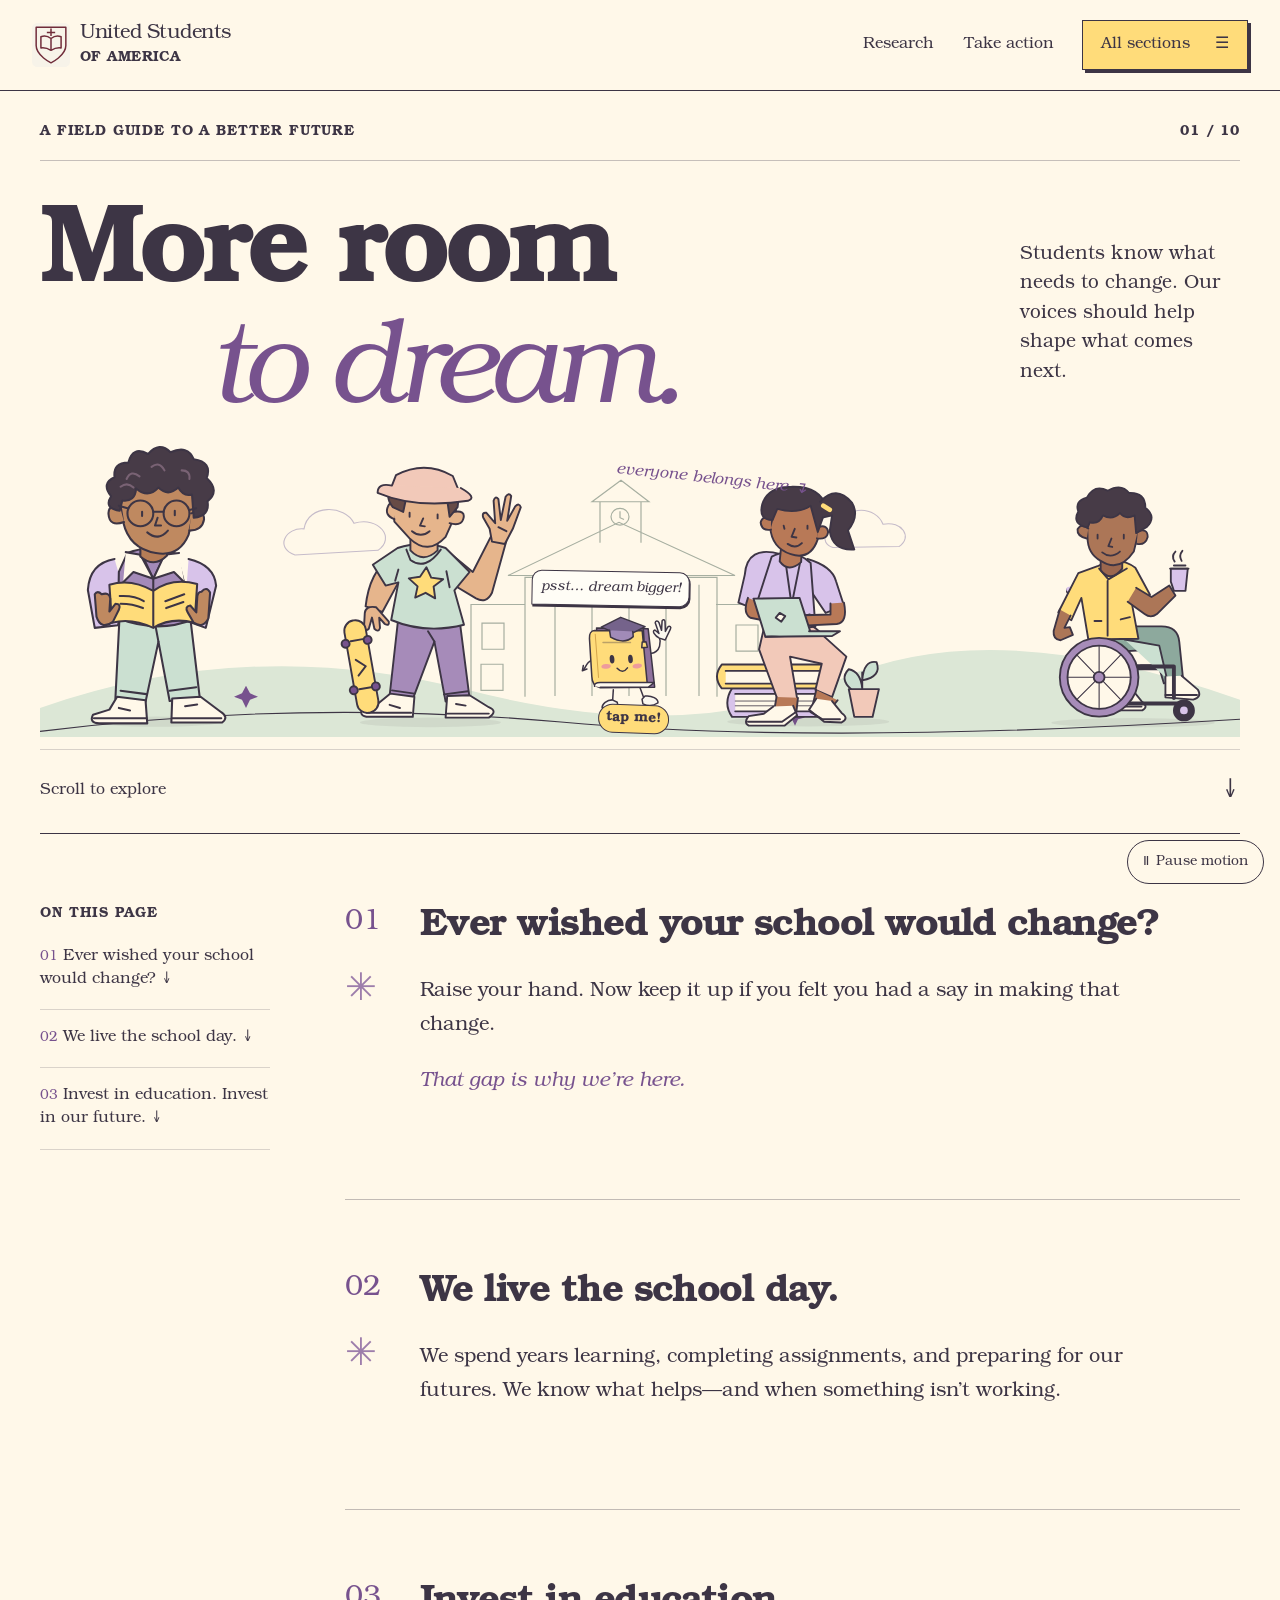
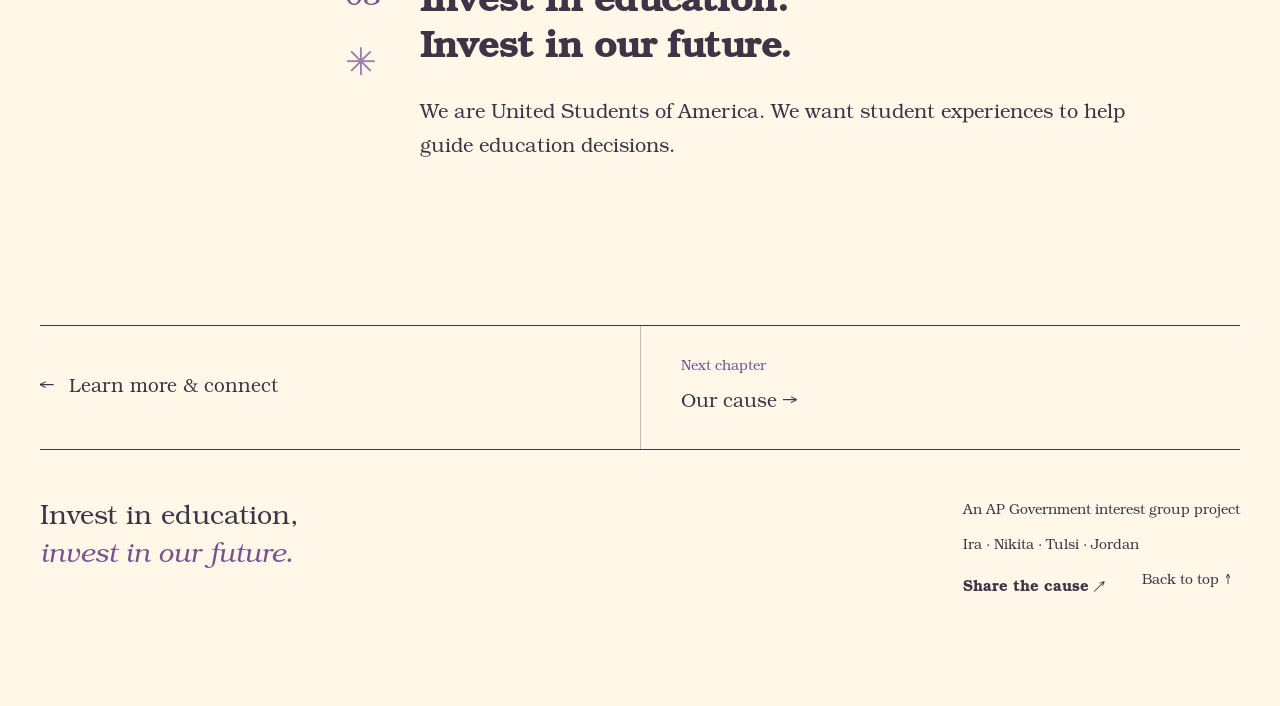
<file: index.html>
<!doctype html><html lang="en"><head><meta charset="utf-8"><meta name="viewport" content="width=device-width,initial-scale=1"><meta name="theme-color" content="#fff8e9"><title>Introduction · United Students of America</title><meta name="description" content="Students know what needs to change. Our voices should help shape what comes next."><link rel="icon" href="assets/crest.svg"><link rel="preload" href="assets/campus-bookman.woff" as="font" type="font/woff" crossorigin><link rel="stylesheet" href="styles.css"><link rel="stylesheet" href="playful.css"><link rel="stylesheet" href="fieldguide.css"><link rel="stylesheet" href="chapters.css"><script src="app.js" defer></script><script src="playful.js" defer></script></head><body><a class="skip-link" href="#main">Skip to content</a><div id="top"></div><svg class="svg-library" xmlns="http://www.w3.org/2000/svg" aria-hidden="true">
    <symbol id="arrow" viewbox="0 0 24 24"><path d="M5 12h14m-6-6 6 6-6 6"></path></symbol>
    <symbol id="arrow-up" viewbox="0 0 24 24"><path d="M6 18 18 6M6 6h12v12"></path></symbol>
    <symbol id="star" viewbox="0 0 48 48"><path d="M24 1c0 16-7 23-23 23 16 0 23 7 23 23 0-16 7-23 23-23C31 24 24 17 24 1Z"></path></symbol>
    <symbol id="book" viewbox="0 0 64 64"><path d="M32 17c-7-6-17-7-25-5v36c9-2 18 0 25 5 7-5 16-7 25-5V12c-8-2-18-1-25 5Zm0 0v36M14 22c4 0 7 1 10 3m-10 5c4 0 7 1 10 3m-10 5c4 0 7 1 10 3m16-16c3-2 6-3 10-3m-10 11c3-2 6-3 10-3m-10 11c3-2 6-3 10-3"></path></symbol>
    <symbol id="heart" viewbox="0 0 64 64"><path d="M32 49 12 30C-3 14 20 0 32 18 44 0 67 14 52 30L32 49Zm-18 5h36M21 60h22"></path></symbol>
    <symbol id="voice" viewbox="0 0 64 64"><path d="m10 23 34-12v36L10 35V23Zm0 3H5v7h5m7 5 4 15h9l-5-12m25-24 7-5m-7 19h9m-9 13 7 5"></path></symbol>
    <symbol id="crest" viewbox="0 0 64 74"><path d="M7 7h50v31c0 17-25 29-25 29S7 55 7 38V7Z"></path><path d="M32 26c-5-4-12-5-17-3v19c6-1 12 1 17 4 5-3 11-5 17-4V23c-5-2-12-1-17 3Zm0 0v20m-7-30h14m-7-7v13"></path></symbol>
    <symbol id="check" viewbox="0 0 24 24"><path d="m5 12 4 4L19 6"></path></symbol>
  </svg>

  <header class="site-header"><div class="nav-wrap"><a class="brand" href="index.html"><img src="assets/crest.svg" width="38" height="44" alt=""><span>United Students<span>of America</span></span></a><nav class="quick-nav" aria-label="Main navigation"><a href="research.html">Research</a><a href="action-2.html">Take action</a></nav><button class="chapters-button" id="open-chapters" aria-haspopup="dialog">All sections <span aria-hidden="true">☰</span></button></div><div class="scroll-progress" aria-hidden="true"></div></header><main id="main" class="section-width"><section class="chapter-cover home-cover"><div class="edition-line"><span>A field guide to a better future</span><span>01 / 10</span></div><div class="chapter-heading"><div><h1>More room<br><em>to dream.</em></h1><p class="lead">Students know what needs to change. Our voices should help shape what comes next.</p></div></div><div class="cover-quad" role="group" aria-label="Our illustrated campus community">
        <svg class="quad-landscape" viewbox="0 0 1200 300" preserveaspectratio="none" aria-hidden="true">
          <path d="M0 269Q210 190 429 250T800 238t400 22v40H0Z" fill="#dce7d6"></path>
          <path d="M0 294q261-35 521-10t679-3" fill="none" stroke="#3d3545" stroke-width="1.2"></path>
          <g fill="none" stroke="#a7afa1" stroke-width="1.2"><path d="M485 257V129h192v128m-209-130 111-57 116 57Zm47 8v121m37-119v119m37-119v119m37-119v119m33-119v119M560 92V48h41v44m-49-44 29-23 28 23Z"></path><path d="M431 255v-97h54m191 0h62v96m-296-76h22v28h-22Zm-1 44h22v28h-22Zm255-42h22v28h-22Zm0 44h22v28h-22Z"></path><circle cx="580" cy="64" r="9"></circle><path d="M580 58v7l4 2"></path></g>
          <g fill="#fff8e9" stroke="#c6bcca" stroke-width="1.1"><path d="M255 105c-21-8-9-30 9-28 4-27 41-26 50-6 25-8 42 16 24 29Z"></path><path d="M793 97c-15-5-7-23 8-22 5-25 35-22 42-3 19-4 30 14 16 24Z"></path></g>
          <g fill="#77528e" stroke="none"><path d="m202 253 4-8 4 8 8 4-8 3-4 9-4-9-8-3Zm550 23 3-7 3 7 7 3-7 2-3 7-3-7-7-2Z"></path></g>
        </svg>
        <svg class="cover-student student-reader character character-reader" viewBox="0 0 220 330" aria-hidden="true"><g xmlns="http://www.w3.org/2000/svg" stroke="#3d3545" stroke-width="2.4" stroke-linecap="round" stroke-linejoin="round">
      <ellipse cx="112" cy="318" rx="74" ry="6" fill="#3d354514" stroke="none"/>
      <path d="M69 192 64 291l35 4 15-70 13 69 35-4-12-101" fill="#cbe0d1"/>
      <path d="m111 209 3 16m-44 57 30 4m27-4 31-4" fill="none"/>
      <path d="m66 289-9 15-19 6q-5 9 7 10h56l-2-27Zm64 2-1 28h59q8-6-1-12l-24-18Z" fill="#fff8e9"/>
      <path d="M39 314h61m30 0h57m-119-12 13 3m64-5 14-2" fill="none"/>
      <path d="M63 129q-29 5-31 36l8 44 27-3 8-35m74-42q30 7 32 31l-12 49-25-9" fill="#d8c3ea"/>
      <path d="M78 122q28-11 57 1l20 76q-42 17-88-1l1-54Z" fill="#a48ab9"/>
      <path d="m95 124 13 28 14-28m-14 27v54m-37-16q17 8 35 8m6 0 34-8" fill="none"/>
      <path d="m76 121 17 3 15 28-23-8-12 12m65-34-17 2-13 28 24-8 12 12" fill="#fff8e9"/>
      <g class="reader-head"><path d="M93 105v21q16 14 31-1v-22" fill="#b67d56"/>
      <path d="M69 61q6-35 44-33 43 1 43 40l-7 33q-11 26-38 21-31-5-38-36Z" fill="#bf8960"/>
      <path d="M74 86q-17 6-18-9-1-11 13-10m83 9q15-6 15 7-2 13-17 13" fill="#bf8960"/>
      <path d="M69 73q-19-3-10-17-12-15 4-22-2-17 16-17 5-20 23-10 13-15 26-2 20-9 27 8 22 3 15 22 16 15 1 27 3 17-16 19l-2-27q-10 3-16-8-12 11-23 0-12 13-26 1-1 16-16 14Z" fill="#473b47"/>
      <path d="M77 36q5-11 15-3m14-11q9-7 15 4m20 0q10 0 9 10m-80 9q8-6 15 1" fill="none" stroke="#796274"/>
      <circle cx="93" cy="76" r="15" fill="none"/><circle cx="135" cy="76" r="15" fill="none"/><path d="M108 74h12m-42-4-10-3m82 5 8-2" fill="none"/>
      <path d="M95 74v5m38-6v5m-20 3-3 9h7m-16 8q13 11 24-2" fill="none"/>
      </g><g class="reading-book"><path d="M57 159q25-8 51 7 22-16 51-8l-3 45q-27-7-48 6-25-12-48-6Z" fill="#ffdc7a"/>
      <path d="m108 167 0 40m-39-35q17-1 28 6m-27 3q14 0 26 5m26-8 22-8m-21 16 20-7" fill="none"/>
      <path d="M48 170q-5-5-8 0l2 26q5 16 19 6l7-14q3-7-4-7l-7 9 1-15q-1-8-10-5Zm116-3q6-7 10 1l-2 30q-6 12-17 5l-7-12q-4-7 3-8l7 8 1-16q0-8 5-8Z" fill="#bf8960"/>
    </g></g>
  </svg>
        <svg class="cover-student student-skater character character-skater" viewBox="0 0 230 350" aria-hidden="true"><g xmlns="http://www.w3.org/2000/svg" stroke="#3d3545" stroke-width="2.4" stroke-linecap="round" stroke-linejoin="round">
      <ellipse cx="113" cy="338" rx="88" ry="6" fill="#3d354514" stroke="none"/>
      <path d="m73 206-11 99 29 4 27-72 14 75 30-4-13-102" fill="#a68bb9"/>
      <path d="m110 224 8 13m-53 61 28 4m37 1 30-4" fill="none"/>
      <path d="m63 302-16 13-16 2q-10 11 2 14h58l2-25Zm71 3-2 27h54q12-8 0-13l-24-15Z" fill="#fff8e9"/><path d="M33 326h56m44 1h53m-124-11 13 4m70-5 12 2" fill="none"/>
      <path d="M63 132q-26 17-31 61l21 7 20-37" fill="#e6b58c"/>
      <g class="wave-arm"><path d="M138 127l28 23 24-47 18 8-18 65q-7 14-20 7l-30-18" fill="#e6b58c"/><g class="student-wave"><path d="m190 112-3-16-8-14q-2-7 4-6l11 13-2-28q2-7 6-2l3 26 6-29q4-6 7-1l-5 31 10-18q5-5 7 1l-10 27-10 19Z" fill="#e6b58c"/><path d="m198 94 10 5" fill="none"/></g>
      </g><path d="M72 120q31-10 60 0l30 30-19 23 12 43q-48 12-91-6l9-47-16 4-16-26Z" fill="#cbe0d1"/>
      <path d="m83 122 5 13q19 14 38-13m-57 39 4-14m64 22-4-20" fill="none"/>
      <path d="m100 156 8-12 6 13 15 2-12 9 2 15-12-7-13 6 3-14-11-10Z" fill="#ffdc7a"/>
      <path d="M88 104v19q16 17 34 0v-20" fill="#e6b58c"/>
      <path d="M65 64q9-36 47-27 33 7 33 40l-13 29q-22 24-45 2L68 87Z" fill="#e6b58c"/>
      <path d="M68 84q-13-5-8-16 2-6 11-5m70 12q17-3 13 9-3 9-17 5" fill="#e6b58c"/>
      <path d="M66 69q-13-16 4-27 25-27 59-4 22 5 18 31l-10 12-4-28q-25 4-48-6l-6 28Z" fill="#674b46"/>
      <path d="m70 29-7 18q43 14 87 5l-9-22q-35-20-71-1Z" fill="#f2c9b9"/><path d="M65 42q-18-4-18 9 47 20 113 10 12-4-9-16" fill="#f2c9b9"/>
      <path d="m87 76 0 5m35-3v5m-18 0-4 9 6 1m-16 6q11 9 22 0" fill="none"/>
      <path d="M45 194q-13-2-14 7l-1 18q2 6 6 2l4-14 3 14q5 5 7-1l-1-13 7 8q6 3 5-3Z" fill="#e6b58c"/>
      <g transform="rotate(-10 25 267)"><rect x="13" y="210" width="27" height="117" rx="13" fill="#ffdc7a"/><path d="M19 235h15m-15 61h15" fill="none"/><circle cx="12" cy="237" r="5" fill="#77528e"/><circle cx="40" cy="237" r="5" fill="#77528e"/><circle cx="12" cy="296" r="5" fill="#77528e"/><circle cx="40" cy="296" r="5" fill="#77528e"/><path d="m21 259 11 10-11 10" fill="none"/></g>
    </g>
  </svg>
        <svg class="cover-student student-coder character character-coder" viewBox="0 0 260 320" aria-hidden="true"><g xmlns="http://www.w3.org/2000/svg" stroke="#3d3545" stroke-width="2.4" stroke-linecap="round" stroke-linejoin="round">
      <ellipse cx="136" cy="307" rx="102" ry="6" fill="#3d354514" stroke="none"/>
      <path d="M40 265h121v36H40q-12-17 0-36Z" fill="#d8c3ea"/><path d="M44 272h116v22H44" fill="#fff8e9"/><path d="M44 281h110m-110 6h109" fill="none" stroke-width="1"/>
      <path d="M27 235h134v30H27q-12-15 0-30Z" fill="#ffdc7a"/><path d="M32 243h128v16H32" fill="#fff8e9"/>
      <path d="M82 181q50-11 72 17l30 27-18 51-21-9 8-33-40-9 9 53-24 3-24-65Z" fill="#f2c9b9"/>
      <path d="m96 276-4 23q5 8 16 5l13-9 2-18m23-10-5 22 20 6 12-15" fill="#b87957"/>
      <path d="m92 288-12 9-19 3q-7 8 0 12h45l16-13-5-12m29-9-9 14 19 15 22 1q10-5 0-12l-12-15" fill="#fff8e9"/><path d="M60 307h43l17-12m19 0 15 9h22" fill="none"/>
      <path d="M101 96q-42-12-45 26l-8 35 25 10 16-26m46-39q31 9 36 28l10 31-23 9-17-25" fill="#d8c3ea"/>
      <path d="M90 99q25-13 49 8l6 80-64 8-9-40Z" fill="#d8c3ea"/>
      <path d="m107 103 8 57 11-55m-11 55-3 30m-27-14 14 3m26-4 13-3" fill="none"/>
      <g class="coder-head"><path d="m102 85-2 20q11 15 27 1l1-22" fill="#b87957"/>
      <path d="M97 30q30-21 54 8l-3 39q-9 27-34 19-24-8-26-34Z" fill="#b87957"/>
      <path d="M89 65q-12 2-13-9 2-9 13-5m59 11q12-4 13 6-1 10-14 8" fill="#b87957"/>
      <path d="M91 53q-18 0-13-20 7-22 37-22 36-1 44 26l-11 31-9-33q-17 11-42 4Z" fill="#473b47"/>
      <path d="M151 30q20-22 40 1 10 17-5 35l8 24q-27 2-31-23l3-20-12 3" fill="#473b47"/><path d="m155 35 8 5" stroke="#ffdc7a" stroke-width="6"/>
      <path d="m105 60 1 4m29-4 0 4m-16 0-4 10 6 1m-11 8q10 7 18-1" fill="none"/>
      </g><path d="M60 151q-7 19 3 25l39 8 5-13-28-12m85-1 0 14-34 1 0 13 42-2q14-2 9-27" fill="#b87957" class="typing-hands"/>
      <path d="m67 152 58-1 15 47-58 2Z" fill="#cbe0d1"/><path d="m82 200 84-1 10-6h-39" fill="#cbe0d1"/><path d="m100 170 7 4-5 7-7-5Z" fill="#fff8e9"/>
      <path d="M204 267v-22m-14 21q-15-13-3-25 15 3 17 24m0-10q2-26 18-23 7 18-18 23" fill="#cbe0d1"/><path d="m187 266 7 35h23l8-35Z" fill="#f2c9b9"/>
    </g>
  </svg>
        <svg class="cover-student student-wheelchair character character-wheelchair" viewBox="0 0 250 310" aria-hidden="true"><g xmlns="http://www.w3.org/2000/svg" stroke="#3d3545" stroke-width="2.4" stroke-linecap="round" stroke-linejoin="round">
      <ellipse cx="127" cy="298" rx="106" ry="6" fill="#3d354514" stroke="none"/>
      <path d="M44 127h25l15 99h85" fill="none" stroke-width="8"/><path d="M44 125h22" fill="none" stroke="#d8c3ea" stroke-width="7"/>
      <path d="M92 173h72q21 0 23 20l5 49-25 5-13-44-50 3Z" fill="#8da99d"/><path d="m116 190 45 8 10 43m-69-44 24 53-28 10-30-58" fill="#cbe0d1"/>
      <path d="M169 238v27l36 3q12-3 6-13l-21-18m-91 16 1 29h39q9-5-1-12l-16-20" fill="#fff8e9"/><path d="M169 262h41m-109 15h37" fill="none"/>
      <path d="M81 95q27-15 49 2l19 35-23 14 8 43-65 1-9-54-13 29-17-10 26-51Z" fill="#ffdc7a"/>
      <path d="m83 98 12 14 24-14m-25 16v71m-17-19h9m25-2 12-3" fill="none"/>
      <path d="M85 80v20q13 17 28-2V81" fill="#9c674e"/>
      <path d="M67 36q11-25 36-21 32 7 31 36l-6 25q-19 28-43 12-18-10-17-33Z" fill="#ac7657"/>
      <path d="M67 59q-13-3-12-12 5-9 14-1m64 4q13-5 13 7-3 11-14 9" fill="#ac7657"/>
      <path d="M68 45q-21-5-12-21-5-14 11-18 10-18 27-9 18-10 28 3 21-1 21 19 15 12 2 25l-14 8-2-23q-12 6-19-3-10 10-22 3-5 12-17 9Z" fill="#473b47"/>
      <path d="m81 54 0 5m34-5v5m-16 0-4 10 5 1m-13 7q11 9 23-1" fill="none"/>
      <path d="m131 123 20 12 23-15 8 13-24 24q-8 6-16 0l-22-16m-88 10-8 28q-1 11 9 12l16-7-4-10-7 1 8-16" fill="#ac7657"/>
      <path d="M176 115v-17h22l-3 29h-15Z" fill="#d8c3ea"/><path d="M175 98h24m-19-4h15m-14-5q-5-7 1-13m8 12q-4-7 1-13" fill="none"/>
      <path d="m69 204 19 69h110m-18-7 0-41h-43" fill="none" stroke-width="5"/>
      <g class="rolling-wheel"><circle cx="83" cy="239" r="51" fill="#a78cb9"/><circle cx="83" cy="239" r="41" fill="#fff8e9"/><circle cx="83" cy="239" r="7" fill="#a78cb9"/>
      <path d="M83 198v34m0 14v34m-41-41h34m14 0h34m-70-29 23 24m11 10 23 24m-57 0 24-24m10-10 23-24" fill="none" stroke-width="1.4"/>
      </g><circle cx="193" cy="282" r="13" fill="#3d3545"/><circle cx="193" cy="282" r="5" fill="#d8c3ea" stroke="none"/>
    </g>
  </svg>
        <span class="quad-scribble" aria-hidden="true">everyone belongs here ↴</span>
        <button class="book-mascot" id="book-mascot" aria-label="Say hello to our book mascot">
          <span class="mascot-bubble" id="mascot-bubble">psst… dream bigger!</span>
          <svg class="mascot-art" viewbox="0 0 240 230" aria-hidden="true">
            <ellipse class="mascot-shadow" cx="120" cy="219" rx="65" ry="7" fill="#3d35451a" stroke="none"></ellipse>
            <g class="mascot-character" stroke="#3d3545" stroke-width="3.2" stroke-linecap="round" stroke-linejoin="round">
              <path d="m91 174-4 26m60-29 8 29" fill="none"></path>
              <path d="M87 195c-11-1-23 7-23 15 9 7 24 6 34 0l-1-9Zm70-2c14-1 28 9 26 17-11 6-24 4-32-1l-1-10Z" fill="#faf7ef"></path>
              <path d="M60 105c-17 1-22 12-27 20m-1-8-3 11 10-3" fill="none"></path>
              <g class="mascot-arm"><path d="M177 104c22-1 24-24 21-34" fill="none"></path><path d="M198 73c-10-6-15-17-8-18l8 8-6-23c1-5 6-5 8 0l4 17 3-20c2-4 6-2 6 2l-1 21 6-9c4-3 8 1 5 5l-13 22Z" fill="#faf7ef"></path></g>
              <path d="m67 40 109 11 3 125-116-9Z" fill="#8f719d"></path>
              <path d="m62 45 101 9 1 121-100-9c-12-1-17-12-16-24l2-81c0-10 5-16 12-16Z" fill="#ffdc7a"></path>
              <path d="m64 166 101 9 14-9-114-10c-10-1-14 3-13 7" fill="#fffaf0"></path>
              <path d="m63 53-1 92" fill="none" stroke="#d3a34a" stroke-width="2"></path>
              <path d="m78 72 58 5" fill="none" opacity=".35"></path>
              <g class="mascot-eyes" fill="#3d3545" stroke="none"><ellipse cx="94" cy="109" rx="5" ry="9"></ellipse><ellipse cx="133" cy="112" rx="5" ry="9"></ellipse></g>
              <ellipse cx="80" cy="123" rx="10" ry="5" fill="#ee9b9c" stroke="none"></ellipse><ellipse cx="146" cy="128" rx="10" ry="5" fill="#ee9b9c" stroke="none"></ellipse>
              <path d="M103 129q11 14 22 1" fill="none"></path>
              <path d="m77 39 43-17 50 24-44 18Z" fill="#75638b"></path><path d="m94 47 1 15q28 19 48 3V54" fill="#a18bb8"></path><path d="m166 48-1 28m-4 2h8l2 12h-12Z" fill="#ffdc7a"></path>
            </g>
          </svg>
          <span class="mascot-hint">tap me!</span>
        </button>
      </div>
      <a class="scroll-invite" href="#raise-your-hand">Scroll to explore <span aria-hidden="true">↓</span></a></section><div class="chapter-body"><nav class="point-nav" aria-label="On this page"><span class="eyebrow">On this page</span><a href="#raise-your-hand"><span>01</span> Ever wished your school would change? ↓</a><a href="#student-voices"><span>02</span> We live the school day. ↓</a><a href="#our-message"><span>03</span> Invest in education. Invest in our future. ↓</a></nav><div><section class="chapter-point" id="raise-your-hand"><div class="point-index">01<span aria-hidden="true">✳</span></div><div class="point-content"><h2>Ever wished your school would change?</h2><p>Raise your hand. Now keep it up if you felt you had a say in making that change.</p><p class="pencil-note">That gap is why we’re here.</p></div></section><section class="chapter-point" id="student-voices"><div class="point-index">02<span aria-hidden="true">✳</span></div><div class="point-content"><h2>We live the school day.</h2><p>We spend years learning, completing assignments, and preparing for our futures. We know what helps—and when something isn’t working.</p></div></section><section class="chapter-point" id="our-message"><div class="point-index">03<span aria-hidden="true">✳</span></div><div class="point-content"><h2>Invest in education.<br>Invest in our future.</h2><p>We are United Students of America. We want student experiences to help guide education decisions.</p></div></section></div></div><nav class="page-turn" aria-label="Chapter navigation"><a href="connect.html">← <span>Learn more & connect</span></a><a href="our-cause.html"><small>Next chapter</small><span>Our cause →</span></a></nav></main><footer class="site-footer section-width"><p>Invest in education,<br><strong>invest in our future.</strong></p><div><span>An AP Government interest group project</span><span>Ira · Nikita · Tulsi · Jordan</span><button class="text-link" id="share-site">Share the cause ↗</button><a href="#top">Back to top ↑</a></div></footer><dialog class="chapters-dialog" id="chapters-dialog" aria-labelledby="chapters-title"><div class="dialog-inner"><button class="dialog-close" aria-label="Close sections">×</button><p class="eyebrow">The field guide</p><h2 id="chapters-title">One cause.<br>Ten chapters.</h2><nav aria-label="All sections"><a href="index.html" aria-current="page"><span>01</span>Introduction<span aria-hidden="true">↗</span></a><a href="our-cause.html"><span>02</span>Our cause<span aria-hidden="true">↗</span></a><a href="research.html"><span>03</span>Examples & research<span aria-hidden="true">↗</span></a><a href="why-it-matters.html"><span>04</span>Why it matters<span aria-hidden="true">↗</span></a><a href="fundraising.html"><span>05</span>Fundraising plan<span aria-hidden="true">↗</span></a><a href="stand-out.html"><span>06</span>How we stand out<span aria-hidden="true">↗</span></a><a href="action-1.html"><span>07</span>Taking action · Part 1<span aria-hidden="true">↗</span></a><a href="action-2.html"><span>08</span>Taking action · Part 2<span aria-hidden="true">↗</span></a><a href="action-3.html"><span>09</span>Taking action · Part 3<span aria-hidden="true">↗</span></a><a href="connect.html"><span>10</span>Learn more & connect<span aria-hidden="true">↗</span></a><a href="dream-campus.html"><span>✦</span>Play: Dream campus<span>↗</span></a></nav></div></dialog><dialog id="message-dialog" aria-labelledby="message-title" class="message-dialog"><div class="dialog-inner"><button class="dialog-close" aria-label="Close message builder">×</button><p class="eyebrow">Start a conversation</p><h2 id="message-title">Your words.<br><em>Your impact.</em></h2><p class="dialog-description">Make this draft your own before sharing it with an education decision-maker.</p><label for="message-topic">Your priority</label><select id="message-topic"><option value="access">More affordable education</option><option value="resources">Better learning resources</option><option value="support">Stronger student support</option></select><label for="personal-story">Why it matters to you <span>(optional)</span></label><textarea id="personal-story" rows="2" maxlength="600" placeholder="A sentence about your experience…"></textarea><label for="message-draft">Your editable message</label><textarea id="message-draft" rows="8" spellcheck="true"></textarea><div class="dialog-actions"><button class="button primary" id="copy-message">Copy message <svg aria-hidden="true"><use href="#arrow"></use></svg></button><button class="button outline" id="download-message">Download draft ↓</button></div><p class="privacy-note">Nothing is submitted or stored. You choose where to send your message.</p><p class="dialog-feedback" id="message-feedback" role="status" aria-live="polite"></p></div></dialog>
  <dialog id="event-dialog" aria-labelledby="event-title"><div class="dialog-inner"><button class="dialog-close" aria-label="Close event details">×</button><p class="eyebrow">An idea for our campus</p><h2 id="event-title"></h2><p id="event-description" class="dialog-description"></p><div class="event-detail"><span>The idea</span><p id="event-format"></p></div><div class="event-detail"><span>How to help</span><p id="event-help"></p></div><p class="proposal-note">This is a proposed activity for our AP Government project. Registration and donations are not open.</p><button class="button primary" id="event-to-action">Speak up for education <svg aria-hidden="true"><use href="#arrow"></use></svg></button></div></dialog>
  <dialog id="share-dialog" aria-labelledby="share-title"><div class="dialog-inner"><button class="dialog-close" aria-label="Close share link">×</button><p class="eyebrow">Pass it along</p><h2 id="share-title">Share <em>the cause.</em></h2><p class="dialog-description">Copy this link to share the project.</p><label for="share-url">Project link</label><input type="text" id="share-url" readonly><button class="button primary" id="copy-site-url">Copy link <svg aria-hidden="true"><use href="#arrow"></use></svg></button><p class="dialog-feedback" id="share-feedback" role="status" aria-live="polite"></p></div></dialog>
  <div class="toast" role="status" aria-live="polite"></div><button class="motion-toggle" id="motion-toggle" aria-pressed="false">Ⅱ Pause motion</button><div class="confetti-layer" aria-hidden="true"></div></body></html>
</file>
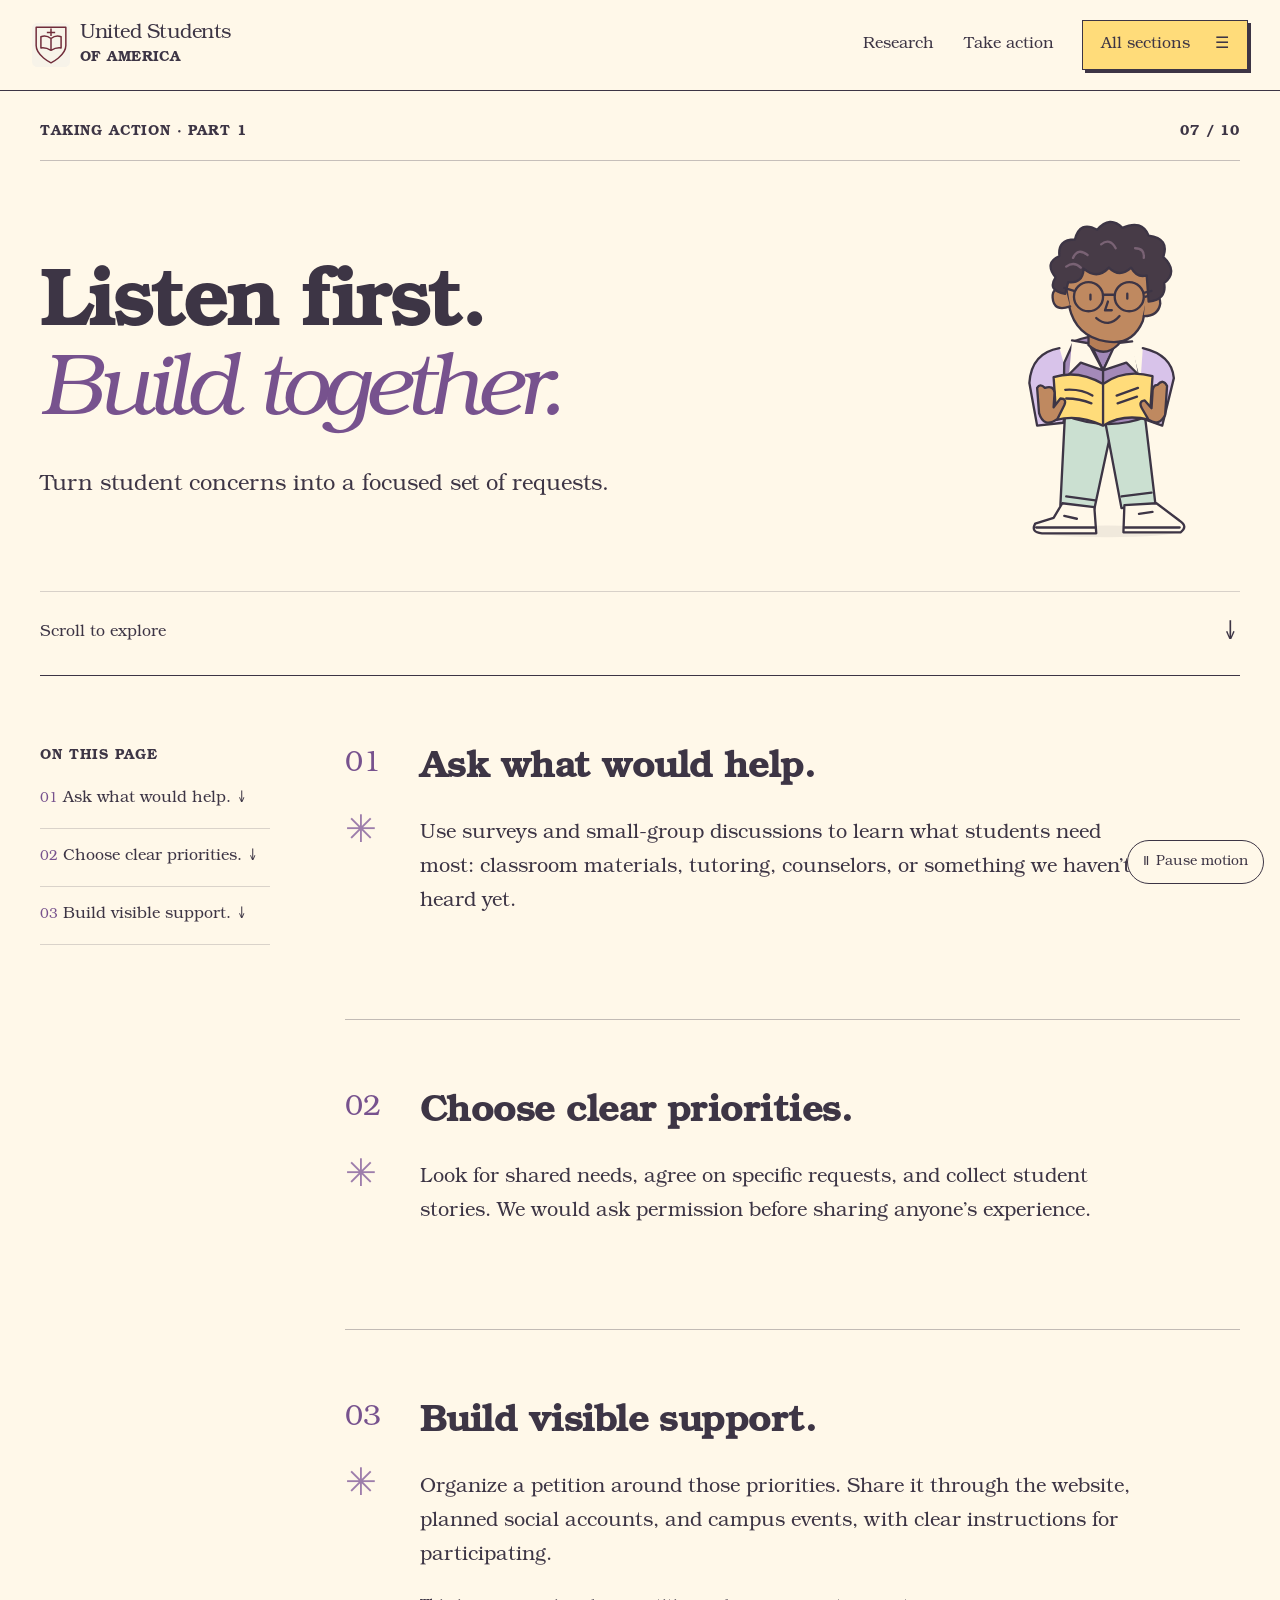
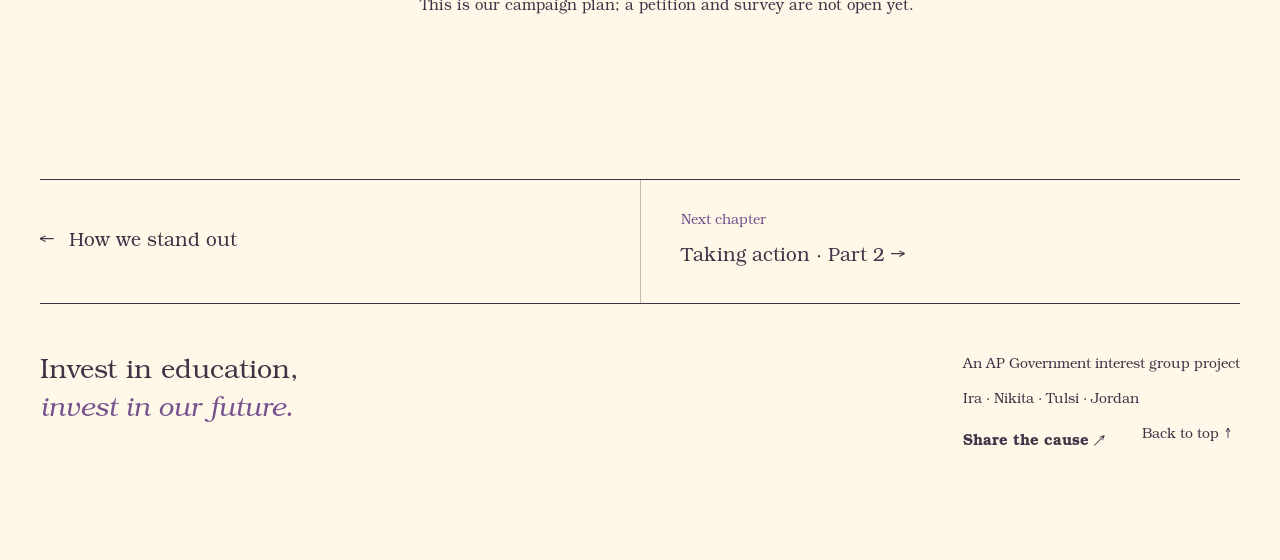
<file: action-1.html>
<!doctype html><html lang="en"><head><meta charset="utf-8"><meta name="viewport" content="width=device-width,initial-scale=1"><meta name="theme-color" content="#fff8e9"><title>Taking action · Part 1 · United Students of America</title><meta name="description" content="Turn student concerns into a focused set of requests."><link rel="icon" href="assets/crest.svg"><link rel="preload" href="assets/campus-bookman.woff" as="font" type="font/woff" crossorigin><link rel="stylesheet" href="styles.css"><link rel="stylesheet" href="playful.css"><link rel="stylesheet" href="fieldguide.css"><link rel="stylesheet" href="chapters.css"><script src="app.js" defer></script><script src="playful.js" defer></script></head><body><a class="skip-link" href="#main">Skip to content</a><div id="top"></div><svg class="svg-library" xmlns="http://www.w3.org/2000/svg" aria-hidden="true">
    <symbol id="arrow" viewbox="0 0 24 24"><path d="M5 12h14m-6-6 6 6-6 6"></path></symbol>
    <symbol id="arrow-up" viewbox="0 0 24 24"><path d="M6 18 18 6M6 6h12v12"></path></symbol>
    <symbol id="star" viewbox="0 0 48 48"><path d="M24 1c0 16-7 23-23 23 16 0 23 7 23 23 0-16 7-23 23-23C31 24 24 17 24 1Z"></path></symbol>
    <symbol id="book" viewbox="0 0 64 64"><path d="M32 17c-7-6-17-7-25-5v36c9-2 18 0 25 5 7-5 16-7 25-5V12c-8-2-18-1-25 5Zm0 0v36M14 22c4 0 7 1 10 3m-10 5c4 0 7 1 10 3m-10 5c4 0 7 1 10 3m16-16c3-2 6-3 10-3m-10 11c3-2 6-3 10-3m-10 11c3-2 6-3 10-3"></path></symbol>
    <symbol id="heart" viewbox="0 0 64 64"><path d="M32 49 12 30C-3 14 20 0 32 18 44 0 67 14 52 30L32 49Zm-18 5h36M21 60h22"></path></symbol>
    <symbol id="voice" viewbox="0 0 64 64"><path d="m10 23 34-12v36L10 35V23Zm0 3H5v7h5m7 5 4 15h9l-5-12m25-24 7-5m-7 19h9m-9 13 7 5"></path></symbol>
    <symbol id="crest" viewbox="0 0 64 74"><path d="M7 7h50v31c0 17-25 29-25 29S7 55 7 38V7Z"></path><path d="M32 26c-5-4-12-5-17-3v19c6-1 12 1 17 4 5-3 11-5 17-4V23c-5-2-12-1-17 3Zm0 0v20m-7-30h14m-7-7v13"></path></symbol>
    <symbol id="check" viewbox="0 0 24 24"><path d="m5 12 4 4L19 6"></path></symbol>
  </svg>

  <header class="site-header"><div class="nav-wrap"><a class="brand" href="index.html"><img src="assets/crest.svg" width="38" height="44" alt=""><span>United Students<span>of America</span></span></a><nav class="quick-nav" aria-label="Main navigation"><a href="research.html">Research</a><a href="action-2.html">Take action</a></nav><button class="chapters-button" id="open-chapters" aria-haspopup="dialog">All sections <span aria-hidden="true">☰</span></button></div><div class="scroll-progress" aria-hidden="true"></div></header><main id="main" class="section-width"><section class="chapter-cover "><div class="edition-line"><span>Taking action · Part 1</span><span>07 / 10</span></div><div class="chapter-heading"><div><h1>Listen first.<br><em>Build together.</em></h1><p class="lead">Turn student concerns into a focused set of requests.</p></div><svg class="chapter-person character character-reader" viewBox="0 0 220 330" aria-hidden="true"><g xmlns="http://www.w3.org/2000/svg" stroke="#3d3545" stroke-width="2.4" stroke-linecap="round" stroke-linejoin="round">
      <ellipse cx="112" cy="318" rx="74" ry="6" fill="#3d354514" stroke="none"/>
      <path d="M69 192 64 291l35 4 15-70 13 69 35-4-12-101" fill="#cbe0d1"/>
      <path d="m111 209 3 16m-44 57 30 4m27-4 31-4" fill="none"/>
      <path d="m66 289-9 15-19 6q-5 9 7 10h56l-2-27Zm64 2-1 28h59q8-6-1-12l-24-18Z" fill="#fff8e9"/>
      <path d="M39 314h61m30 0h57m-119-12 13 3m64-5 14-2" fill="none"/>
      <path d="M63 129q-29 5-31 36l8 44 27-3 8-35m74-42q30 7 32 31l-12 49-25-9" fill="#d8c3ea"/>
      <path d="M78 122q28-11 57 1l20 76q-42 17-88-1l1-54Z" fill="#a48ab9"/>
      <path d="m95 124 13 28 14-28m-14 27v54m-37-16q17 8 35 8m6 0 34-8" fill="none"/>
      <path d="m76 121 17 3 15 28-23-8-12 12m65-34-17 2-13 28 24-8 12 12" fill="#fff8e9"/>
      <g class="reader-head"><path d="M93 105v21q16 14 31-1v-22" fill="#b67d56"/>
      <path d="M69 61q6-35 44-33 43 1 43 40l-7 33q-11 26-38 21-31-5-38-36Z" fill="#bf8960"/>
      <path d="M74 86q-17 6-18-9-1-11 13-10m83 9q15-6 15 7-2 13-17 13" fill="#bf8960"/>
      <path d="M69 73q-19-3-10-17-12-15 4-22-2-17 16-17 5-20 23-10 13-15 26-2 20-9 27 8 22 3 15 22 16 15 1 27 3 17-16 19l-2-27q-10 3-16-8-12 11-23 0-12 13-26 1-1 16-16 14Z" fill="#473b47"/>
      <path d="M77 36q5-11 15-3m14-11q9-7 15 4m20 0q10 0 9 10m-80 9q8-6 15 1" fill="none" stroke="#796274"/>
      <circle cx="93" cy="76" r="15" fill="none"/><circle cx="135" cy="76" r="15" fill="none"/><path d="M108 74h12m-42-4-10-3m82 5 8-2" fill="none"/>
      <path d="M95 74v5m38-6v5m-20 3-3 9h7m-16 8q13 11 24-2" fill="none"/>
      </g><g class="reading-book"><path d="M57 159q25-8 51 7 22-16 51-8l-3 45q-27-7-48 6-25-12-48-6Z" fill="#ffdc7a"/>
      <path d="m108 167 0 40m-39-35q17-1 28 6m-27 3q14 0 26 5m26-8 22-8m-21 16 20-7" fill="none"/>
      <path d="M48 170q-5-5-8 0l2 26q5 16 19 6l7-14q3-7-4-7l-7 9 1-15q-1-8-10-5Zm116-3q6-7 10 1l-2 30q-6 12-17 5l-7-12q-4-7 3-8l7 8 1-16q0-8 5-8Z" fill="#bf8960"/>
    </g></g>
  </svg></div><a class="scroll-invite" href="#listen">Scroll to explore <span aria-hidden="true">↓</span></a></section><div class="chapter-body"><nav class="point-nav" aria-label="On this page"><span class="eyebrow">On this page</span><a href="#listen"><span>01</span> Ask what would help. ↓</a><a href="#priorities"><span>02</span> Choose clear priorities. ↓</a><a href="#petition"><span>03</span> Build visible support. ↓</a></nav><div><section class="chapter-point" id="listen"><div class="point-index">01<span aria-hidden="true">✳</span></div><div class="point-content"><h2>Ask what would help.</h2><p>Use surveys and small-group discussions to learn what students need most: classroom materials, tutoring, counselors, or something we haven’t heard yet.</p></div></section><section class="chapter-point" id="priorities"><div class="point-index">02<span aria-hidden="true">✳</span></div><div class="point-content"><h2>Choose clear priorities.</h2><p>Look for shared needs, agree on specific requests, and collect student stories. We would ask permission before sharing anyone’s experience.</p></div></section><section class="chapter-point" id="petition"><div class="point-index">03<span aria-hidden="true">✳</span></div><div class="point-content"><h2>Build visible support.</h2><p>Organize a petition around those priorities. Share it through the website, planned social accounts, and campus events, with clear instructions for participating.</p><p class="note">This is our campaign plan; a petition and survey are not open yet.</p></div></section></div></div><nav class="page-turn" aria-label="Chapter navigation"><a href="stand-out.html">← <span>How we stand out</span></a><a href="action-2.html"><small>Next chapter</small><span>Taking action · Part 2 →</span></a></nav></main><footer class="site-footer section-width"><p>Invest in education,<br><strong>invest in our future.</strong></p><div><span>An AP Government interest group project</span><span>Ira · Nikita · Tulsi · Jordan</span><button class="text-link" id="share-site">Share the cause ↗</button><a href="#top">Back to top ↑</a></div></footer><dialog class="chapters-dialog" id="chapters-dialog" aria-labelledby="chapters-title"><div class="dialog-inner"><button class="dialog-close" aria-label="Close sections">×</button><p class="eyebrow">The field guide</p><h2 id="chapters-title">One cause.<br>Ten chapters.</h2><nav aria-label="All sections"><a href="index.html"><span>01</span>Introduction<span aria-hidden="true">↗</span></a><a href="our-cause.html"><span>02</span>Our cause<span aria-hidden="true">↗</span></a><a href="research.html"><span>03</span>Examples & research<span aria-hidden="true">↗</span></a><a href="why-it-matters.html"><span>04</span>Why it matters<span aria-hidden="true">↗</span></a><a href="fundraising.html"><span>05</span>Fundraising plan<span aria-hidden="true">↗</span></a><a href="stand-out.html"><span>06</span>How we stand out<span aria-hidden="true">↗</span></a><a href="action-1.html" aria-current="page"><span>07</span>Taking action · Part 1<span aria-hidden="true">↗</span></a><a href="action-2.html"><span>08</span>Taking action · Part 2<span aria-hidden="true">↗</span></a><a href="action-3.html"><span>09</span>Taking action · Part 3<span aria-hidden="true">↗</span></a><a href="connect.html"><span>10</span>Learn more & connect<span aria-hidden="true">↗</span></a><a href="dream-campus.html"><span>✦</span>Play: Dream campus<span>↗</span></a></nav></div></dialog><dialog id="message-dialog" aria-labelledby="message-title" class="message-dialog"><div class="dialog-inner"><button class="dialog-close" aria-label="Close message builder">×</button><p class="eyebrow">Start a conversation</p><h2 id="message-title">Your words.<br><em>Your impact.</em></h2><p class="dialog-description">Make this draft your own before sharing it with an education decision-maker.</p><label for="message-topic">Your priority</label><select id="message-topic"><option value="access">More affordable education</option><option value="resources">Better learning resources</option><option value="support">Stronger student support</option></select><label for="personal-story">Why it matters to you <span>(optional)</span></label><textarea id="personal-story" rows="2" maxlength="600" placeholder="A sentence about your experience…"></textarea><label for="message-draft">Your editable message</label><textarea id="message-draft" rows="8" spellcheck="true"></textarea><div class="dialog-actions"><button class="button primary" id="copy-message">Copy message <svg aria-hidden="true"><use href="#arrow"></use></svg></button><button class="button outline" id="download-message">Download draft ↓</button></div><p class="privacy-note">Nothing is submitted or stored. You choose where to send your message.</p><p class="dialog-feedback" id="message-feedback" role="status" aria-live="polite"></p></div></dialog>
  <dialog id="event-dialog" aria-labelledby="event-title"><div class="dialog-inner"><button class="dialog-close" aria-label="Close event details">×</button><p class="eyebrow">An idea for our campus</p><h2 id="event-title"></h2><p id="event-description" class="dialog-description"></p><div class="event-detail"><span>The idea</span><p id="event-format"></p></div><div class="event-detail"><span>How to help</span><p id="event-help"></p></div><p class="proposal-note">This is a proposed activity for our AP Government project. Registration and donations are not open.</p><button class="button primary" id="event-to-action">Speak up for education <svg aria-hidden="true"><use href="#arrow"></use></svg></button></div></dialog>
  <dialog id="share-dialog" aria-labelledby="share-title"><div class="dialog-inner"><button class="dialog-close" aria-label="Close share link">×</button><p class="eyebrow">Pass it along</p><h2 id="share-title">Share <em>the cause.</em></h2><p class="dialog-description">Copy this link to share the project.</p><label for="share-url">Project link</label><input type="text" id="share-url" readonly><button class="button primary" id="copy-site-url">Copy link <svg aria-hidden="true"><use href="#arrow"></use></svg></button><p class="dialog-feedback" id="share-feedback" role="status" aria-live="polite"></p></div></dialog>
  <div class="toast" role="status" aria-live="polite"></div><button class="motion-toggle" id="motion-toggle" aria-pressed="false">Ⅱ Pause motion</button><div class="confetti-layer" aria-hidden="true"></div></body></html>
</file>
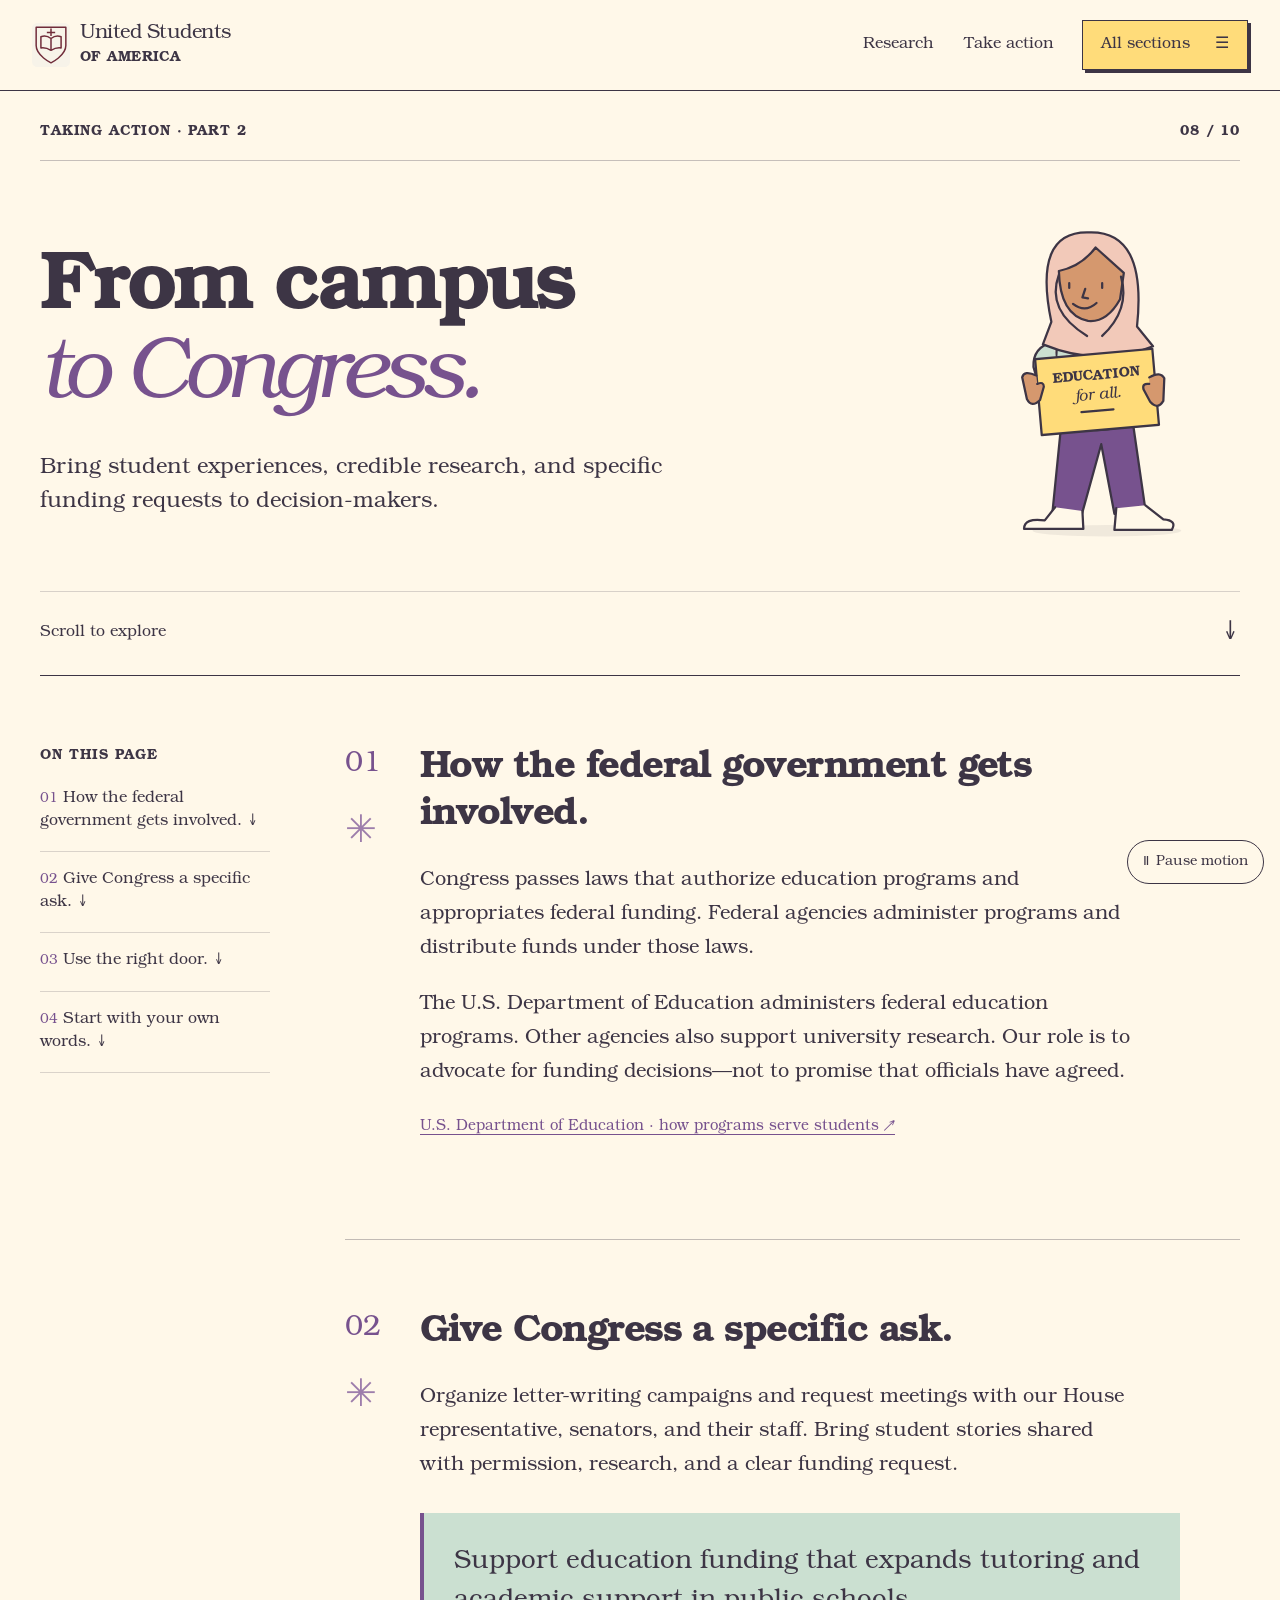
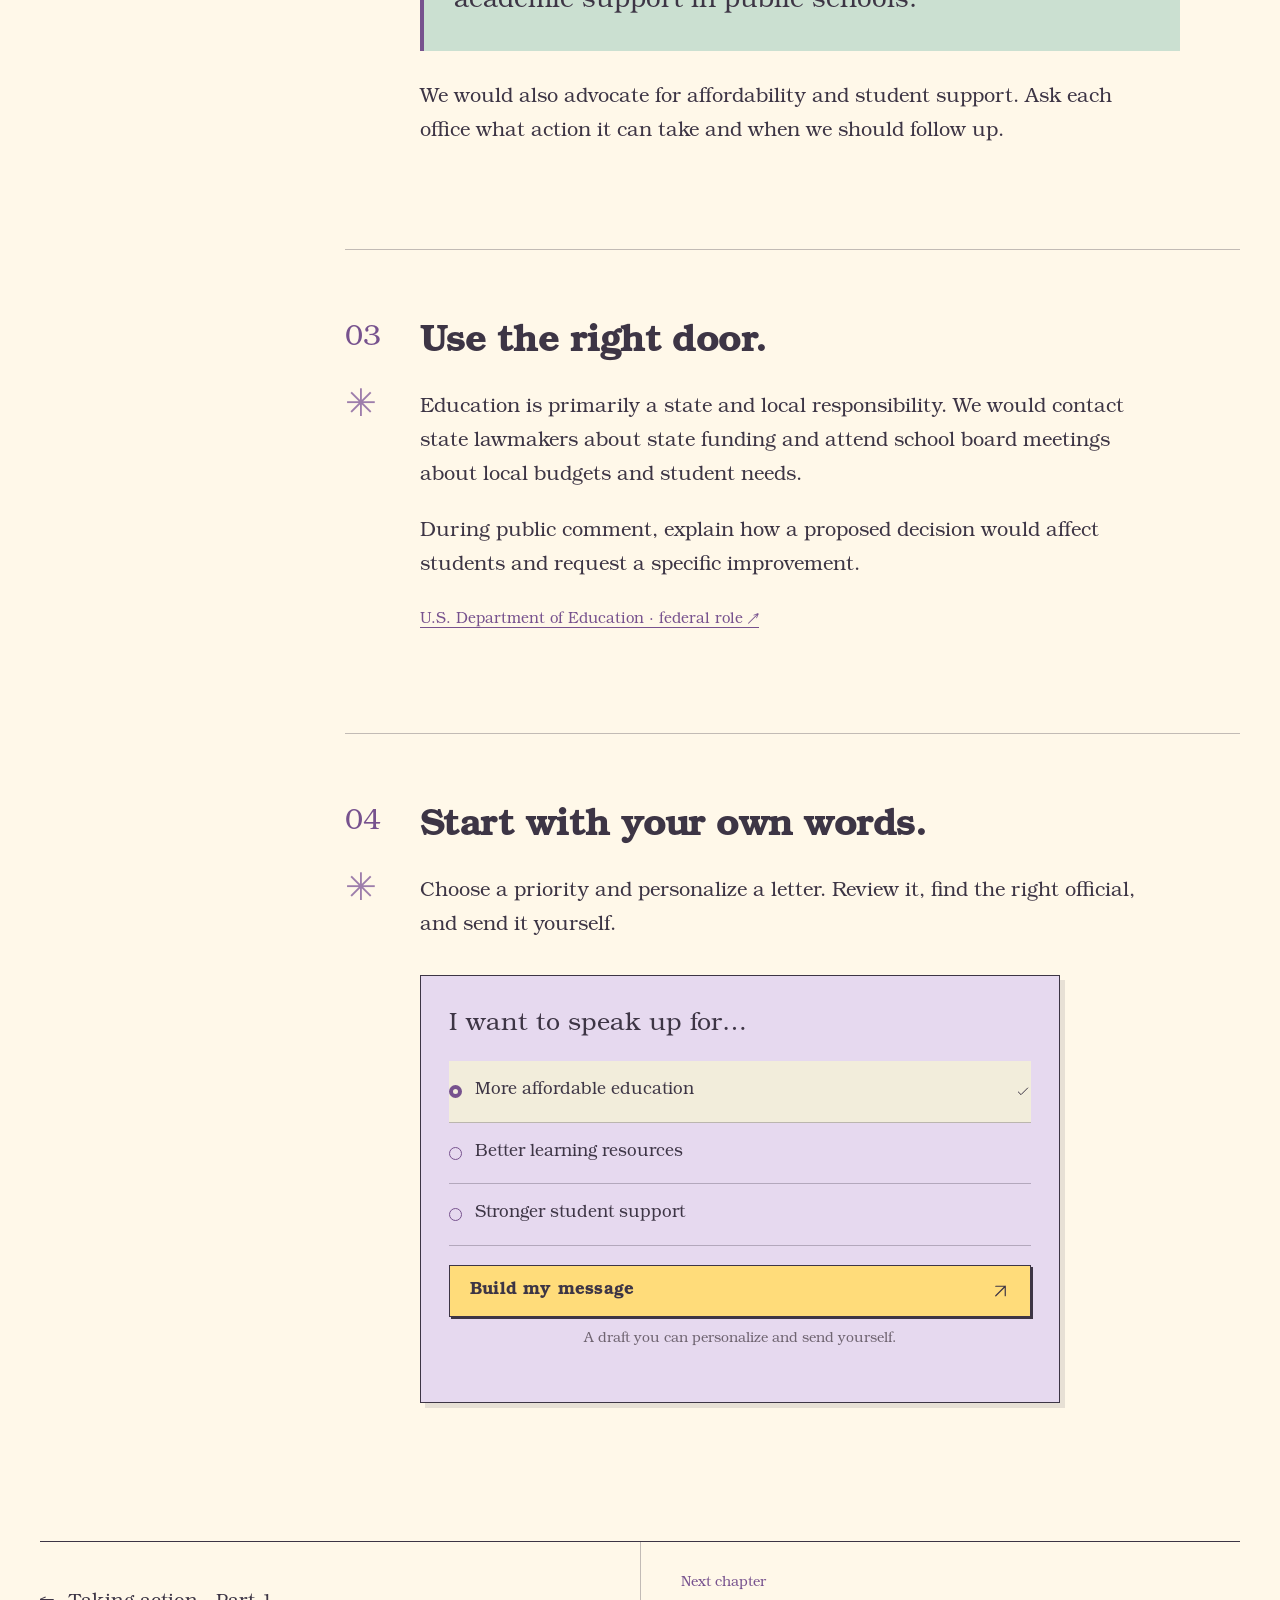
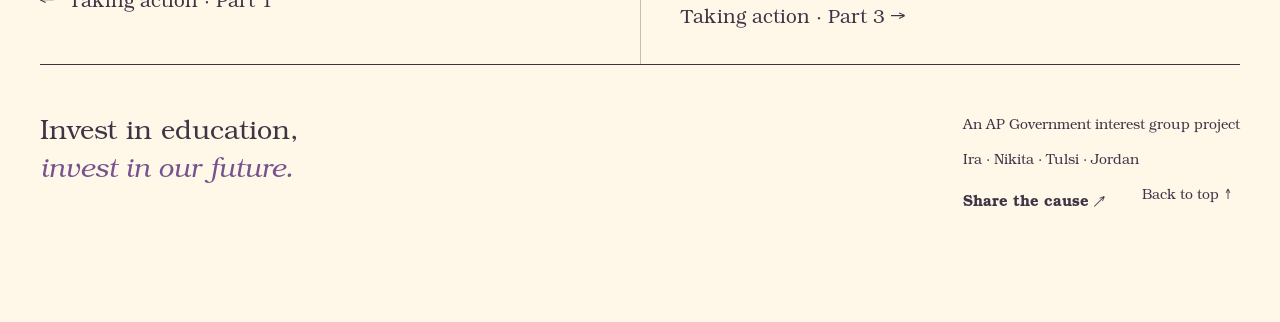
<file: action-2.html>
<!doctype html><html lang="en"><head><meta charset="utf-8"><meta name="viewport" content="width=device-width,initial-scale=1"><meta name="theme-color" content="#fff8e9"><title>Taking action · Part 2 · United Students of America</title><meta name="description" content="Bring student experiences, credible research, and specific funding requests to decision-makers."><link rel="icon" href="assets/crest.svg"><link rel="preload" href="assets/campus-bookman.woff" as="font" type="font/woff" crossorigin><link rel="stylesheet" href="styles.css"><link rel="stylesheet" href="playful.css"><link rel="stylesheet" href="fieldguide.css"><link rel="stylesheet" href="chapters.css"><script src="app.js" defer></script><script src="playful.js" defer></script></head><body><a class="skip-link" href="#main">Skip to content</a><div id="top"></div><svg class="svg-library" xmlns="http://www.w3.org/2000/svg" aria-hidden="true">
    <symbol id="arrow" viewbox="0 0 24 24"><path d="M5 12h14m-6-6 6 6-6 6"></path></symbol>
    <symbol id="arrow-up" viewbox="0 0 24 24"><path d="M6 18 18 6M6 6h12v12"></path></symbol>
    <symbol id="star" viewbox="0 0 48 48"><path d="M24 1c0 16-7 23-23 23 16 0 23 7 23 23 0-16 7-23 23-23C31 24 24 17 24 1Z"></path></symbol>
    <symbol id="book" viewbox="0 0 64 64"><path d="M32 17c-7-6-17-7-25-5v36c9-2 18 0 25 5 7-5 16-7 25-5V12c-8-2-18-1-25 5Zm0 0v36M14 22c4 0 7 1 10 3m-10 5c4 0 7 1 10 3m-10 5c4 0 7 1 10 3m16-16c3-2 6-3 10-3m-10 11c3-2 6-3 10-3m-10 11c3-2 6-3 10-3"></path></symbol>
    <symbol id="heart" viewbox="0 0 64 64"><path d="M32 49 12 30C-3 14 20 0 32 18 44 0 67 14 52 30L32 49Zm-18 5h36M21 60h22"></path></symbol>
    <symbol id="voice" viewbox="0 0 64 64"><path d="m10 23 34-12v36L10 35V23Zm0 3H5v7h5m7 5 4 15h9l-5-12m25-24 7-5m-7 19h9m-9 13 7 5"></path></symbol>
    <symbol id="crest" viewbox="0 0 64 74"><path d="M7 7h50v31c0 17-25 29-25 29S7 55 7 38V7Z"></path><path d="M32 26c-5-4-12-5-17-3v19c6-1 12 1 17 4 5-3 11-5 17-4V23c-5-2-12-1-17 3Zm0 0v20m-7-30h14m-7-7v13"></path></symbol>
    <symbol id="check" viewbox="0 0 24 24"><path d="m5 12 4 4L19 6"></path></symbol>
  </svg>

  <header class="site-header"><div class="nav-wrap"><a class="brand" href="index.html"><img src="assets/crest.svg" width="38" height="44" alt=""><span>United Students<span>of America</span></span></a><nav class="quick-nav" aria-label="Main navigation"><a href="research.html">Research</a><a href="action-2.html">Take action</a></nav><button class="chapters-button" id="open-chapters" aria-haspopup="dialog">All sections <span aria-hidden="true">☰</span></button></div><div class="scroll-progress" aria-hidden="true"></div></header><main id="main" class="section-width"><section class="chapter-cover "><div class="edition-line"><span>Taking action · Part 2</span><span>08 / 10</span></div><div class="chapter-heading"><div><h1>From campus<br><em>to Congress.</em></h1><p class="lead">Bring student experiences, credible research, and specific funding requests to decision-makers.</p></div><svg class="chapter-person character character-organizer" viewBox="0 0 250 340" aria-hidden="true"><g xmlns="http://www.w3.org/2000/svg" stroke="#3d3545" stroke-width="2.4" stroke-linecap="round" stroke-linejoin="round">
      <ellipse cx="127" cy="327" rx="79" ry="6" fill="#3d354514" stroke="none"/>
      <path d="m79 209-10 100 31 2 21-76 14 74 33-4-14-97" fill="#77528e"/>
      <path d="M72 302 61 316q-22-3-22 9h63l-1-19m36-3-2 23h61q6-10-9-11l-19-15" fill="#fff8e9"/>
      <path d="M75 113q33-13 66 2l19 94q-42 22-91 0Z" fill="#cbe0d1"/>
      <path d="M70 126q-22 6-21 27l10 35 20-8m62-53q25 4 29 24l-6 35-21-7" fill="#cbe0d1"/>
      <path d="M68 105Q48 9 107 10q63-3 52 100l17 21q-56 23-117-2Z" fill="#f2c9b9"/>
      <path d="M76 51q24-5 39-25 21 19 30 27l-4 28q-14 25-34 23-30-6-31-53Z" fill="#d5986e"/>
      <path d="m87 64 0 5m35-5v5m-18 1-3 9 6 1m-16 6q13 10 25-1m-40-30q-14 38 30 65m36-63q10 35-20 63" fill="none"/>
      <g class="sign-sway"><path d="M54 139h125v81H54Z" fill="#ffdc7a" transform="rotate(-5 117 179)"/>
      <path d="M52 162q-13-6-15 2l5 23q5 10 14 1l4-14q0-6-7-3m119-7q12-7 16 1l-1 24q-6 10-14 1l-7-13q-2-7 6-6" fill="#d5986e"/>
      <text x="117" y="166" text-anchor="middle" fill="#3d3545" stroke="none" font-family="Georgia,serif" font-weight="bold" font-size="15" transform="rotate(-5 117 179)">EDUCATION</text>
      <text x="117" y="187" text-anchor="middle" fill="#3d3545" stroke="none" font-family="Georgia,serif" font-style="italic" font-size="17" transform="rotate(-5 117 179)">for all.</text>
      <path d="m100 201 34-3" fill="none"/>
    </g></g>
  </svg></div><a class="scroll-invite" href="#federal-role">Scroll to explore <span aria-hidden="true">↓</span></a></section><div class="chapter-body"><nav class="point-nav" aria-label="On this page"><span class="eyebrow">On this page</span><a href="#federal-role"><span>01</span> How the federal government gets involved. ↓</a><a href="#congress"><span>02</span> Give Congress a specific ask. ↓</a><a href="#local"><span>03</span> Use the right door. ↓</a><a href="#write"><span>04</span> Start with your own words. ↓</a></nav><div><section class="chapter-point" id="federal-role"><div class="point-index">01<span aria-hidden="true">✳</span></div><div class="point-content"><h2>How the federal government gets involved.</h2><p>Congress passes laws that authorize education programs and appropriates federal funding. Federal agencies administer programs and distribute funds under those laws.</p><p>The U.S. Department of Education administers federal education programs. Other agencies also support university research. Our role is to advocate for funding decisions—not to promise that officials have agreed.</p><p class="source"><a href="https://www.ed.gov/about/ed-overview/overview-of-us-department-of-education-how-does-ed-serve-students" target="_blank" rel="noopener">U.S. Department of Education · how programs serve students ↗</a></p></div></section><section class="chapter-point" id="congress"><div class="point-index">02<span aria-hidden="true">✳</span></div><div class="point-content"><h2>Give Congress a specific ask.</h2><p>Organize letter-writing campaigns and request meetings with our House representative, senators, and their staff. Bring student stories shared with permission, research, and a clear funding request.</p><blockquote>Support education funding that expands tutoring and academic support in public schools.</blockquote><p>We would also advocate for affordability and student support. Ask each office what action it can take and when we should follow up.</p></div></section><section class="chapter-point" id="local"><div class="point-index">03<span aria-hidden="true">✳</span></div><div class="point-content"><h2>Use the right door.</h2><p>Education is primarily a state and local responsibility. We would contact state lawmakers about state funding and attend school board meetings about local budgets and student needs.</p><p>During public comment, explain how a proposed decision would affect students and request a specific improvement.</p><p class="source"><a href="https://www.ed.gov/about/ed-overview/federal-role-in-education" target="_blank" rel="noopener">U.S. Department of Education · federal role ↗</a></p></div></section><section class="chapter-point" id="write"><div class="point-index">04<span aria-hidden="true">✳</span></div><div class="point-content"><h2>Start with your own words.</h2><p>Choose a priority and personalize a letter. Review it, find the right official, and send it yourself.</p><div class="action-builder"><p class="choice-label" id="priority-label">I want to speak up for…</p><div class="topic-choices" role="group" aria-labelledby="priority-label"><button class="topic-choice" data-topic="access" aria-pressed="true"><span class="choice-dot"></span>More affordable education<svg aria-hidden="true"><use href="#check"></use></svg></button><button class="topic-choice" data-topic="resources" aria-pressed="false"><span class="choice-dot"></span>Better learning resources<svg aria-hidden="true"><use href="#check"></use></svg></button><button class="topic-choice" data-topic="support" aria-pressed="false"><span class="choice-dot"></span>Stronger student support<svg aria-hidden="true"><use href="#check"></use></svg></button></div><button class="button cream-button" id="open-message">Build my message <svg aria-hidden="true"><use href="#arrow-up"></use></svg></button><p class="action-footnote">A draft you can personalize and send yourself.</p></div>
      </div></section></div></div><nav class="page-turn" aria-label="Chapter navigation"><a href="action-1.html">← <span>Taking action · Part 1</span></a><a href="action-3.html"><small>Next chapter</small><span>Taking action · Part 3 →</span></a></nav></main><footer class="site-footer section-width"><p>Invest in education,<br><strong>invest in our future.</strong></p><div><span>An AP Government interest group project</span><span>Ira · Nikita · Tulsi · Jordan</span><button class="text-link" id="share-site">Share the cause ↗</button><a href="#top">Back to top ↑</a></div></footer><dialog class="chapters-dialog" id="chapters-dialog" aria-labelledby="chapters-title"><div class="dialog-inner"><button class="dialog-close" aria-label="Close sections">×</button><p class="eyebrow">The field guide</p><h2 id="chapters-title">One cause.<br>Ten chapters.</h2><nav aria-label="All sections"><a href="index.html"><span>01</span>Introduction<span aria-hidden="true">↗</span></a><a href="our-cause.html"><span>02</span>Our cause<span aria-hidden="true">↗</span></a><a href="research.html"><span>03</span>Examples & research<span aria-hidden="true">↗</span></a><a href="why-it-matters.html"><span>04</span>Why it matters<span aria-hidden="true">↗</span></a><a href="fundraising.html"><span>05</span>Fundraising plan<span aria-hidden="true">↗</span></a><a href="stand-out.html"><span>06</span>How we stand out<span aria-hidden="true">↗</span></a><a href="action-1.html"><span>07</span>Taking action · Part 1<span aria-hidden="true">↗</span></a><a href="action-2.html" aria-current="page"><span>08</span>Taking action · Part 2<span aria-hidden="true">↗</span></a><a href="action-3.html"><span>09</span>Taking action · Part 3<span aria-hidden="true">↗</span></a><a href="connect.html"><span>10</span>Learn more & connect<span aria-hidden="true">↗</span></a><a href="dream-campus.html"><span>✦</span>Play: Dream campus<span>↗</span></a></nav></div></dialog><dialog id="message-dialog" aria-labelledby="message-title" class="message-dialog"><div class="dialog-inner"><button class="dialog-close" aria-label="Close message builder">×</button><p class="eyebrow">Start a conversation</p><h2 id="message-title">Your words.<br><em>Your impact.</em></h2><p class="dialog-description">Make this draft your own before sharing it with an education decision-maker.</p><label for="message-topic">Your priority</label><select id="message-topic"><option value="access">More affordable education</option><option value="resources">Better learning resources</option><option value="support">Stronger student support</option></select><label for="personal-story">Why it matters to you <span>(optional)</span></label><textarea id="personal-story" rows="2" maxlength="600" placeholder="A sentence about your experience…"></textarea><label for="message-draft">Your editable message</label><textarea id="message-draft" rows="8" spellcheck="true"></textarea><div class="dialog-actions"><button class="button primary" id="copy-message">Copy message <svg aria-hidden="true"><use href="#arrow"></use></svg></button><button class="button outline" id="download-message">Download draft ↓</button></div><p class="privacy-note">Nothing is submitted or stored. You choose where to send your message.</p><p class="dialog-feedback" id="message-feedback" role="status" aria-live="polite"></p></div></dialog>
  <dialog id="event-dialog" aria-labelledby="event-title"><div class="dialog-inner"><button class="dialog-close" aria-label="Close event details">×</button><p class="eyebrow">An idea for our campus</p><h2 id="event-title"></h2><p id="event-description" class="dialog-description"></p><div class="event-detail"><span>The idea</span><p id="event-format"></p></div><div class="event-detail"><span>How to help</span><p id="event-help"></p></div><p class="proposal-note">This is a proposed activity for our AP Government project. Registration and donations are not open.</p><button class="button primary" id="event-to-action">Speak up for education <svg aria-hidden="true"><use href="#arrow"></use></svg></button></div></dialog>
  <dialog id="share-dialog" aria-labelledby="share-title"><div class="dialog-inner"><button class="dialog-close" aria-label="Close share link">×</button><p class="eyebrow">Pass it along</p><h2 id="share-title">Share <em>the cause.</em></h2><p class="dialog-description">Copy this link to share the project.</p><label for="share-url">Project link</label><input type="text" id="share-url" readonly><button class="button primary" id="copy-site-url">Copy link <svg aria-hidden="true"><use href="#arrow"></use></svg></button><p class="dialog-feedback" id="share-feedback" role="status" aria-live="polite"></p></div></dialog>
  <div class="toast" role="status" aria-live="polite"></div><button class="motion-toggle" id="motion-toggle" aria-pressed="false">Ⅱ Pause motion</button><div class="confetti-layer" aria-hidden="true"></div></body></html>
</file>
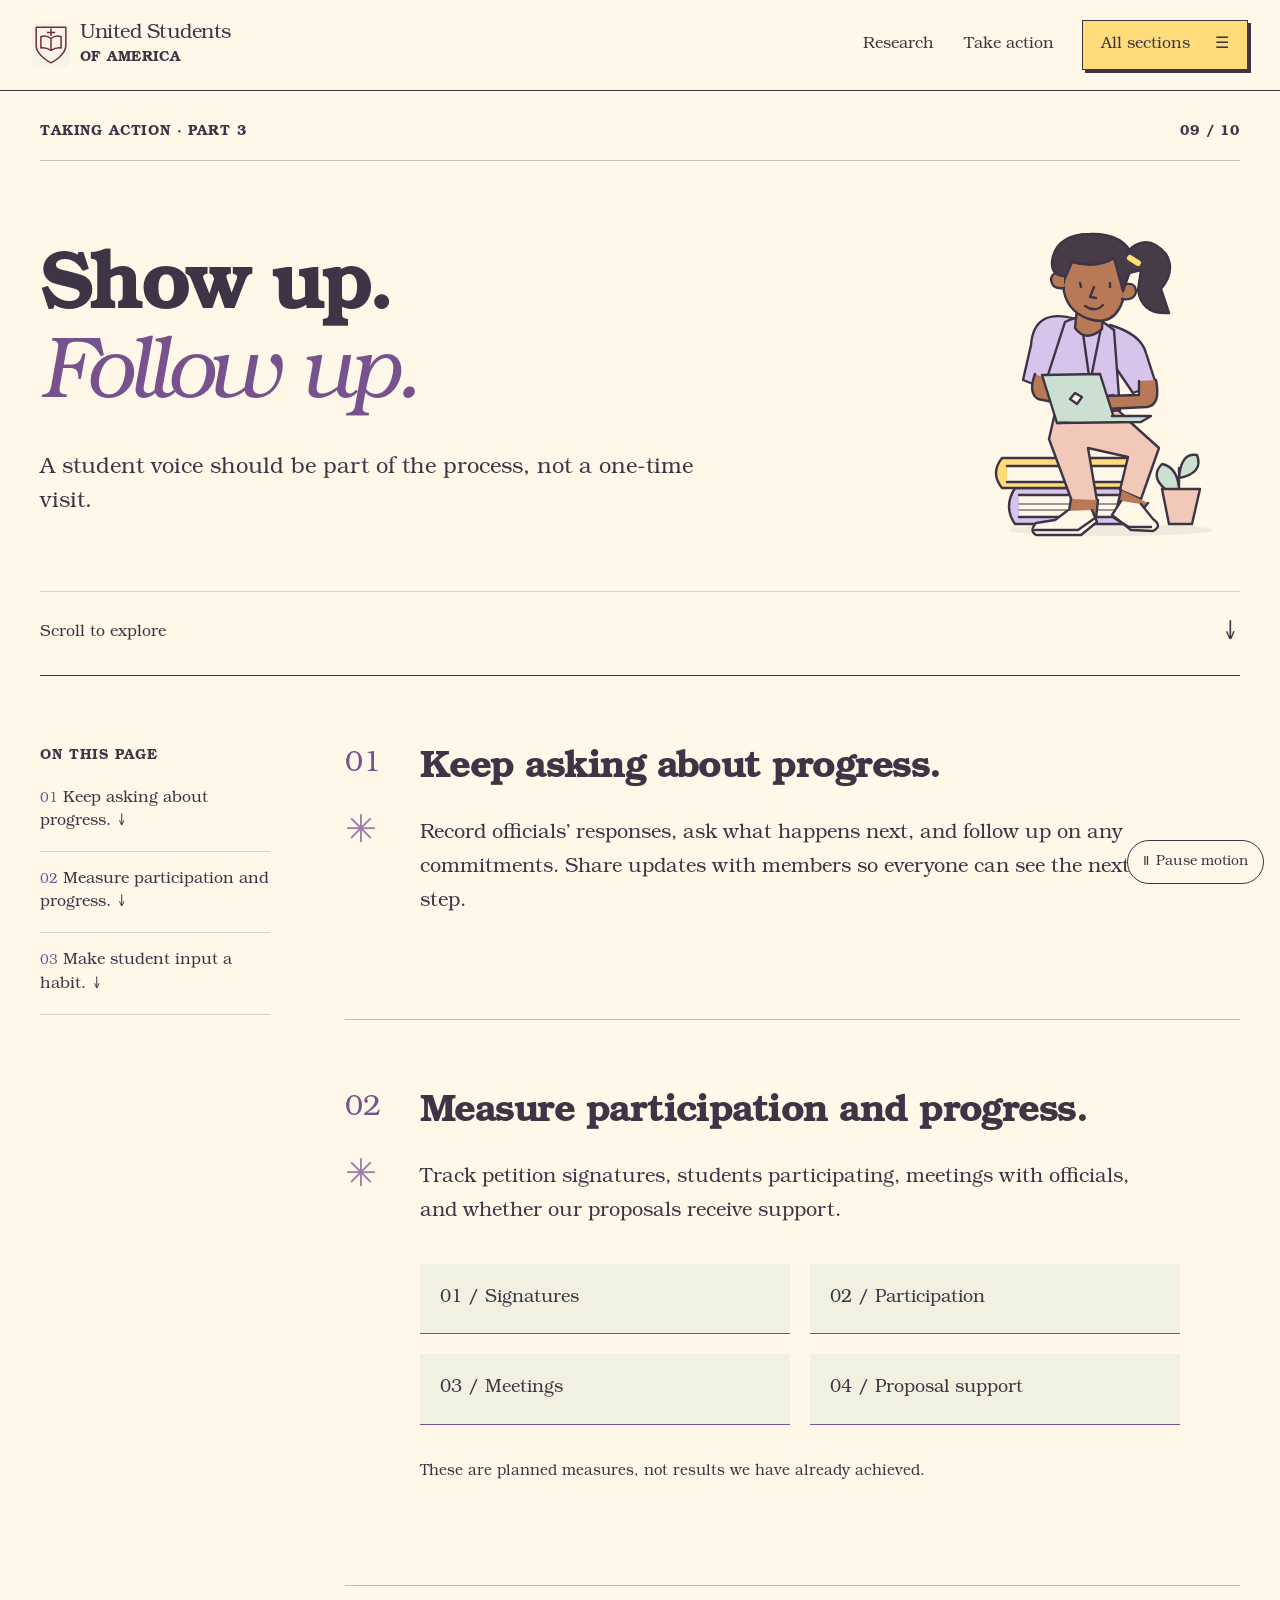
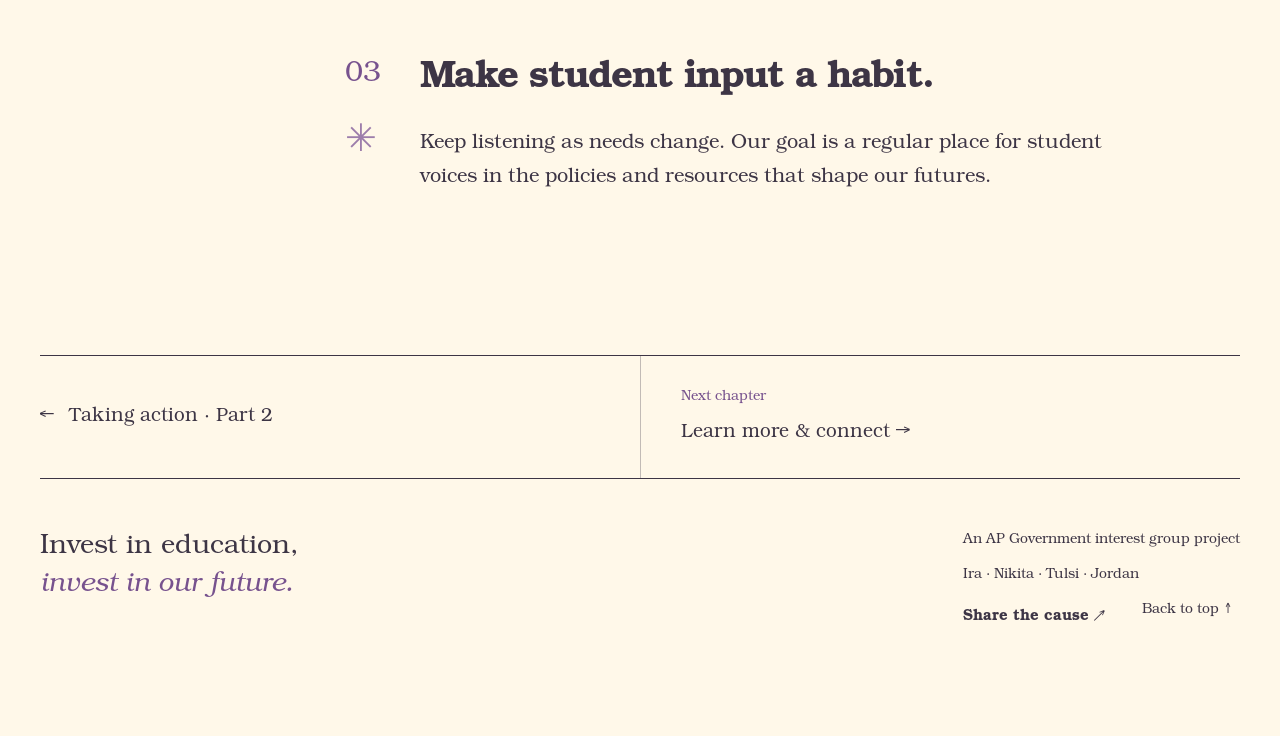
<file: action-3.html>
<!doctype html><html lang="en"><head><meta charset="utf-8"><meta name="viewport" content="width=device-width,initial-scale=1"><meta name="theme-color" content="#fff8e9"><title>Taking action · Part 3 · United Students of America</title><meta name="description" content="A student voice should be part of the process, not a one-time visit."><link rel="icon" href="assets/crest.svg"><link rel="preload" href="assets/campus-bookman.woff" as="font" type="font/woff" crossorigin><link rel="stylesheet" href="styles.css"><link rel="stylesheet" href="playful.css"><link rel="stylesheet" href="fieldguide.css"><link rel="stylesheet" href="chapters.css"><script src="app.js" defer></script><script src="playful.js" defer></script></head><body><a class="skip-link" href="#main">Skip to content</a><div id="top"></div><svg class="svg-library" xmlns="http://www.w3.org/2000/svg" aria-hidden="true">
    <symbol id="arrow" viewbox="0 0 24 24"><path d="M5 12h14m-6-6 6 6-6 6"></path></symbol>
    <symbol id="arrow-up" viewbox="0 0 24 24"><path d="M6 18 18 6M6 6h12v12"></path></symbol>
    <symbol id="star" viewbox="0 0 48 48"><path d="M24 1c0 16-7 23-23 23 16 0 23 7 23 23 0-16 7-23 23-23C31 24 24 17 24 1Z"></path></symbol>
    <symbol id="book" viewbox="0 0 64 64"><path d="M32 17c-7-6-17-7-25-5v36c9-2 18 0 25 5 7-5 16-7 25-5V12c-8-2-18-1-25 5Zm0 0v36M14 22c4 0 7 1 10 3m-10 5c4 0 7 1 10 3m-10 5c4 0 7 1 10 3m16-16c3-2 6-3 10-3m-10 11c3-2 6-3 10-3m-10 11c3-2 6-3 10-3"></path></symbol>
    <symbol id="heart" viewbox="0 0 64 64"><path d="M32 49 12 30C-3 14 20 0 32 18 44 0 67 14 52 30L32 49Zm-18 5h36M21 60h22"></path></symbol>
    <symbol id="voice" viewbox="0 0 64 64"><path d="m10 23 34-12v36L10 35V23Zm0 3H5v7h5m7 5 4 15h9l-5-12m25-24 7-5m-7 19h9m-9 13 7 5"></path></symbol>
    <symbol id="crest" viewbox="0 0 64 74"><path d="M7 7h50v31c0 17-25 29-25 29S7 55 7 38V7Z"></path><path d="M32 26c-5-4-12-5-17-3v19c6-1 12 1 17 4 5-3 11-5 17-4V23c-5-2-12-1-17 3Zm0 0v20m-7-30h14m-7-7v13"></path></symbol>
    <symbol id="check" viewbox="0 0 24 24"><path d="m5 12 4 4L19 6"></path></symbol>
  </svg>

  <header class="site-header"><div class="nav-wrap"><a class="brand" href="index.html"><img src="assets/crest.svg" width="38" height="44" alt=""><span>United Students<span>of America</span></span></a><nav class="quick-nav" aria-label="Main navigation"><a href="research.html">Research</a><a href="action-2.html">Take action</a></nav><button class="chapters-button" id="open-chapters" aria-haspopup="dialog">All sections <span aria-hidden="true">☰</span></button></div><div class="scroll-progress" aria-hidden="true"></div></header><main id="main" class="section-width"><section class="chapter-cover "><div class="edition-line"><span>Taking action · Part 3</span><span>09 / 10</span></div><div class="chapter-heading"><div><h1>Show up.<br><em>Follow up.</em></h1><p class="lead">A student voice should be part of the process, not a one-time visit.</p></div><svg class="chapter-person character character-coder" viewBox="0 0 260 320" aria-hidden="true"><g xmlns="http://www.w3.org/2000/svg" stroke="#3d3545" stroke-width="2.4" stroke-linecap="round" stroke-linejoin="round">
      <ellipse cx="136" cy="307" rx="102" ry="6" fill="#3d354514" stroke="none"/>
      <path d="M40 265h121v36H40q-12-17 0-36Z" fill="#d8c3ea"/><path d="M44 272h116v22H44" fill="#fff8e9"/><path d="M44 281h110m-110 6h109" fill="none" stroke-width="1"/>
      <path d="M27 235h134v30H27q-12-15 0-30Z" fill="#ffdc7a"/><path d="M32 243h128v16H32" fill="#fff8e9"/>
      <path d="M82 181q50-11 72 17l30 27-18 51-21-9 8-33-40-9 9 53-24 3-24-65Z" fill="#f2c9b9"/>
      <path d="m96 276-4 23q5 8 16 5l13-9 2-18m23-10-5 22 20 6 12-15" fill="#b87957"/>
      <path d="m92 288-12 9-19 3q-7 8 0 12h45l16-13-5-12m29-9-9 14 19 15 22 1q10-5 0-12l-12-15" fill="#fff8e9"/><path d="M60 307h43l17-12m19 0 15 9h22" fill="none"/>
      <path d="M101 96q-42-12-45 26l-8 35 25 10 16-26m46-39q31 9 36 28l10 31-23 9-17-25" fill="#d8c3ea"/>
      <path d="M90 99q25-13 49 8l6 80-64 8-9-40Z" fill="#d8c3ea"/>
      <path d="m107 103 8 57 11-55m-11 55-3 30m-27-14 14 3m26-4 13-3" fill="none"/>
      <g class="coder-head"><path d="m102 85-2 20q11 15 27 1l1-22" fill="#b87957"/>
      <path d="M97 30q30-21 54 8l-3 39q-9 27-34 19-24-8-26-34Z" fill="#b87957"/>
      <path d="M89 65q-12 2-13-9 2-9 13-5m59 11q12-4 13 6-1 10-14 8" fill="#b87957"/>
      <path d="M91 53q-18 0-13-20 7-22 37-22 36-1 44 26l-11 31-9-33q-17 11-42 4Z" fill="#473b47"/>
      <path d="M151 30q20-22 40 1 10 17-5 35l8 24q-27 2-31-23l3-20-12 3" fill="#473b47"/><path d="m155 35 8 5" stroke="#ffdc7a" stroke-width="6"/>
      <path d="m105 60 1 4m29-4 0 4m-16 0-4 10 6 1m-11 8q10 7 18-1" fill="none"/>
      </g><path d="M60 151q-7 19 3 25l39 8 5-13-28-12m85-1 0 14-34 1 0 13 42-2q14-2 9-27" fill="#b87957" class="typing-hands"/>
      <path d="m67 152 58-1 15 47-58 2Z" fill="#cbe0d1"/><path d="m82 200 84-1 10-6h-39" fill="#cbe0d1"/><path d="m100 170 7 4-5 7-7-5Z" fill="#fff8e9"/>
      <path d="M204 267v-22m-14 21q-15-13-3-25 15 3 17 24m0-10q2-26 18-23 7 18-18 23" fill="#cbe0d1"/><path d="m187 266 7 35h23l8-35Z" fill="#f2c9b9"/>
    </g>
  </svg></div><a class="scroll-invite" href="#follow-up">Scroll to explore <span aria-hidden="true">↓</span></a></section><div class="chapter-body"><nav class="point-nav" aria-label="On this page"><span class="eyebrow">On this page</span><a href="#follow-up"><span>01</span> Keep asking about progress. ↓</a><a href="#measure"><span>02</span> Measure participation and progress. ↓</a><a href="#keep-going"><span>03</span> Make student input a habit. ↓</a></nav><div><section class="chapter-point" id="follow-up"><div class="point-index">01<span aria-hidden="true">✳</span></div><div class="point-content"><h2>Keep asking about progress.</h2><p>Record officials’ responses, ask what happens next, and follow up on any commitments. Share updates with members so everyone can see the next step.</p></div></section><section class="chapter-point" id="measure"><div class="point-index">02<span aria-hidden="true">✳</span></div><div class="point-content"><h2>Measure participation and progress.</h2><p>Track petition signatures, students participating, meetings with officials, and whether our proposals receive support.</p><div class="measure-list"><span>01 / Signatures</span><span>02 / Participation</span><span>03 / Meetings</span><span>04 / Proposal support</span></div><p class="note">These are planned measures, not results we have already achieved.</p></div></section><section class="chapter-point" id="keep-going"><div class="point-index">03<span aria-hidden="true">✳</span></div><div class="point-content"><h2>Make student input a habit.</h2><p>Keep listening as needs change. Our goal is a regular place for student voices in the policies and resources that shape our futures.</p></div></section></div></div><nav class="page-turn" aria-label="Chapter navigation"><a href="action-2.html">← <span>Taking action · Part 2</span></a><a href="connect.html"><small>Next chapter</small><span>Learn more & connect →</span></a></nav></main><footer class="site-footer section-width"><p>Invest in education,<br><strong>invest in our future.</strong></p><div><span>An AP Government interest group project</span><span>Ira · Nikita · Tulsi · Jordan</span><button class="text-link" id="share-site">Share the cause ↗</button><a href="#top">Back to top ↑</a></div></footer><dialog class="chapters-dialog" id="chapters-dialog" aria-labelledby="chapters-title"><div class="dialog-inner"><button class="dialog-close" aria-label="Close sections">×</button><p class="eyebrow">The field guide</p><h2 id="chapters-title">One cause.<br>Ten chapters.</h2><nav aria-label="All sections"><a href="index.html"><span>01</span>Introduction<span aria-hidden="true">↗</span></a><a href="our-cause.html"><span>02</span>Our cause<span aria-hidden="true">↗</span></a><a href="research.html"><span>03</span>Examples & research<span aria-hidden="true">↗</span></a><a href="why-it-matters.html"><span>04</span>Why it matters<span aria-hidden="true">↗</span></a><a href="fundraising.html"><span>05</span>Fundraising plan<span aria-hidden="true">↗</span></a><a href="stand-out.html"><span>06</span>How we stand out<span aria-hidden="true">↗</span></a><a href="action-1.html"><span>07</span>Taking action · Part 1<span aria-hidden="true">↗</span></a><a href="action-2.html"><span>08</span>Taking action · Part 2<span aria-hidden="true">↗</span></a><a href="action-3.html" aria-current="page"><span>09</span>Taking action · Part 3<span aria-hidden="true">↗</span></a><a href="connect.html"><span>10</span>Learn more & connect<span aria-hidden="true">↗</span></a><a href="dream-campus.html"><span>✦</span>Play: Dream campus<span>↗</span></a></nav></div></dialog><dialog id="message-dialog" aria-labelledby="message-title" class="message-dialog"><div class="dialog-inner"><button class="dialog-close" aria-label="Close message builder">×</button><p class="eyebrow">Start a conversation</p><h2 id="message-title">Your words.<br><em>Your impact.</em></h2><p class="dialog-description">Make this draft your own before sharing it with an education decision-maker.</p><label for="message-topic">Your priority</label><select id="message-topic"><option value="access">More affordable education</option><option value="resources">Better learning resources</option><option value="support">Stronger student support</option></select><label for="personal-story">Why it matters to you <span>(optional)</span></label><textarea id="personal-story" rows="2" maxlength="600" placeholder="A sentence about your experience…"></textarea><label for="message-draft">Your editable message</label><textarea id="message-draft" rows="8" spellcheck="true"></textarea><div class="dialog-actions"><button class="button primary" id="copy-message">Copy message <svg aria-hidden="true"><use href="#arrow"></use></svg></button><button class="button outline" id="download-message">Download draft ↓</button></div><p class="privacy-note">Nothing is submitted or stored. You choose where to send your message.</p><p class="dialog-feedback" id="message-feedback" role="status" aria-live="polite"></p></div></dialog>
  <dialog id="event-dialog" aria-labelledby="event-title"><div class="dialog-inner"><button class="dialog-close" aria-label="Close event details">×</button><p class="eyebrow">An idea for our campus</p><h2 id="event-title"></h2><p id="event-description" class="dialog-description"></p><div class="event-detail"><span>The idea</span><p id="event-format"></p></div><div class="event-detail"><span>How to help</span><p id="event-help"></p></div><p class="proposal-note">This is a proposed activity for our AP Government project. Registration and donations are not open.</p><button class="button primary" id="event-to-action">Speak up for education <svg aria-hidden="true"><use href="#arrow"></use></svg></button></div></dialog>
  <dialog id="share-dialog" aria-labelledby="share-title"><div class="dialog-inner"><button class="dialog-close" aria-label="Close share link">×</button><p class="eyebrow">Pass it along</p><h2 id="share-title">Share <em>the cause.</em></h2><p class="dialog-description">Copy this link to share the project.</p><label for="share-url">Project link</label><input type="text" id="share-url" readonly><button class="button primary" id="copy-site-url">Copy link <svg aria-hidden="true"><use href="#arrow"></use></svg></button><p class="dialog-feedback" id="share-feedback" role="status" aria-live="polite"></p></div></dialog>
  <div class="toast" role="status" aria-live="polite"></div><button class="motion-toggle" id="motion-toggle" aria-pressed="false">Ⅱ Pause motion</button><div class="confetti-layer" aria-hidden="true"></div></body></html>
</file>
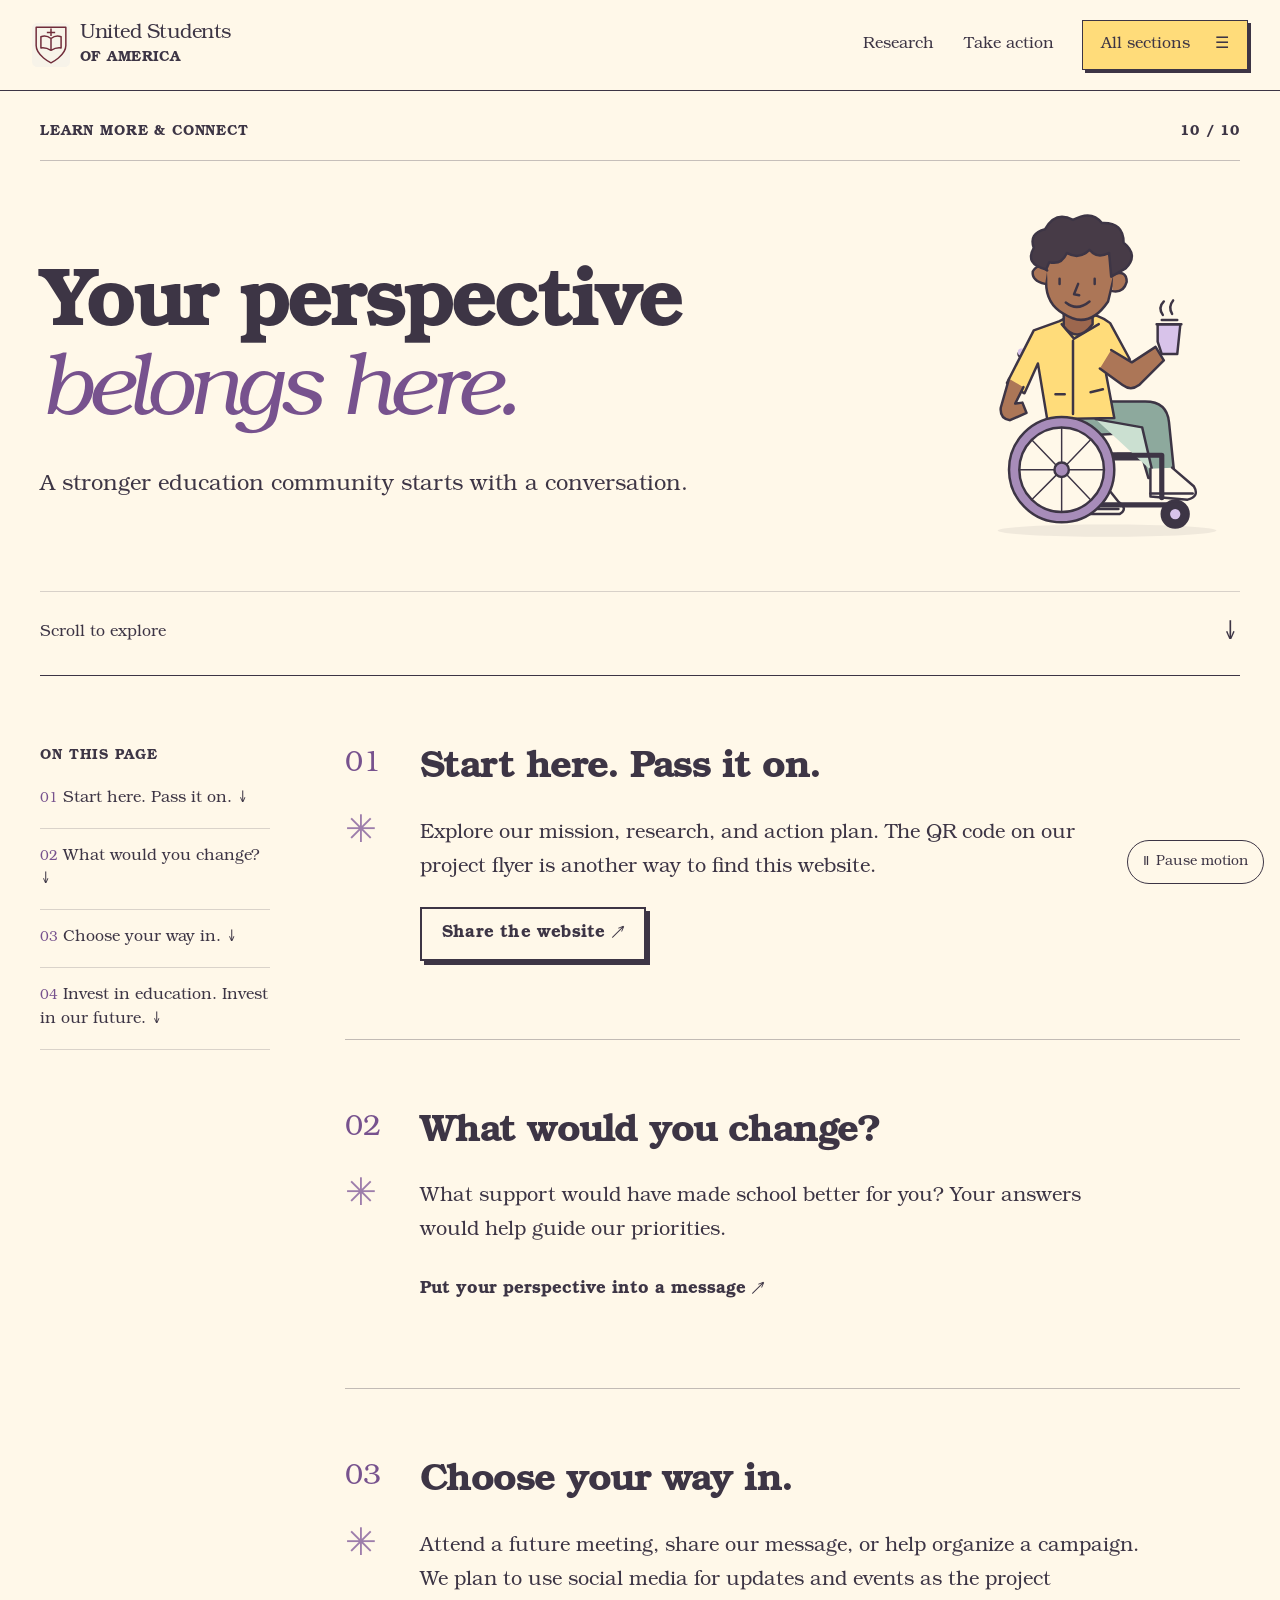
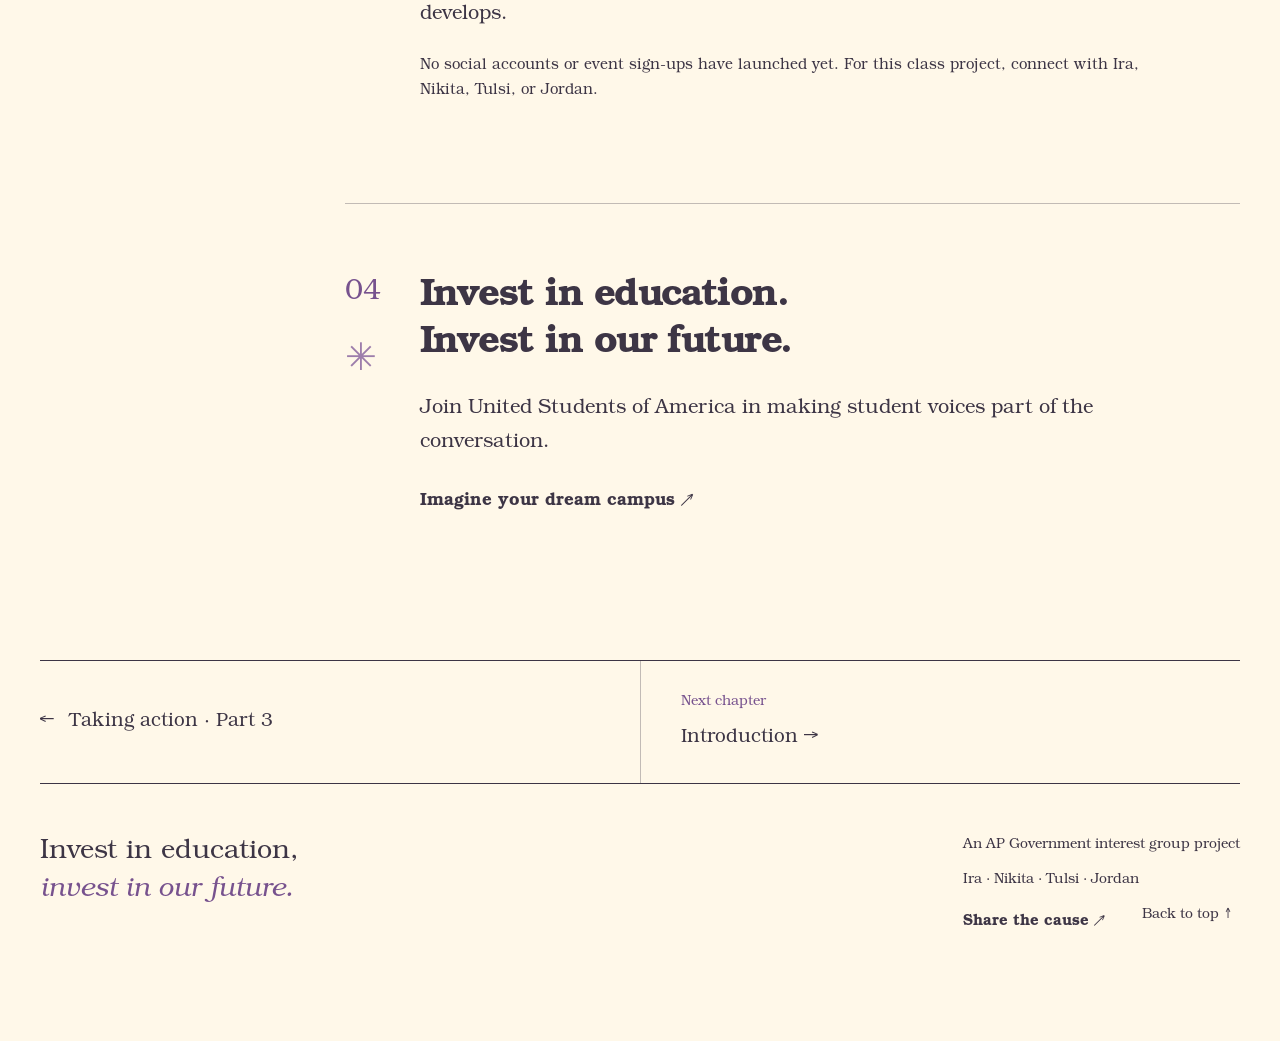
<file: connect.html>
<!doctype html><html lang="en"><head><meta charset="utf-8"><meta name="viewport" content="width=device-width,initial-scale=1"><meta name="theme-color" content="#fff8e9"><title>Learn more & connect · United Students of America</title><meta name="description" content="A stronger education community starts with a conversation."><link rel="icon" href="assets/crest.svg"><link rel="preload" href="assets/campus-bookman.woff" as="font" type="font/woff" crossorigin><link rel="stylesheet" href="styles.css"><link rel="stylesheet" href="playful.css"><link rel="stylesheet" href="fieldguide.css"><link rel="stylesheet" href="chapters.css"><script src="app.js" defer></script><script src="playful.js" defer></script></head><body><a class="skip-link" href="#main">Skip to content</a><div id="top"></div><svg class="svg-library" xmlns="http://www.w3.org/2000/svg" aria-hidden="true">
    <symbol id="arrow" viewbox="0 0 24 24"><path d="M5 12h14m-6-6 6 6-6 6"></path></symbol>
    <symbol id="arrow-up" viewbox="0 0 24 24"><path d="M6 18 18 6M6 6h12v12"></path></symbol>
    <symbol id="star" viewbox="0 0 48 48"><path d="M24 1c0 16-7 23-23 23 16 0 23 7 23 23 0-16 7-23 23-23C31 24 24 17 24 1Z"></path></symbol>
    <symbol id="book" viewbox="0 0 64 64"><path d="M32 17c-7-6-17-7-25-5v36c9-2 18 0 25 5 7-5 16-7 25-5V12c-8-2-18-1-25 5Zm0 0v36M14 22c4 0 7 1 10 3m-10 5c4 0 7 1 10 3m-10 5c4 0 7 1 10 3m16-16c3-2 6-3 10-3m-10 11c3-2 6-3 10-3m-10 11c3-2 6-3 10-3"></path></symbol>
    <symbol id="heart" viewbox="0 0 64 64"><path d="M32 49 12 30C-3 14 20 0 32 18 44 0 67 14 52 30L32 49Zm-18 5h36M21 60h22"></path></symbol>
    <symbol id="voice" viewbox="0 0 64 64"><path d="m10 23 34-12v36L10 35V23Zm0 3H5v7h5m7 5 4 15h9l-5-12m25-24 7-5m-7 19h9m-9 13 7 5"></path></symbol>
    <symbol id="crest" viewbox="0 0 64 74"><path d="M7 7h50v31c0 17-25 29-25 29S7 55 7 38V7Z"></path><path d="M32 26c-5-4-12-5-17-3v19c6-1 12 1 17 4 5-3 11-5 17-4V23c-5-2-12-1-17 3Zm0 0v20m-7-30h14m-7-7v13"></path></symbol>
    <symbol id="check" viewbox="0 0 24 24"><path d="m5 12 4 4L19 6"></path></symbol>
  </svg>

  <header class="site-header"><div class="nav-wrap"><a class="brand" href="index.html"><img src="assets/crest.svg" width="38" height="44" alt=""><span>United Students<span>of America</span></span></a><nav class="quick-nav" aria-label="Main navigation"><a href="research.html">Research</a><a href="action-2.html">Take action</a></nav><button class="chapters-button" id="open-chapters" aria-haspopup="dialog">All sections <span aria-hidden="true">☰</span></button></div><div class="scroll-progress" aria-hidden="true"></div></header><main id="main" class="section-width"><section class="chapter-cover "><div class="edition-line"><span>Learn more & connect</span><span>10 / 10</span></div><div class="chapter-heading"><div><h1>Your perspective<br><em>belongs here.</em></h1><p class="lead">A stronger education community starts with a conversation.</p></div><svg class="chapter-person character character-wheelchair" viewBox="0 0 250 310" aria-hidden="true"><g xmlns="http://www.w3.org/2000/svg" stroke="#3d3545" stroke-width="2.4" stroke-linecap="round" stroke-linejoin="round">
      <ellipse cx="127" cy="298" rx="106" ry="6" fill="#3d354514" stroke="none"/>
      <path d="M44 127h25l15 99h85" fill="none" stroke-width="8"/><path d="M44 125h22" fill="none" stroke="#d8c3ea" stroke-width="7"/>
      <path d="M92 173h72q21 0 23 20l5 49-25 5-13-44-50 3Z" fill="#8da99d"/><path d="m116 190 45 8 10 43m-69-44 24 53-28 10-30-58" fill="#cbe0d1"/>
      <path d="M169 238v27l36 3q12-3 6-13l-21-18m-91 16 1 29h39q9-5-1-12l-16-20" fill="#fff8e9"/><path d="M169 262h41m-109 15h37" fill="none"/>
      <path d="M81 95q27-15 49 2l19 35-23 14 8 43-65 1-9-54-13 29-17-10 26-51Z" fill="#ffdc7a"/>
      <path d="m83 98 12 14 24-14m-25 16v71m-17-19h9m25-2 12-3" fill="none"/>
      <path d="M85 80v20q13 17 28-2V81" fill="#9c674e"/>
      <path d="M67 36q11-25 36-21 32 7 31 36l-6 25q-19 28-43 12-18-10-17-33Z" fill="#ac7657"/>
      <path d="M67 59q-13-3-12-12 5-9 14-1m64 4q13-5 13 7-3 11-14 9" fill="#ac7657"/>
      <path d="M68 45q-21-5-12-21-5-14 11-18 10-18 27-9 18-10 28 3 21-1 21 19 15 12 2 25l-14 8-2-23q-12 6-19-3-10 10-22 3-5 12-17 9Z" fill="#473b47"/>
      <path d="m81 54 0 5m34-5v5m-16 0-4 10 5 1m-13 7q11 9 23-1" fill="none"/>
      <path d="m131 123 20 12 23-15 8 13-24 24q-8 6-16 0l-22-16m-88 10-8 28q-1 11 9 12l16-7-4-10-7 1 8-16" fill="#ac7657"/>
      <path d="M176 115v-17h22l-3 29h-15Z" fill="#d8c3ea"/><path d="M175 98h24m-19-4h15m-14-5q-5-7 1-13m8 12q-4-7 1-13" fill="none"/>
      <path d="m69 204 19 69h110m-18-7 0-41h-43" fill="none" stroke-width="5"/>
      <g class="rolling-wheel"><circle cx="83" cy="239" r="51" fill="#a78cb9"/><circle cx="83" cy="239" r="41" fill="#fff8e9"/><circle cx="83" cy="239" r="7" fill="#a78cb9"/>
      <path d="M83 198v34m0 14v34m-41-41h34m14 0h34m-70-29 23 24m11 10 23 24m-57 0 24-24m10-10 23-24" fill="none" stroke-width="1.4"/>
      </g><circle cx="193" cy="282" r="13" fill="#3d3545"/><circle cx="193" cy="282" r="5" fill="#d8c3ea" stroke="none"/>
    </g>
  </svg></div><a class="scroll-invite" href="#explore">Scroll to explore <span aria-hidden="true">↓</span></a></section><div class="chapter-body"><nav class="point-nav" aria-label="On this page"><span class="eyebrow">On this page</span><a href="#explore"><span>01</span> Start here. Pass it on. ↓</a><a href="#your-perspective"><span>02</span> What would you change? ↓</a><a href="#join-in"><span>03</span> Choose your way in. ↓</a><a href="#our-future"><span>04</span> Invest in education. Invest in our future. ↓</a></nav><div><section class="chapter-point" id="explore"><div class="point-index">01<span aria-hidden="true">✳</span></div><div class="point-content"><h2>Start here. Pass it on.</h2><p>Explore our mission, research, and action plan. The QR code on our project flyer is another way to find this website.</p><button class="button outline" data-share>Share the website ↗</button></div></section><section class="chapter-point" id="your-perspective"><div class="point-index">02<span aria-hidden="true">✳</span></div><div class="point-content"><h2>What would you change?</h2><p>What support would have made school better for you? Your answers would help guide our priorities.</p><a class="text-link" href="action-2.html#write">Put your perspective into a message ↗</a></div></section><section class="chapter-point" id="join-in"><div class="point-index">03<span aria-hidden="true">✳</span></div><div class="point-content"><h2>Choose your way in.</h2><p>Attend a future meeting, share our message, or help organize a campaign. We plan to use social media for updates and events as the project develops.</p><p class="note">No social accounts or event sign-ups have launched yet. For this class project, connect with Ira, Nikita, Tulsi, or Jordan.</p></div></section><section class="chapter-point" id="our-future"><div class="point-index">04<span aria-hidden="true">✳</span></div><div class="point-content"><h2>Invest in education.<br>Invest in our future.</h2><p>Join United Students of America in making student voices part of the conversation.</p><a class="text-link" href="dream-campus.html">Imagine your dream campus ↗</a></div></section></div></div><nav class="page-turn" aria-label="Chapter navigation"><a href="action-3.html">← <span>Taking action · Part 3</span></a><a href="index.html"><small>Next chapter</small><span>Introduction →</span></a></nav></main><footer class="site-footer section-width"><p>Invest in education,<br><strong>invest in our future.</strong></p><div><span>An AP Government interest group project</span><span>Ira · Nikita · Tulsi · Jordan</span><button class="text-link" id="share-site">Share the cause ↗</button><a href="#top">Back to top ↑</a></div></footer><dialog class="chapters-dialog" id="chapters-dialog" aria-labelledby="chapters-title"><div class="dialog-inner"><button class="dialog-close" aria-label="Close sections">×</button><p class="eyebrow">The field guide</p><h2 id="chapters-title">One cause.<br>Ten chapters.</h2><nav aria-label="All sections"><a href="index.html"><span>01</span>Introduction<span aria-hidden="true">↗</span></a><a href="our-cause.html"><span>02</span>Our cause<span aria-hidden="true">↗</span></a><a href="research.html"><span>03</span>Examples & research<span aria-hidden="true">↗</span></a><a href="why-it-matters.html"><span>04</span>Why it matters<span aria-hidden="true">↗</span></a><a href="fundraising.html"><span>05</span>Fundraising plan<span aria-hidden="true">↗</span></a><a href="stand-out.html"><span>06</span>How we stand out<span aria-hidden="true">↗</span></a><a href="action-1.html"><span>07</span>Taking action · Part 1<span aria-hidden="true">↗</span></a><a href="action-2.html"><span>08</span>Taking action · Part 2<span aria-hidden="true">↗</span></a><a href="action-3.html"><span>09</span>Taking action · Part 3<span aria-hidden="true">↗</span></a><a href="connect.html" aria-current="page"><span>10</span>Learn more & connect<span aria-hidden="true">↗</span></a><a href="dream-campus.html"><span>✦</span>Play: Dream campus<span>↗</span></a></nav></div></dialog><dialog id="message-dialog" aria-labelledby="message-title" class="message-dialog"><div class="dialog-inner"><button class="dialog-close" aria-label="Close message builder">×</button><p class="eyebrow">Start a conversation</p><h2 id="message-title">Your words.<br><em>Your impact.</em></h2><p class="dialog-description">Make this draft your own before sharing it with an education decision-maker.</p><label for="message-topic">Your priority</label><select id="message-topic"><option value="access">More affordable education</option><option value="resources">Better learning resources</option><option value="support">Stronger student support</option></select><label for="personal-story">Why it matters to you <span>(optional)</span></label><textarea id="personal-story" rows="2" maxlength="600" placeholder="A sentence about your experience…"></textarea><label for="message-draft">Your editable message</label><textarea id="message-draft" rows="8" spellcheck="true"></textarea><div class="dialog-actions"><button class="button primary" id="copy-message">Copy message <svg aria-hidden="true"><use href="#arrow"></use></svg></button><button class="button outline" id="download-message">Download draft ↓</button></div><p class="privacy-note">Nothing is submitted or stored. You choose where to send your message.</p><p class="dialog-feedback" id="message-feedback" role="status" aria-live="polite"></p></div></dialog>
  <dialog id="event-dialog" aria-labelledby="event-title"><div class="dialog-inner"><button class="dialog-close" aria-label="Close event details">×</button><p class="eyebrow">An idea for our campus</p><h2 id="event-title"></h2><p id="event-description" class="dialog-description"></p><div class="event-detail"><span>The idea</span><p id="event-format"></p></div><div class="event-detail"><span>How to help</span><p id="event-help"></p></div><p class="proposal-note">This is a proposed activity for our AP Government project. Registration and donations are not open.</p><button class="button primary" id="event-to-action">Speak up for education <svg aria-hidden="true"><use href="#arrow"></use></svg></button></div></dialog>
  <dialog id="share-dialog" aria-labelledby="share-title"><div class="dialog-inner"><button class="dialog-close" aria-label="Close share link">×</button><p class="eyebrow">Pass it along</p><h2 id="share-title">Share <em>the cause.</em></h2><p class="dialog-description">Copy this link to share the project.</p><label for="share-url">Project link</label><input type="text" id="share-url" readonly><button class="button primary" id="copy-site-url">Copy link <svg aria-hidden="true"><use href="#arrow"></use></svg></button><p class="dialog-feedback" id="share-feedback" role="status" aria-live="polite"></p></div></dialog>
  <div class="toast" role="status" aria-live="polite"></div><button class="motion-toggle" id="motion-toggle" aria-pressed="false">Ⅱ Pause motion</button><div class="confetti-layer" aria-hidden="true"></div></body></html>
</file>
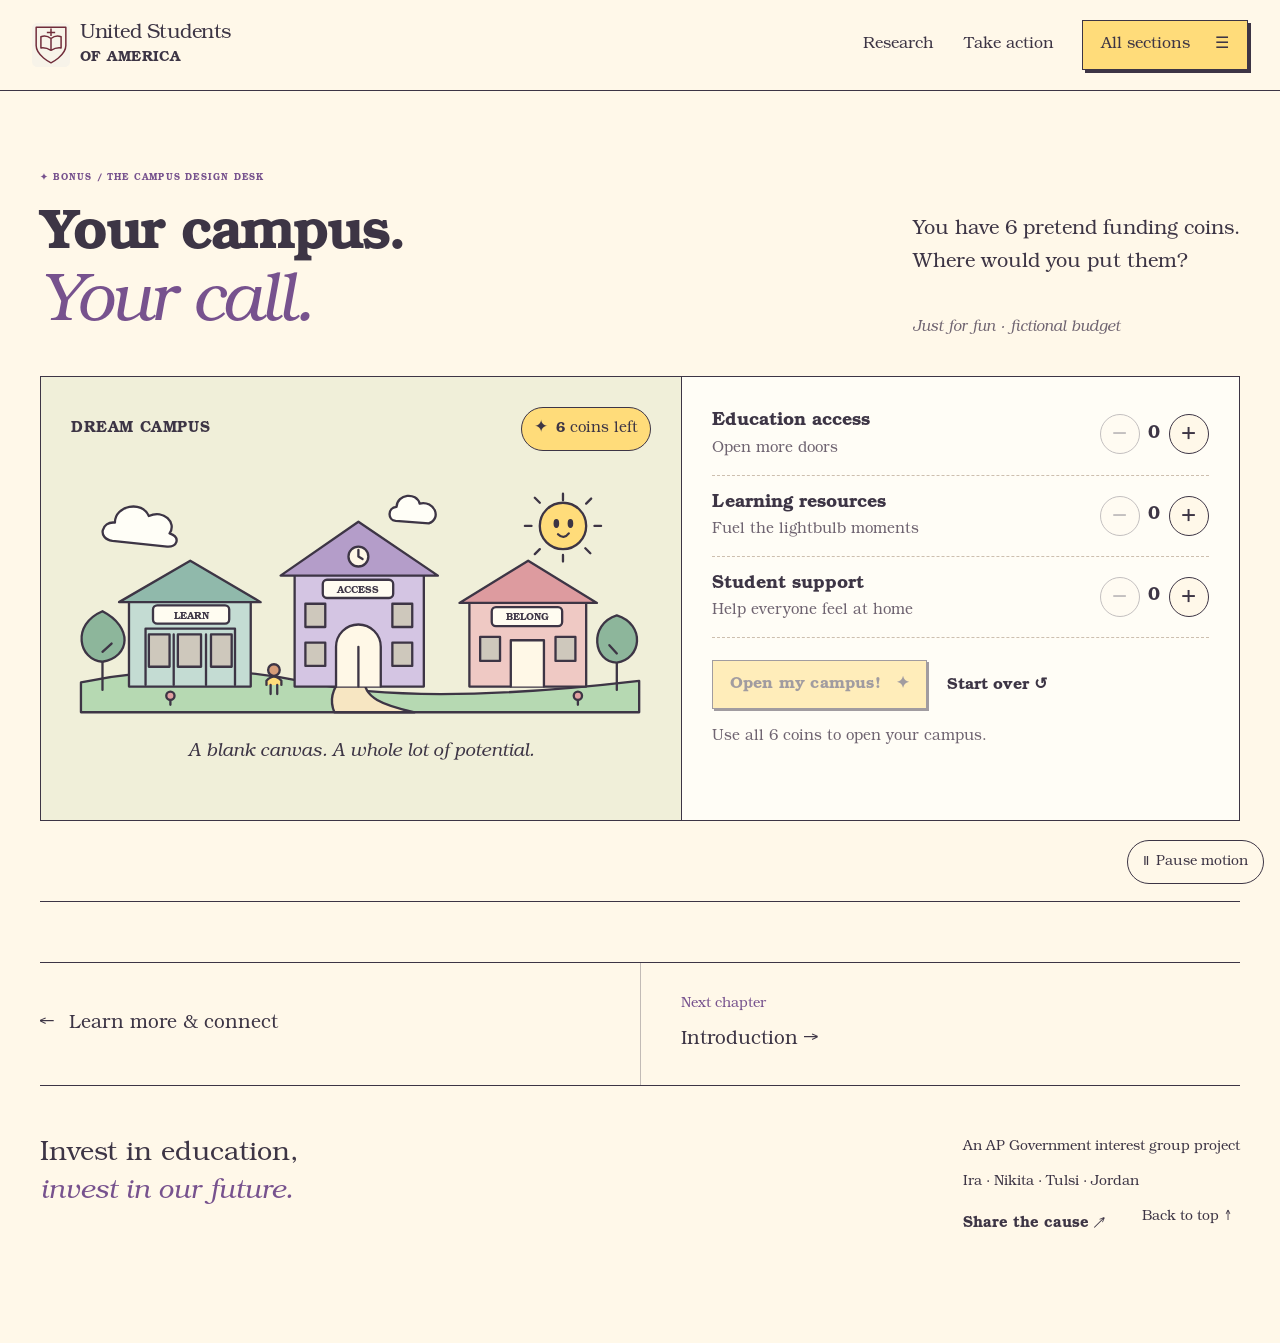
<file: dream-campus.html>
<!doctype html><html lang="en"><head><meta charset="utf-8"><meta name="viewport" content="width=device-width,initial-scale=1"><meta name="theme-color" content="#fff8e9"><title>Dream campus · United Students of America</title><meta name="description" content="A fictional funding game."><link rel="icon" href="assets/crest.svg"><link rel="preload" href="assets/campus-bookman.woff" as="font" type="font/woff" crossorigin><link rel="stylesheet" href="styles.css"><link rel="stylesheet" href="playful.css"><link rel="stylesheet" href="fieldguide.css"><link rel="stylesheet" href="chapters.css"><script src="app.js" defer></script><script src="playful.js" defer></script></head><body><a class="skip-link" href="#main">Skip to content</a><div id="top"></div><svg class="svg-library" xmlns="http://www.w3.org/2000/svg" aria-hidden="true">
    <symbol id="arrow" viewbox="0 0 24 24"><path d="M5 12h14m-6-6 6 6-6 6"></path></symbol>
    <symbol id="arrow-up" viewbox="0 0 24 24"><path d="M6 18 18 6M6 6h12v12"></path></symbol>
    <symbol id="star" viewbox="0 0 48 48"><path d="M24 1c0 16-7 23-23 23 16 0 23 7 23 23 0-16 7-23 23-23C31 24 24 17 24 1Z"></path></symbol>
    <symbol id="book" viewbox="0 0 64 64"><path d="M32 17c-7-6-17-7-25-5v36c9-2 18 0 25 5 7-5 16-7 25-5V12c-8-2-18-1-25 5Zm0 0v36M14 22c4 0 7 1 10 3m-10 5c4 0 7 1 10 3m-10 5c4 0 7 1 10 3m16-16c3-2 6-3 10-3m-10 11c3-2 6-3 10-3m-10 11c3-2 6-3 10-3"></path></symbol>
    <symbol id="heart" viewbox="0 0 64 64"><path d="M32 49 12 30C-3 14 20 0 32 18 44 0 67 14 52 30L32 49Zm-18 5h36M21 60h22"></path></symbol>
    <symbol id="voice" viewbox="0 0 64 64"><path d="m10 23 34-12v36L10 35V23Zm0 3H5v7h5m7 5 4 15h9l-5-12m25-24 7-5m-7 19h9m-9 13 7 5"></path></symbol>
    <symbol id="crest" viewbox="0 0 64 74"><path d="M7 7h50v31c0 17-25 29-25 29S7 55 7 38V7Z"></path><path d="M32 26c-5-4-12-5-17-3v19c6-1 12 1 17 4 5-3 11-5 17-4V23c-5-2-12-1-17 3Zm0 0v20m-7-30h14m-7-7v13"></path></symbol>
    <symbol id="check" viewbox="0 0 24 24"><path d="m5 12 4 4L19 6"></path></symbol>
  </svg>

  <header class="site-header"><div class="nav-wrap"><a class="brand" href="index.html"><img src="assets/crest.svg" width="38" height="44" alt=""><span>United Students<span>of America</span></span></a><nav class="quick-nav" aria-label="Main navigation"><a href="research.html">Research</a><a href="action-2.html">Take action</a></nav><button class="chapters-button" id="open-chapters" aria-haspopup="dialog">All sections <span aria-hidden="true">☰</span></button></div><div class="scroll-progress" aria-hidden="true"></div></header><main id="main" class="section-width"><div class="chapter-body"><nav class="point-nav" aria-label="On this page"><span class="eyebrow">On this page</span></nav><div><section class="playground" id="playground" aria-labelledby="game-title">
      <div class="section-width">
        <div class="section-heading reveal"><div><p class="eyebrow"><span aria-hidden="true">✦</span> Bonus / The campus design desk</p><h1 id="game-title">Your campus.<br><em>Your call.</em></h1></div><div class="game-intro"><p>You have 6 pretend funding coins.<br>Where would you put them?</p><span class="game-label">Just for fun · fictional budget</span></div></div>
        <div class="campus-game reveal">
          <div class="campus-scene">
            <div class="game-topline"><span class="campus-name">DREAM CAMPUS</span><span class="coin-counter"><span aria-hidden="true">✦</span> <strong id="coins-left">6</strong> <span id="coin-label">coins left</span></span></div>
            <svg class="campus-illustration" viewbox="0 0 700 275" role="img" aria-label="An illustrated campus that lights up as you fund education, learning resources, and student support">
              <g stroke="#3d3545" stroke-width="2.8" stroke-linecap="round" stroke-linejoin="round">
                <g class="campus-sun"><g class="sun-rays" fill="none"><path d="M594 16v-8m0 82v-8m-38-35h-8m92 0h-8m-66-28-6-6m67 67-6-6m1-54 6-6m-62 61-6 6"></path></g><circle cx="594" cy="47" r="28" fill="#ffdc7a"></circle><ellipse cx="586" cy="44" rx="2" ry="4" fill="#3d3545"></ellipse><ellipse cx="603" cy="44" rx="2" ry="4" fill="#3d3545"></ellipse><path d="M588 57q7 7 13-1" fill="none"></path></g>
                <g class="scene-cloud" fill="#fffef7"><path d="M50 65c-19-3-13-24 3-22 0-21 33-27 41-8 18-8 34 8 25 21 14 5 9 17-3 16Z"></path><path d="M392 41c-10-1-10-16 1-17 1-16 24-18 28-4 18-4 27 18 11 24Z"></path></g>
                <path d="M12 236q140-29 274 0t400-2v38H12Z" fill="#b6d9b2"></path>
                <path d="M327 231q-18 20-9 41h97c-37-8-64-18-60-41" fill="#f7e6c2"></path>
                <g class="campus-building resources-building" data-building="resources">
                  <path class="building-body" d="M70 136h147v105H70Z" fill="#c4dcd3"></path>
                  <path d="m58 139 86-50 85 50Z" fill="#90b9ab"></path>
                  <path d="M90 239v-68h108v68M124 239v-61m39 61v-61" fill="none"></path>
                  <path class="campus-window" d="M94 178h25v39H94Zm35 0h28v39h-28Zm40 0h25v39h-25Z"></path>
                  <rect x="99" y="143" width="92" height="22" rx="5" fill="#fffcf1"></rect><text x="145" y="159" text-anchor="middle" stroke="none" fill="#3d3545" font-size="12" font-family="CampusSans" font-weight="700">LEARN</text>
                  <g class="building-flag"><path d="M146 91V60" fill="none"></path><path d="M146 59h30l-8 9 8 9h-30Z" fill="#ffcd91"></path></g>
                </g>
                <g class="campus-building access-building" data-building="access">
                  <path class="building-body" d="M270 105h156v136H270Z" fill="#d4c5e3"></path>
                  <path d="m253 107 94-65 96 65Z" fill="#b49dc9"></path>
                  <path d="M320 241v-48a27 27 0 0 1 54 0v48" fill="#fff8e7"></path>
                  <path class="campus-window" d="M283 141h24v28h-24Zm105 0h24v28h-24Zm-105 47h24v28h-24Zm105 0h24v28h-24Z"></path>
                  <path d="M347 193v48" fill="none"></path><circle cx="347" cy="84" r="12" fill="#fff8e7"></circle><path d="M347 76v8l5 3" fill="none"></path>
                  <rect x="304" y="112" width="85" height="22" rx="5" fill="#fffcf1"></rect><text x="347" y="128" text-anchor="middle" stroke="none" fill="#3d3545" font-size="12" font-family="CampusSans" font-weight="700">ACCESS</text>
                  <g class="building-flag"><path d="M347 43V12" fill="none"></path><path d="M347 11h30l-8 9 8 9h-30Z" fill="#ffdc7a"></path></g>
                </g>
                <g class="campus-building support-building" data-building="support">
                  <path class="building-body" d="M481 137h141v104H481Z" fill="#efc9c4"></path>
                  <path d="m469 140 83-51 83 51Z" fill="#dd9b9f"></path>
                  <path d="M531 241v-56h40v56" fill="#fff8e7"></path><path class="campus-window" d="M494 181h24v29h-24Zm91 0h24v29h-24Z"></path>
                  <rect x="508" y="145" width="85" height="23" rx="5" fill="#fffcf1"></rect><text x="551" y="161" text-anchor="middle" stroke="none" fill="#3d3545" font-size="12" font-family="CampusSans" font-weight="700">BELONG</text>
                  <g class="building-flag"><path d="M552 91V60" fill="none"></path><path d="M552 59h30l-8 9 8 9h-30Z" fill="#ffdc7a"></path></g>
                </g>
                <g class="campus-tree"><path d="M38 245v-44" fill="none"></path><path d="M38 150c-38 16-29 59 0 61 34-6 37-42 0-61Z" fill="#8db69b"></path><path d="m38 199 11-10" fill="none"></path></g>
                <g class="campus-tree tree-two"><path d="M659 245v-44" fill="none"></path><path d="M659 155c-35 11-28 57 0 57 30-4 35-46 0-57Z" fill="#8db69b"></path><path d="m659 201-9-10" fill="none"></path></g>
                <g class="campus-student"><circle cx="245" cy="221" r="7" fill="#d69c79"></circle><path d="M236 239v-5q9-10 18 0v5" fill="#ffdc7a"></path><path d="M241 239v11m8-11v11" fill="none"></path></g>
                <g class="campus-flowers" fill="#e2a0a2"><path d="M120 253v10m492-8v8" fill="none"></path><circle cx="120" cy="252" r="5"></circle><circle cx="612" cy="252" r="5"></circle></g>
              </g>
            </svg>
            <p class="campus-scene-caption" id="campus-caption">A blank canvas. A whole lot of potential.</p>
          </div>
          <div class="funding-controls" aria-label="Allocate your six pretend coins">
            <div class="funding-row" data-funding="access"><span class="funding-icon" aria-hidden="true">✦</span><div><h3>Education access</h3><span>Open more doors</span></div><div class="coin-stepper"><button data-coin="access" data-change="-1" aria-label="Remove a coin from education access" disabled>−</button><output id="access-count" aria-label="Education access coins">0</output><button data-coin="access" data-change="1" aria-label="Add a coin to education access">+</button></div></div>
            <div class="funding-row" data-funding="resources"><span class="funding-icon" aria-hidden="true"><svg><use href="#book"></use></svg></span><div><h3>Learning resources</h3><span>Fuel the lightbulb moments</span></div><div class="coin-stepper"><button data-coin="resources" data-change="-1" aria-label="Remove a coin from learning resources" disabled>−</button><output id="resources-count" aria-label="Learning resources coins">0</output><button data-coin="resources" data-change="1" aria-label="Add a coin to learning resources">+</button></div></div>
            <div class="funding-row" data-funding="support"><span class="funding-icon" aria-hidden="true">♡</span><div><h3>Student support</h3><span>Help everyone feel at home</span></div><div class="coin-stepper"><button data-coin="support" data-change="-1" aria-label="Remove a coin from student support" disabled>−</button><output id="support-count" aria-label="Student support coins">0</output><button data-coin="support" data-change="1" aria-label="Add a coin to student support">+</button></div></div>
            <div class="game-buttons"><button class="button primary" id="celebrate-campus" disabled>Open my campus! <span aria-hidden="true">✦</span></button><button class="text-link" id="reset-campus">Start over ↺</button></div>
            <p class="game-feedback" id="game-feedback" role="status" aria-live="polite">Use all 6 coins to open your campus.</p>
          </div>
        </div>
      </div>
    </section>

    </div></div><nav class="page-turn" aria-label="Chapter navigation"><a href="connect.html">← <span>Learn more & connect</span></a><a href="index.html"><small>Next chapter</small><span>Introduction →</span></a></nav></main><footer class="site-footer section-width"><p>Invest in education,<br><strong>invest in our future.</strong></p><div><span>An AP Government interest group project</span><span>Ira · Nikita · Tulsi · Jordan</span><button class="text-link" id="share-site">Share the cause ↗</button><a href="#top">Back to top ↑</a></div></footer><dialog class="chapters-dialog" id="chapters-dialog" aria-labelledby="chapters-title"><div class="dialog-inner"><button class="dialog-close" aria-label="Close sections">×</button><p class="eyebrow">The field guide</p><h2 id="chapters-title">One cause.<br>Ten chapters.</h2><nav aria-label="All sections"><a href="index.html"><span>01</span>Introduction<span aria-hidden="true">↗</span></a><a href="our-cause.html"><span>02</span>Our cause<span aria-hidden="true">↗</span></a><a href="research.html"><span>03</span>Examples & research<span aria-hidden="true">↗</span></a><a href="why-it-matters.html"><span>04</span>Why it matters<span aria-hidden="true">↗</span></a><a href="fundraising.html"><span>05</span>Fundraising plan<span aria-hidden="true">↗</span></a><a href="stand-out.html"><span>06</span>How we stand out<span aria-hidden="true">↗</span></a><a href="action-1.html"><span>07</span>Taking action · Part 1<span aria-hidden="true">↗</span></a><a href="action-2.html"><span>08</span>Taking action · Part 2<span aria-hidden="true">↗</span></a><a href="action-3.html"><span>09</span>Taking action · Part 3<span aria-hidden="true">↗</span></a><a href="connect.html"><span>10</span>Learn more & connect<span aria-hidden="true">↗</span></a><a href="dream-campus.html"><span>✦</span>Play: Dream campus<span>↗</span></a></nav></div></dialog><dialog id="message-dialog" aria-labelledby="message-title" class="message-dialog"><div class="dialog-inner"><button class="dialog-close" aria-label="Close message builder">×</button><p class="eyebrow">Start a conversation</p><h2 id="message-title">Your words.<br><em>Your impact.</em></h2><p class="dialog-description">Make this draft your own before sharing it with an education decision-maker.</p><label for="message-topic">Your priority</label><select id="message-topic"><option value="access">More affordable education</option><option value="resources">Better learning resources</option><option value="support">Stronger student support</option></select><label for="personal-story">Why it matters to you <span>(optional)</span></label><textarea id="personal-story" rows="2" maxlength="600" placeholder="A sentence about your experience…"></textarea><label for="message-draft">Your editable message</label><textarea id="message-draft" rows="8" spellcheck="true"></textarea><div class="dialog-actions"><button class="button primary" id="copy-message">Copy message <svg aria-hidden="true"><use href="#arrow"></use></svg></button><button class="button outline" id="download-message">Download draft ↓</button></div><p class="privacy-note">Nothing is submitted or stored. You choose where to send your message.</p><p class="dialog-feedback" id="message-feedback" role="status" aria-live="polite"></p></div></dialog>
  <dialog id="event-dialog" aria-labelledby="event-title"><div class="dialog-inner"><button class="dialog-close" aria-label="Close event details">×</button><p class="eyebrow">An idea for our campus</p><h2 id="event-title"></h2><p id="event-description" class="dialog-description"></p><div class="event-detail"><span>The idea</span><p id="event-format"></p></div><div class="event-detail"><span>How to help</span><p id="event-help"></p></div><p class="proposal-note">This is a proposed activity for our AP Government project. Registration and donations are not open.</p><button class="button primary" id="event-to-action">Speak up for education <svg aria-hidden="true"><use href="#arrow"></use></svg></button></div></dialog>
  <dialog id="share-dialog" aria-labelledby="share-title"><div class="dialog-inner"><button class="dialog-close" aria-label="Close share link">×</button><p class="eyebrow">Pass it along</p><h2 id="share-title">Share <em>the cause.</em></h2><p class="dialog-description">Copy this link to share the project.</p><label for="share-url">Project link</label><input type="text" id="share-url" readonly><button class="button primary" id="copy-site-url">Copy link <svg aria-hidden="true"><use href="#arrow"></use></svg></button><p class="dialog-feedback" id="share-feedback" role="status" aria-live="polite"></p></div></dialog>
  <div class="toast" role="status" aria-live="polite"></div><button class="motion-toggle" id="motion-toggle" aria-pressed="false">Ⅱ Pause motion</button><div class="confetti-layer" aria-hidden="true"></div></body></html>
</file>
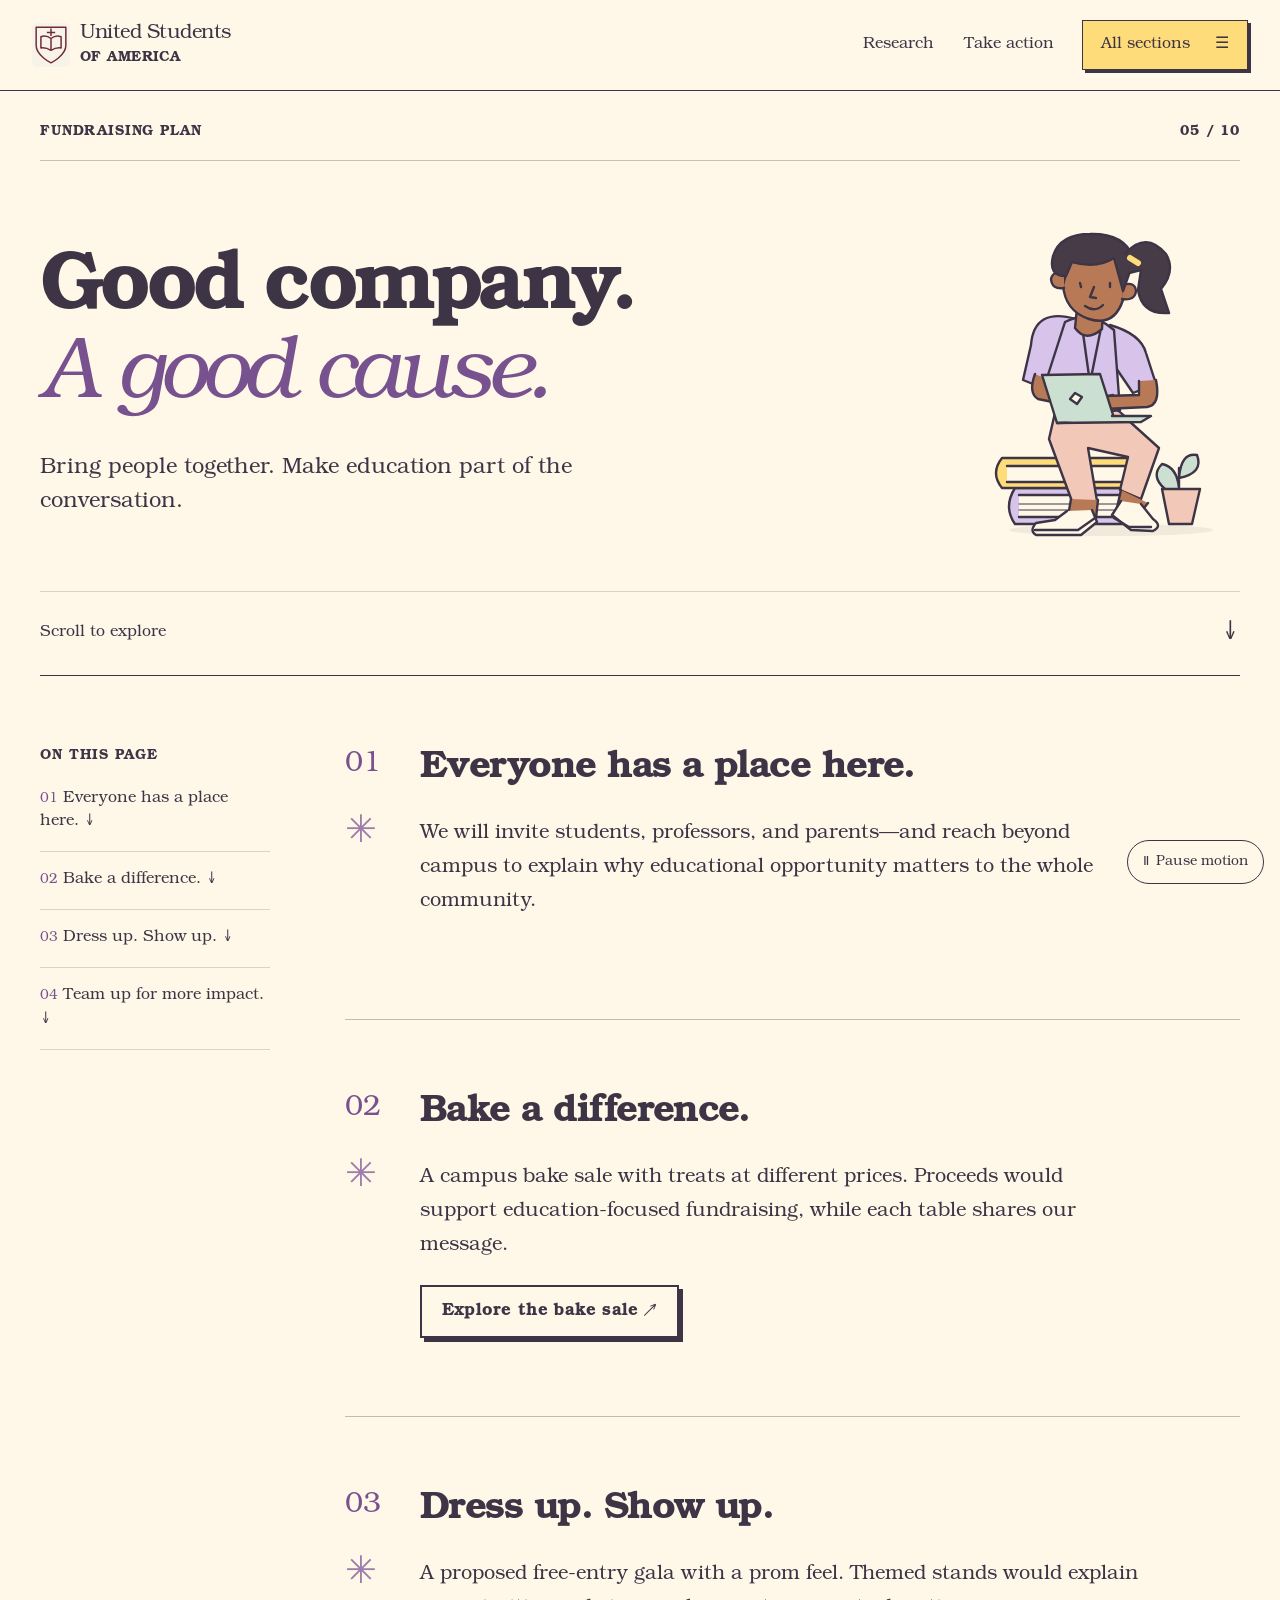
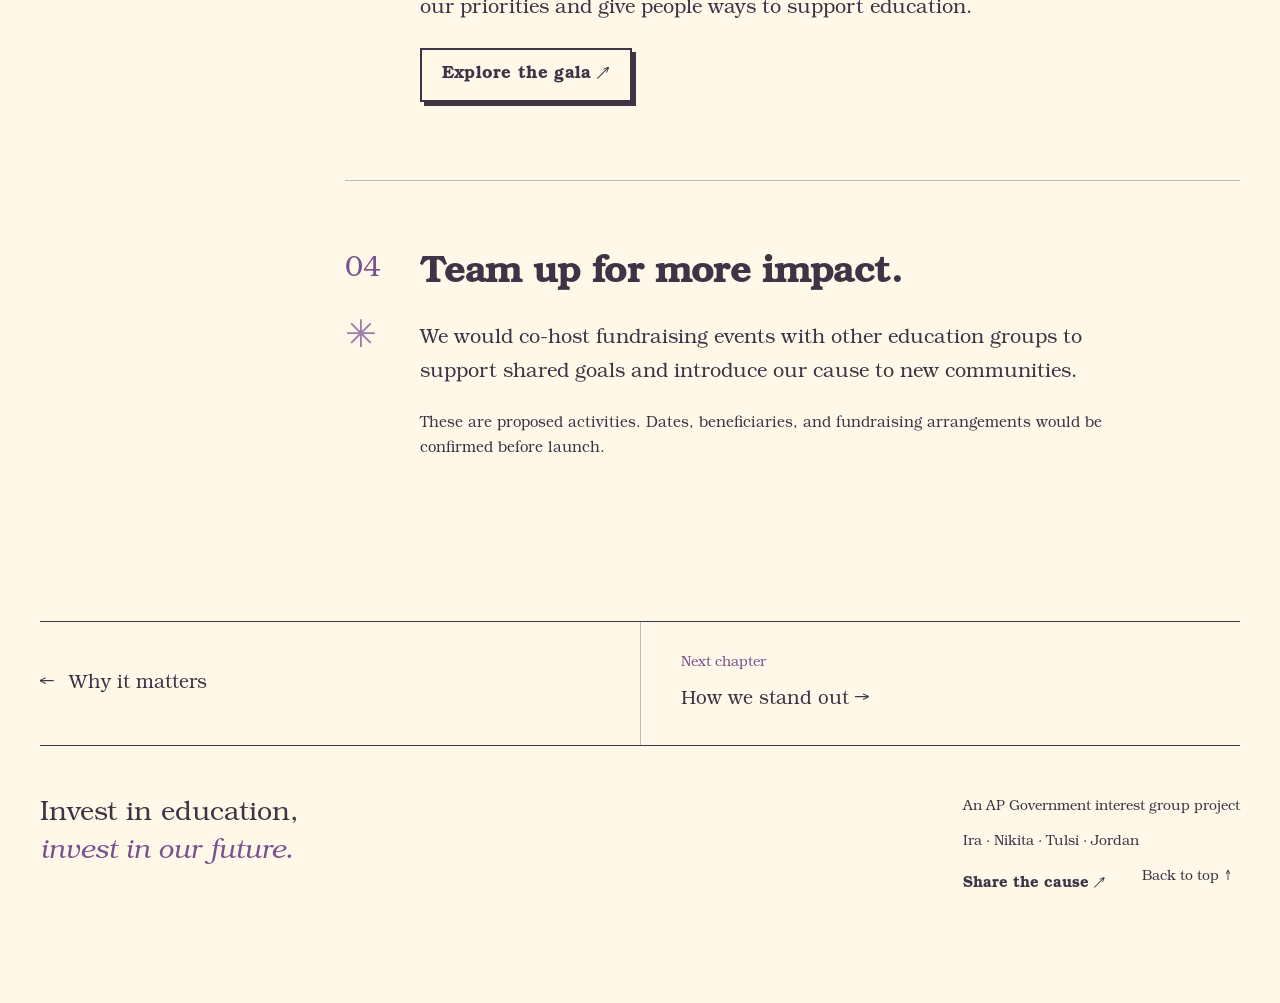
<file: fundraising.html>
<!doctype html><html lang="en"><head><meta charset="utf-8"><meta name="viewport" content="width=device-width,initial-scale=1"><meta name="theme-color" content="#fff8e9"><title>Fundraising plan · United Students of America</title><meta name="description" content="Bring people together. Make education part of the conversation."><link rel="icon" href="assets/crest.svg"><link rel="preload" href="assets/campus-bookman.woff" as="font" type="font/woff" crossorigin><link rel="stylesheet" href="styles.css"><link rel="stylesheet" href="playful.css"><link rel="stylesheet" href="fieldguide.css"><link rel="stylesheet" href="chapters.css"><script src="app.js" defer></script><script src="playful.js" defer></script></head><body><a class="skip-link" href="#main">Skip to content</a><div id="top"></div><svg class="svg-library" xmlns="http://www.w3.org/2000/svg" aria-hidden="true">
    <symbol id="arrow" viewbox="0 0 24 24"><path d="M5 12h14m-6-6 6 6-6 6"></path></symbol>
    <symbol id="arrow-up" viewbox="0 0 24 24"><path d="M6 18 18 6M6 6h12v12"></path></symbol>
    <symbol id="star" viewbox="0 0 48 48"><path d="M24 1c0 16-7 23-23 23 16 0 23 7 23 23 0-16 7-23 23-23C31 24 24 17 24 1Z"></path></symbol>
    <symbol id="book" viewbox="0 0 64 64"><path d="M32 17c-7-6-17-7-25-5v36c9-2 18 0 25 5 7-5 16-7 25-5V12c-8-2-18-1-25 5Zm0 0v36M14 22c4 0 7 1 10 3m-10 5c4 0 7 1 10 3m-10 5c4 0 7 1 10 3m16-16c3-2 6-3 10-3m-10 11c3-2 6-3 10-3m-10 11c3-2 6-3 10-3"></path></symbol>
    <symbol id="heart" viewbox="0 0 64 64"><path d="M32 49 12 30C-3 14 20 0 32 18 44 0 67 14 52 30L32 49Zm-18 5h36M21 60h22"></path></symbol>
    <symbol id="voice" viewbox="0 0 64 64"><path d="m10 23 34-12v36L10 35V23Zm0 3H5v7h5m7 5 4 15h9l-5-12m25-24 7-5m-7 19h9m-9 13 7 5"></path></symbol>
    <symbol id="crest" viewbox="0 0 64 74"><path d="M7 7h50v31c0 17-25 29-25 29S7 55 7 38V7Z"></path><path d="M32 26c-5-4-12-5-17-3v19c6-1 12 1 17 4 5-3 11-5 17-4V23c-5-2-12-1-17 3Zm0 0v20m-7-30h14m-7-7v13"></path></symbol>
    <symbol id="check" viewbox="0 0 24 24"><path d="m5 12 4 4L19 6"></path></symbol>
  </svg>

  <header class="site-header"><div class="nav-wrap"><a class="brand" href="index.html"><img src="assets/crest.svg" width="38" height="44" alt=""><span>United Students<span>of America</span></span></a><nav class="quick-nav" aria-label="Main navigation"><a href="research.html">Research</a><a href="action-2.html">Take action</a></nav><button class="chapters-button" id="open-chapters" aria-haspopup="dialog">All sections <span aria-hidden="true">☰</span></button></div><div class="scroll-progress" aria-hidden="true"></div></header><main id="main" class="section-width"><section class="chapter-cover "><div class="edition-line"><span>Fundraising plan</span><span>05 / 10</span></div><div class="chapter-heading"><div><h1>Good company.<br><em>A good cause.</em></h1><p class="lead">Bring people together. Make education part of the conversation.</p></div><svg class="chapter-person character character-coder" viewBox="0 0 260 320" aria-hidden="true"><g xmlns="http://www.w3.org/2000/svg" stroke="#3d3545" stroke-width="2.4" stroke-linecap="round" stroke-linejoin="round">
      <ellipse cx="136" cy="307" rx="102" ry="6" fill="#3d354514" stroke="none"/>
      <path d="M40 265h121v36H40q-12-17 0-36Z" fill="#d8c3ea"/><path d="M44 272h116v22H44" fill="#fff8e9"/><path d="M44 281h110m-110 6h109" fill="none" stroke-width="1"/>
      <path d="M27 235h134v30H27q-12-15 0-30Z" fill="#ffdc7a"/><path d="M32 243h128v16H32" fill="#fff8e9"/>
      <path d="M82 181q50-11 72 17l30 27-18 51-21-9 8-33-40-9 9 53-24 3-24-65Z" fill="#f2c9b9"/>
      <path d="m96 276-4 23q5 8 16 5l13-9 2-18m23-10-5 22 20 6 12-15" fill="#b87957"/>
      <path d="m92 288-12 9-19 3q-7 8 0 12h45l16-13-5-12m29-9-9 14 19 15 22 1q10-5 0-12l-12-15" fill="#fff8e9"/><path d="M60 307h43l17-12m19 0 15 9h22" fill="none"/>
      <path d="M101 96q-42-12-45 26l-8 35 25 10 16-26m46-39q31 9 36 28l10 31-23 9-17-25" fill="#d8c3ea"/>
      <path d="M90 99q25-13 49 8l6 80-64 8-9-40Z" fill="#d8c3ea"/>
      <path d="m107 103 8 57 11-55m-11 55-3 30m-27-14 14 3m26-4 13-3" fill="none"/>
      <g class="coder-head"><path d="m102 85-2 20q11 15 27 1l1-22" fill="#b87957"/>
      <path d="M97 30q30-21 54 8l-3 39q-9 27-34 19-24-8-26-34Z" fill="#b87957"/>
      <path d="M89 65q-12 2-13-9 2-9 13-5m59 11q12-4 13 6-1 10-14 8" fill="#b87957"/>
      <path d="M91 53q-18 0-13-20 7-22 37-22 36-1 44 26l-11 31-9-33q-17 11-42 4Z" fill="#473b47"/>
      <path d="M151 30q20-22 40 1 10 17-5 35l8 24q-27 2-31-23l3-20-12 3" fill="#473b47"/><path d="m155 35 8 5" stroke="#ffdc7a" stroke-width="6"/>
      <path d="m105 60 1 4m29-4 0 4m-16 0-4 10 6 1m-11 8q10 7 18-1" fill="none"/>
      </g><path d="M60 151q-7 19 3 25l39 8 5-13-28-12m85-1 0 14-34 1 0 13 42-2q14-2 9-27" fill="#b87957" class="typing-hands"/>
      <path d="m67 152 58-1 15 47-58 2Z" fill="#cbe0d1"/><path d="m82 200 84-1 10-6h-39" fill="#cbe0d1"/><path d="m100 170 7 4-5 7-7-5Z" fill="#fff8e9"/>
      <path d="M204 267v-22m-14 21q-15-13-3-25 15 3 17 24m0-10q2-26 18-23 7 18-18 23" fill="#cbe0d1"/><path d="m187 266 7 35h23l8-35Z" fill="#f2c9b9"/>
    </g>
  </svg></div><a class="scroll-invite" href="#our-audience">Scroll to explore <span aria-hidden="true">↓</span></a></section><div class="chapter-body"><nav class="point-nav" aria-label="On this page"><span class="eyebrow">On this page</span><a href="#our-audience"><span>01</span> Everyone has a place here. ↓</a><a href="#bake-sale"><span>02</span> Bake a difference. ↓</a><a href="#gala"><span>03</span> Dress up. Show up. ↓</a><a href="#joint-fundraising"><span>04</span> Team up for more impact. ↓</a></nav><div><section class="chapter-point" id="our-audience"><div class="point-index">01<span aria-hidden="true">✳</span></div><div class="point-content"><h2>Everyone has a place here.</h2><p>We will invite students, professors, and parents—and reach beyond campus to explain why educational opportunity matters to the whole community.</p></div></section><section class="chapter-point" id="bake-sale"><div class="point-index">02<span aria-hidden="true">✳</span></div><div class="point-content"><h2>Bake a difference.</h2><p>A campus bake sale with treats at different prices. Proceeds would support education-focused fundraising, while each table shares our message.</p><button class="button outline" data-event="bake">Explore the bake sale ↗</button></div></section><section class="chapter-point" id="gala"><div class="point-index">03<span aria-hidden="true">✳</span></div><div class="point-content"><h2>Dress up. Show up.</h2><p>A proposed free-entry gala with a prom feel. Themed stands would explain our priorities and give people ways to support education.</p><button class="button outline" data-event="gala">Explore the gala ↗</button></div></section><section class="chapter-point" id="joint-fundraising"><div class="point-index">04<span aria-hidden="true">✳</span></div><div class="point-content"><h2>Team up for more impact.</h2><p>We would co-host fundraising events with other education groups to support shared goals and introduce our cause to new communities.</p><p class="note">These are proposed activities. Dates, beneficiaries, and fundraising arrangements would be confirmed before launch.</p></div></section></div></div><nav class="page-turn" aria-label="Chapter navigation"><a href="why-it-matters.html">← <span>Why it matters</span></a><a href="stand-out.html"><small>Next chapter</small><span>How we stand out →</span></a></nav></main><footer class="site-footer section-width"><p>Invest in education,<br><strong>invest in our future.</strong></p><div><span>An AP Government interest group project</span><span>Ira · Nikita · Tulsi · Jordan</span><button class="text-link" id="share-site">Share the cause ↗</button><a href="#top">Back to top ↑</a></div></footer><dialog class="chapters-dialog" id="chapters-dialog" aria-labelledby="chapters-title"><div class="dialog-inner"><button class="dialog-close" aria-label="Close sections">×</button><p class="eyebrow">The field guide</p><h2 id="chapters-title">One cause.<br>Ten chapters.</h2><nav aria-label="All sections"><a href="index.html"><span>01</span>Introduction<span aria-hidden="true">↗</span></a><a href="our-cause.html"><span>02</span>Our cause<span aria-hidden="true">↗</span></a><a href="research.html"><span>03</span>Examples & research<span aria-hidden="true">↗</span></a><a href="why-it-matters.html"><span>04</span>Why it matters<span aria-hidden="true">↗</span></a><a href="fundraising.html" aria-current="page"><span>05</span>Fundraising plan<span aria-hidden="true">↗</span></a><a href="stand-out.html"><span>06</span>How we stand out<span aria-hidden="true">↗</span></a><a href="action-1.html"><span>07</span>Taking action · Part 1<span aria-hidden="true">↗</span></a><a href="action-2.html"><span>08</span>Taking action · Part 2<span aria-hidden="true">↗</span></a><a href="action-3.html"><span>09</span>Taking action · Part 3<span aria-hidden="true">↗</span></a><a href="connect.html"><span>10</span>Learn more & connect<span aria-hidden="true">↗</span></a><a href="dream-campus.html"><span>✦</span>Play: Dream campus<span>↗</span></a></nav></div></dialog><dialog id="message-dialog" aria-labelledby="message-title" class="message-dialog"><div class="dialog-inner"><button class="dialog-close" aria-label="Close message builder">×</button><p class="eyebrow">Start a conversation</p><h2 id="message-title">Your words.<br><em>Your impact.</em></h2><p class="dialog-description">Make this draft your own before sharing it with an education decision-maker.</p><label for="message-topic">Your priority</label><select id="message-topic"><option value="access">More affordable education</option><option value="resources">Better learning resources</option><option value="support">Stronger student support</option></select><label for="personal-story">Why it matters to you <span>(optional)</span></label><textarea id="personal-story" rows="2" maxlength="600" placeholder="A sentence about your experience…"></textarea><label for="message-draft">Your editable message</label><textarea id="message-draft" rows="8" spellcheck="true"></textarea><div class="dialog-actions"><button class="button primary" id="copy-message">Copy message <svg aria-hidden="true"><use href="#arrow"></use></svg></button><button class="button outline" id="download-message">Download draft ↓</button></div><p class="privacy-note">Nothing is submitted or stored. You choose where to send your message.</p><p class="dialog-feedback" id="message-feedback" role="status" aria-live="polite"></p></div></dialog>
  <dialog id="event-dialog" aria-labelledby="event-title"><div class="dialog-inner"><button class="dialog-close" aria-label="Close event details">×</button><p class="eyebrow">An idea for our campus</p><h2 id="event-title"></h2><p id="event-description" class="dialog-description"></p><div class="event-detail"><span>The idea</span><p id="event-format"></p></div><div class="event-detail"><span>How to help</span><p id="event-help"></p></div><p class="proposal-note">This is a proposed activity for our AP Government project. Registration and donations are not open.</p><button class="button primary" id="event-to-action">Speak up for education <svg aria-hidden="true"><use href="#arrow"></use></svg></button></div></dialog>
  <dialog id="share-dialog" aria-labelledby="share-title"><div class="dialog-inner"><button class="dialog-close" aria-label="Close share link">×</button><p class="eyebrow">Pass it along</p><h2 id="share-title">Share <em>the cause.</em></h2><p class="dialog-description">Copy this link to share the project.</p><label for="share-url">Project link</label><input type="text" id="share-url" readonly><button class="button primary" id="copy-site-url">Copy link <svg aria-hidden="true"><use href="#arrow"></use></svg></button><p class="dialog-feedback" id="share-feedback" role="status" aria-live="polite"></p></div></dialog>
  <div class="toast" role="status" aria-live="polite"></div><button class="motion-toggle" id="motion-toggle" aria-pressed="false">Ⅱ Pause motion</button><div class="confetti-layer" aria-hidden="true"></div></body></html>
</file>
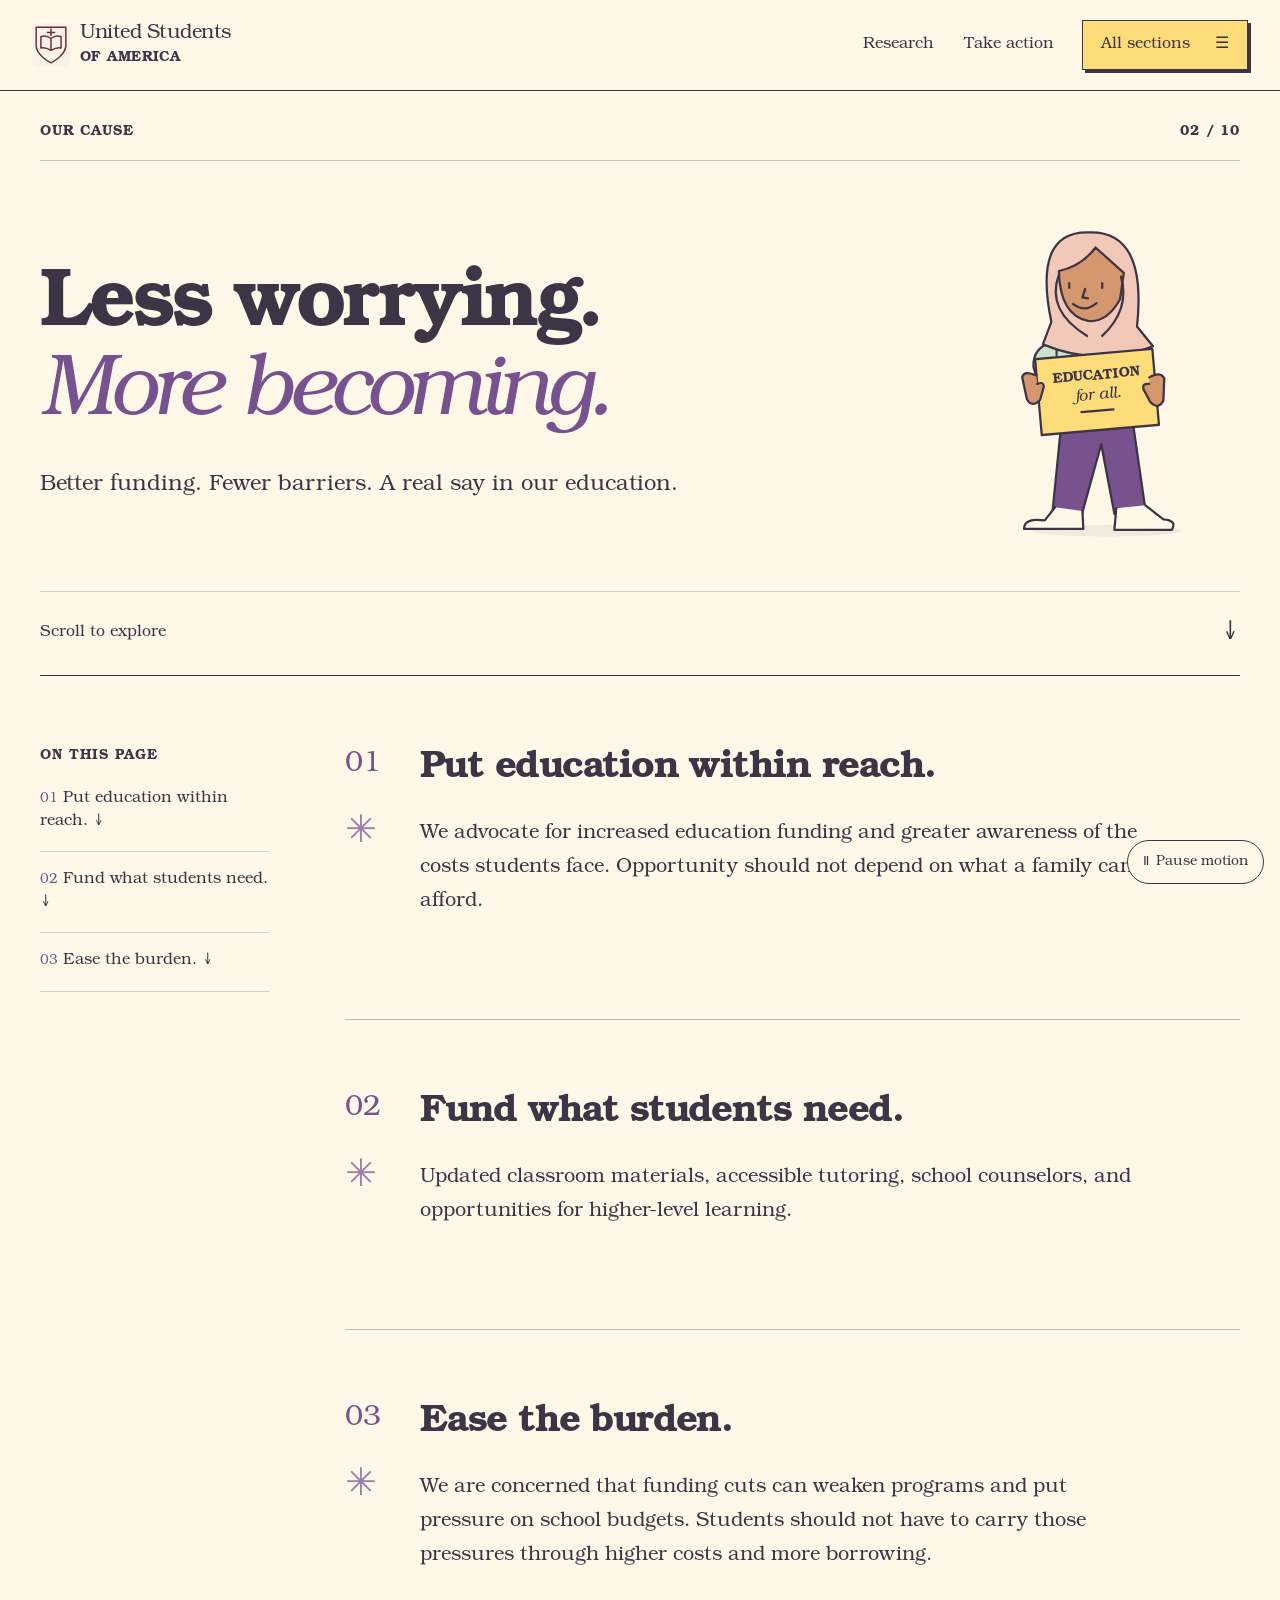
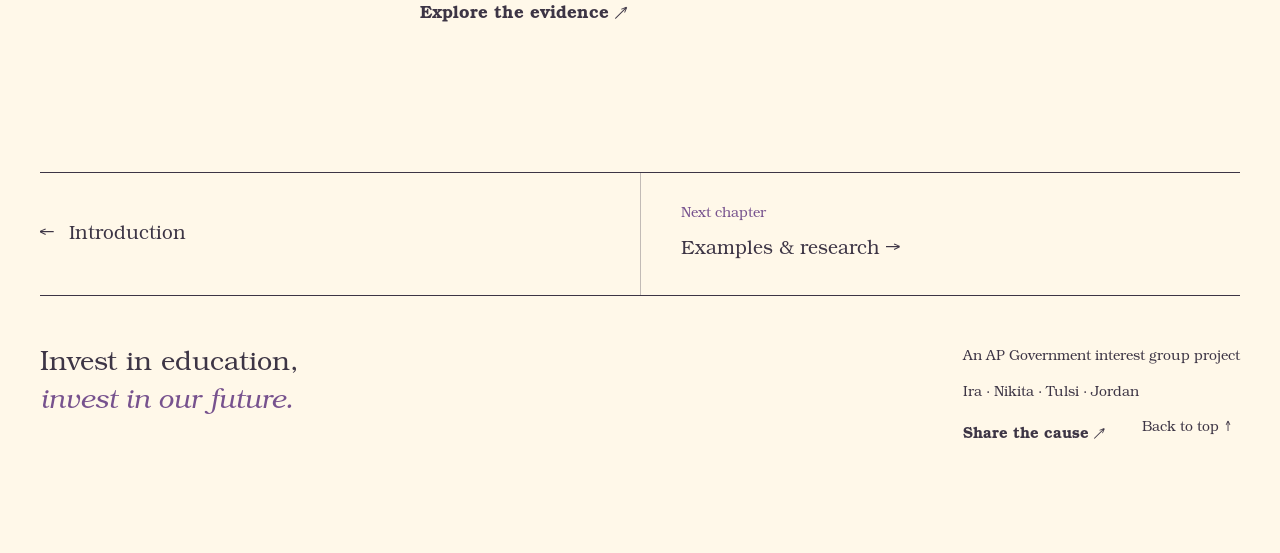
<file: our-cause.html>
<!doctype html><html lang="en"><head><meta charset="utf-8"><meta name="viewport" content="width=device-width,initial-scale=1"><meta name="theme-color" content="#fff8e9"><title>Our cause · United Students of America</title><meta name="description" content="Better funding. Fewer barriers. A real say in our education."><link rel="icon" href="assets/crest.svg"><link rel="preload" href="assets/campus-bookman.woff" as="font" type="font/woff" crossorigin><link rel="stylesheet" href="styles.css"><link rel="stylesheet" href="playful.css"><link rel="stylesheet" href="fieldguide.css"><link rel="stylesheet" href="chapters.css"><script src="app.js" defer></script><script src="playful.js" defer></script></head><body><a class="skip-link" href="#main">Skip to content</a><div id="top"></div><svg class="svg-library" xmlns="http://www.w3.org/2000/svg" aria-hidden="true">
    <symbol id="arrow" viewbox="0 0 24 24"><path d="M5 12h14m-6-6 6 6-6 6"></path></symbol>
    <symbol id="arrow-up" viewbox="0 0 24 24"><path d="M6 18 18 6M6 6h12v12"></path></symbol>
    <symbol id="star" viewbox="0 0 48 48"><path d="M24 1c0 16-7 23-23 23 16 0 23 7 23 23 0-16 7-23 23-23C31 24 24 17 24 1Z"></path></symbol>
    <symbol id="book" viewbox="0 0 64 64"><path d="M32 17c-7-6-17-7-25-5v36c9-2 18 0 25 5 7-5 16-7 25-5V12c-8-2-18-1-25 5Zm0 0v36M14 22c4 0 7 1 10 3m-10 5c4 0 7 1 10 3m-10 5c4 0 7 1 10 3m16-16c3-2 6-3 10-3m-10 11c3-2 6-3 10-3m-10 11c3-2 6-3 10-3"></path></symbol>
    <symbol id="heart" viewbox="0 0 64 64"><path d="M32 49 12 30C-3 14 20 0 32 18 44 0 67 14 52 30L32 49Zm-18 5h36M21 60h22"></path></symbol>
    <symbol id="voice" viewbox="0 0 64 64"><path d="m10 23 34-12v36L10 35V23Zm0 3H5v7h5m7 5 4 15h9l-5-12m25-24 7-5m-7 19h9m-9 13 7 5"></path></symbol>
    <symbol id="crest" viewbox="0 0 64 74"><path d="M7 7h50v31c0 17-25 29-25 29S7 55 7 38V7Z"></path><path d="M32 26c-5-4-12-5-17-3v19c6-1 12 1 17 4 5-3 11-5 17-4V23c-5-2-12-1-17 3Zm0 0v20m-7-30h14m-7-7v13"></path></symbol>
    <symbol id="check" viewbox="0 0 24 24"><path d="m5 12 4 4L19 6"></path></symbol>
  </svg>

  <header class="site-header"><div class="nav-wrap"><a class="brand" href="index.html"><img src="assets/crest.svg" width="38" height="44" alt=""><span>United Students<span>of America</span></span></a><nav class="quick-nav" aria-label="Main navigation"><a href="research.html">Research</a><a href="action-2.html">Take action</a></nav><button class="chapters-button" id="open-chapters" aria-haspopup="dialog">All sections <span aria-hidden="true">☰</span></button></div><div class="scroll-progress" aria-hidden="true"></div></header><main id="main" class="section-width"><section class="chapter-cover "><div class="edition-line"><span>Our cause</span><span>02 / 10</span></div><div class="chapter-heading"><div><h1>Less worrying.<br><em>More becoming.</em></h1><p class="lead">Better funding. Fewer barriers. A real say in our education.</p></div><svg class="chapter-person character character-organizer" viewBox="0 0 250 340" aria-hidden="true"><g xmlns="http://www.w3.org/2000/svg" stroke="#3d3545" stroke-width="2.4" stroke-linecap="round" stroke-linejoin="round">
      <ellipse cx="127" cy="327" rx="79" ry="6" fill="#3d354514" stroke="none"/>
      <path d="m79 209-10 100 31 2 21-76 14 74 33-4-14-97" fill="#77528e"/>
      <path d="M72 302 61 316q-22-3-22 9h63l-1-19m36-3-2 23h61q6-10-9-11l-19-15" fill="#fff8e9"/>
      <path d="M75 113q33-13 66 2l19 94q-42 22-91 0Z" fill="#cbe0d1"/>
      <path d="M70 126q-22 6-21 27l10 35 20-8m62-53q25 4 29 24l-6 35-21-7" fill="#cbe0d1"/>
      <path d="M68 105Q48 9 107 10q63-3 52 100l17 21q-56 23-117-2Z" fill="#f2c9b9"/>
      <path d="M76 51q24-5 39-25 21 19 30 27l-4 28q-14 25-34 23-30-6-31-53Z" fill="#d5986e"/>
      <path d="m87 64 0 5m35-5v5m-18 1-3 9 6 1m-16 6q13 10 25-1m-40-30q-14 38 30 65m36-63q10 35-20 63" fill="none"/>
      <g class="sign-sway"><path d="M54 139h125v81H54Z" fill="#ffdc7a" transform="rotate(-5 117 179)"/>
      <path d="M52 162q-13-6-15 2l5 23q5 10 14 1l4-14q0-6-7-3m119-7q12-7 16 1l-1 24q-6 10-14 1l-7-13q-2-7 6-6" fill="#d5986e"/>
      <text x="117" y="166" text-anchor="middle" fill="#3d3545" stroke="none" font-family="Georgia,serif" font-weight="bold" font-size="15" transform="rotate(-5 117 179)">EDUCATION</text>
      <text x="117" y="187" text-anchor="middle" fill="#3d3545" stroke="none" font-family="Georgia,serif" font-style="italic" font-size="17" transform="rotate(-5 117 179)">for all.</text>
      <path d="m100 201 34-3" fill="none"/>
    </g></g>
  </svg></div><a class="scroll-invite" href="#fund-education">Scroll to explore <span aria-hidden="true">↓</span></a></section><div class="chapter-body"><nav class="point-nav" aria-label="On this page"><span class="eyebrow">On this page</span><a href="#fund-education"><span>01</span> Put education within reach. ↓</a><a href="#student-needs"><span>02</span> Fund what students need. ↓</a><a href="#share-the-burden"><span>03</span> Ease the burden. ↓</a></nav><div><section class="chapter-point" id="fund-education"><div class="point-index">01<span aria-hidden="true">✳</span></div><div class="point-content"><h2>Put education within reach.</h2><p>We advocate for increased education funding and greater awareness of the costs students face. Opportunity should not depend on what a family can afford.</p></div></section><section class="chapter-point" id="student-needs"><div class="point-index">02<span aria-hidden="true">✳</span></div><div class="point-content"><h2>Fund what students need.</h2><p>Updated classroom materials, accessible tutoring, school counselors, and opportunities for higher-level learning.</p></div></section><section class="chapter-point" id="share-the-burden"><div class="point-index">03<span aria-hidden="true">✳</span></div><div class="point-content"><h2>Ease the burden.</h2><p>We are concerned that funding cuts can weaken programs and put pressure on school budgets. Students should not have to carry those pressures through higher costs and more borrowing.</p><a class="text-link" href="research.html">Explore the evidence ↗</a></div></section></div></div><nav class="page-turn" aria-label="Chapter navigation"><a href="index.html">← <span>Introduction</span></a><a href="research.html"><small>Next chapter</small><span>Examples & research →</span></a></nav></main><footer class="site-footer section-width"><p>Invest in education,<br><strong>invest in our future.</strong></p><div><span>An AP Government interest group project</span><span>Ira · Nikita · Tulsi · Jordan</span><button class="text-link" id="share-site">Share the cause ↗</button><a href="#top">Back to top ↑</a></div></footer><dialog class="chapters-dialog" id="chapters-dialog" aria-labelledby="chapters-title"><div class="dialog-inner"><button class="dialog-close" aria-label="Close sections">×</button><p class="eyebrow">The field guide</p><h2 id="chapters-title">One cause.<br>Ten chapters.</h2><nav aria-label="All sections"><a href="index.html"><span>01</span>Introduction<span aria-hidden="true">↗</span></a><a href="our-cause.html" aria-current="page"><span>02</span>Our cause<span aria-hidden="true">↗</span></a><a href="research.html"><span>03</span>Examples & research<span aria-hidden="true">↗</span></a><a href="why-it-matters.html"><span>04</span>Why it matters<span aria-hidden="true">↗</span></a><a href="fundraising.html"><span>05</span>Fundraising plan<span aria-hidden="true">↗</span></a><a href="stand-out.html"><span>06</span>How we stand out<span aria-hidden="true">↗</span></a><a href="action-1.html"><span>07</span>Taking action · Part 1<span aria-hidden="true">↗</span></a><a href="action-2.html"><span>08</span>Taking action · Part 2<span aria-hidden="true">↗</span></a><a href="action-3.html"><span>09</span>Taking action · Part 3<span aria-hidden="true">↗</span></a><a href="connect.html"><span>10</span>Learn more & connect<span aria-hidden="true">↗</span></a><a href="dream-campus.html"><span>✦</span>Play: Dream campus<span>↗</span></a></nav></div></dialog><dialog id="message-dialog" aria-labelledby="message-title" class="message-dialog"><div class="dialog-inner"><button class="dialog-close" aria-label="Close message builder">×</button><p class="eyebrow">Start a conversation</p><h2 id="message-title">Your words.<br><em>Your impact.</em></h2><p class="dialog-description">Make this draft your own before sharing it with an education decision-maker.</p><label for="message-topic">Your priority</label><select id="message-topic"><option value="access">More affordable education</option><option value="resources">Better learning resources</option><option value="support">Stronger student support</option></select><label for="personal-story">Why it matters to you <span>(optional)</span></label><textarea id="personal-story" rows="2" maxlength="600" placeholder="A sentence about your experience…"></textarea><label for="message-draft">Your editable message</label><textarea id="message-draft" rows="8" spellcheck="true"></textarea><div class="dialog-actions"><button class="button primary" id="copy-message">Copy message <svg aria-hidden="true"><use href="#arrow"></use></svg></button><button class="button outline" id="download-message">Download draft ↓</button></div><p class="privacy-note">Nothing is submitted or stored. You choose where to send your message.</p><p class="dialog-feedback" id="message-feedback" role="status" aria-live="polite"></p></div></dialog>
  <dialog id="event-dialog" aria-labelledby="event-title"><div class="dialog-inner"><button class="dialog-close" aria-label="Close event details">×</button><p class="eyebrow">An idea for our campus</p><h2 id="event-title"></h2><p id="event-description" class="dialog-description"></p><div class="event-detail"><span>The idea</span><p id="event-format"></p></div><div class="event-detail"><span>How to help</span><p id="event-help"></p></div><p class="proposal-note">This is a proposed activity for our AP Government project. Registration and donations are not open.</p><button class="button primary" id="event-to-action">Speak up for education <svg aria-hidden="true"><use href="#arrow"></use></svg></button></div></dialog>
  <dialog id="share-dialog" aria-labelledby="share-title"><div class="dialog-inner"><button class="dialog-close" aria-label="Close share link">×</button><p class="eyebrow">Pass it along</p><h2 id="share-title">Share <em>the cause.</em></h2><p class="dialog-description">Copy this link to share the project.</p><label for="share-url">Project link</label><input type="text" id="share-url" readonly><button class="button primary" id="copy-site-url">Copy link <svg aria-hidden="true"><use href="#arrow"></use></svg></button><p class="dialog-feedback" id="share-feedback" role="status" aria-live="polite"></p></div></dialog>
  <div class="toast" role="status" aria-live="polite"></div><button class="motion-toggle" id="motion-toggle" aria-pressed="false">Ⅱ Pause motion</button><div class="confetti-layer" aria-hidden="true"></div></body></html>
</file>
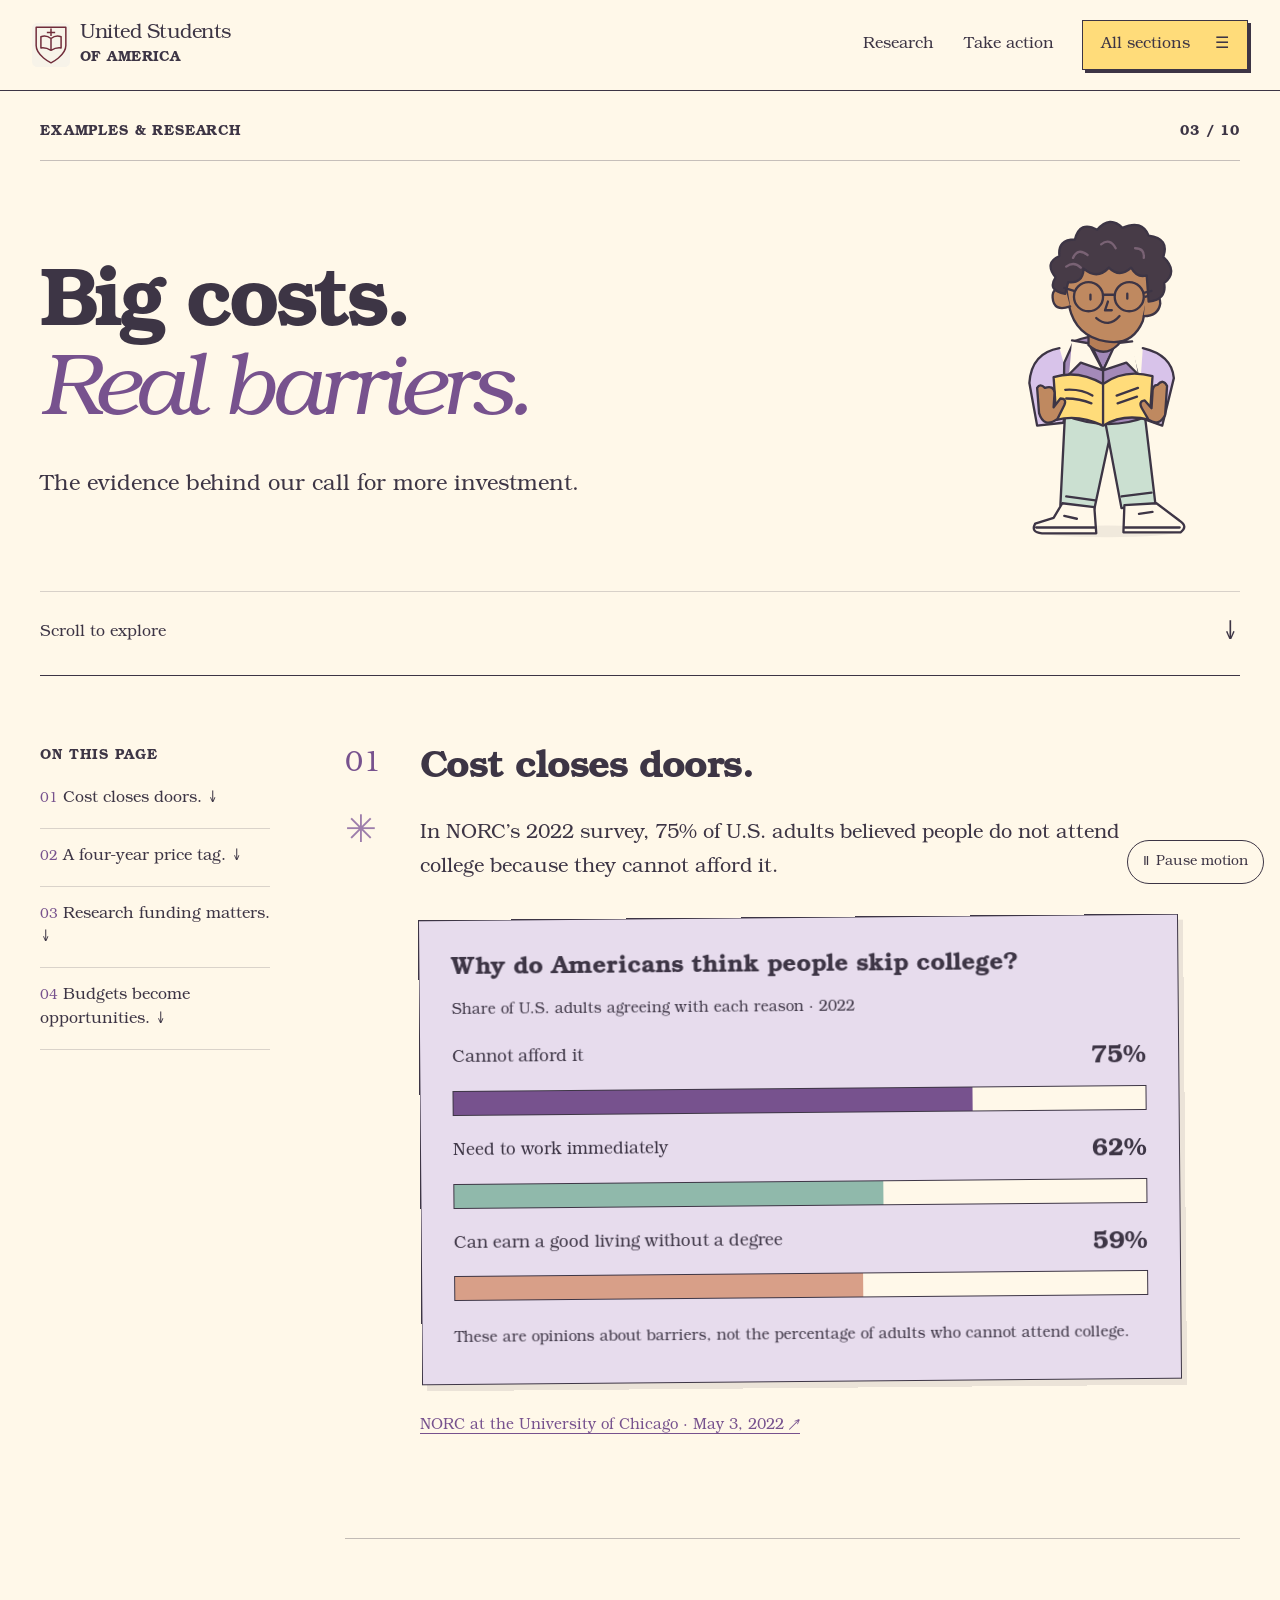
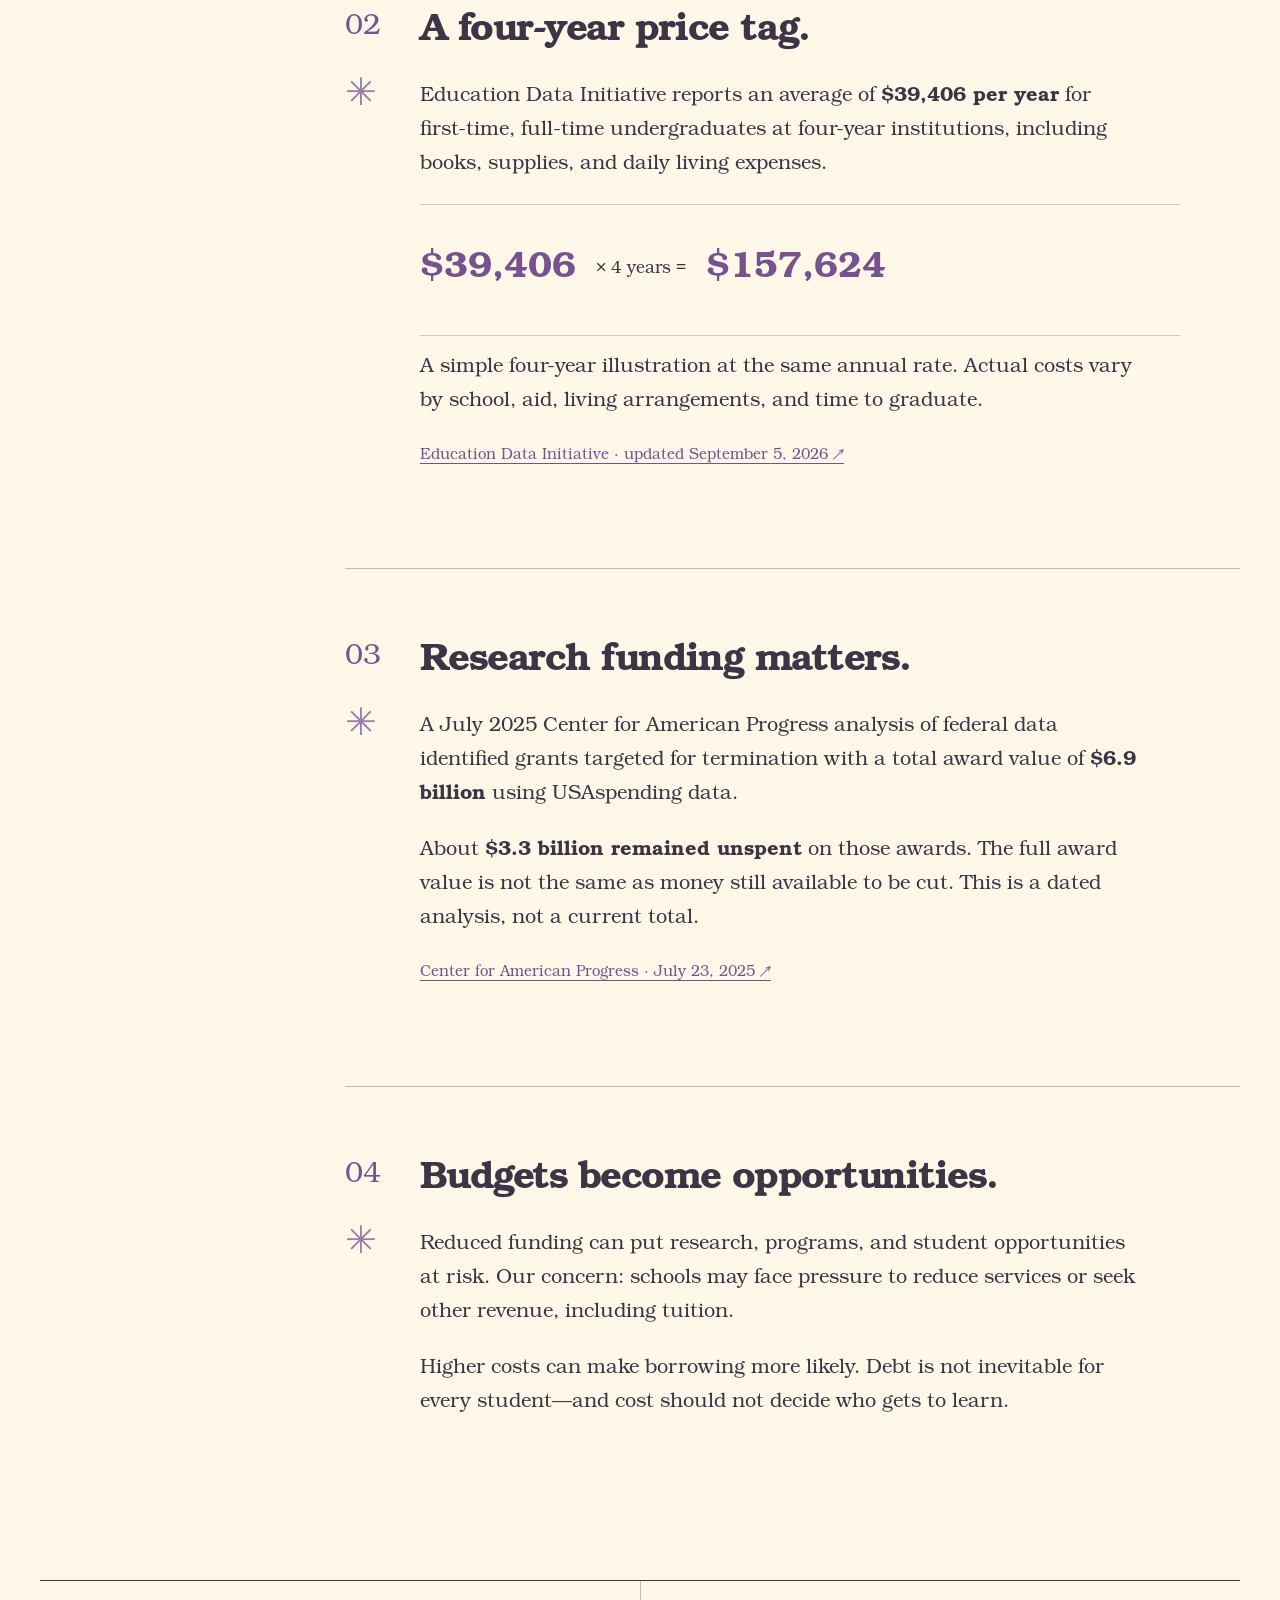
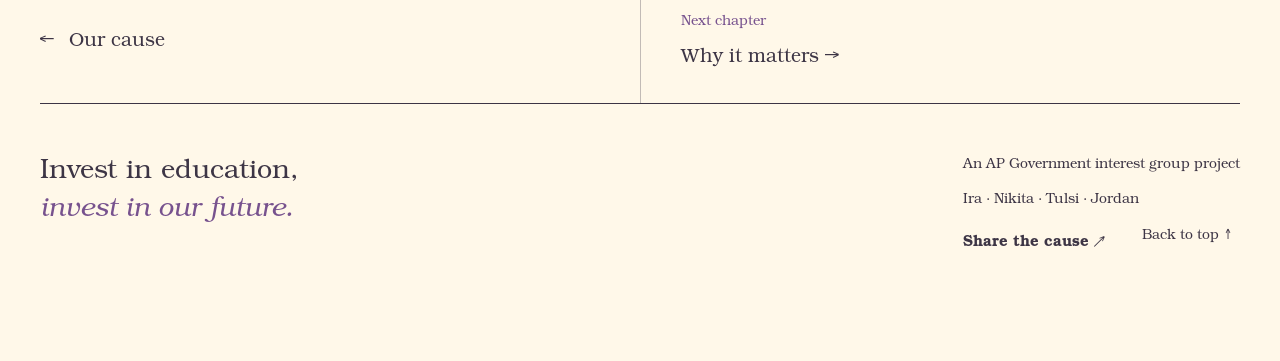
<file: research.html>
<!doctype html><html lang="en"><head><meta charset="utf-8"><meta name="viewport" content="width=device-width,initial-scale=1"><meta name="theme-color" content="#fff8e9"><title>Examples & research · United Students of America</title><meta name="description" content="The evidence behind our call for more investment."><link rel="icon" href="assets/crest.svg"><link rel="preload" href="assets/campus-bookman.woff" as="font" type="font/woff" crossorigin><link rel="stylesheet" href="styles.css"><link rel="stylesheet" href="playful.css"><link rel="stylesheet" href="fieldguide.css"><link rel="stylesheet" href="chapters.css"><script src="app.js" defer></script><script src="playful.js" defer></script></head><body><a class="skip-link" href="#main">Skip to content</a><div id="top"></div><svg class="svg-library" xmlns="http://www.w3.org/2000/svg" aria-hidden="true">
    <symbol id="arrow" viewbox="0 0 24 24"><path d="M5 12h14m-6-6 6 6-6 6"></path></symbol>
    <symbol id="arrow-up" viewbox="0 0 24 24"><path d="M6 18 18 6M6 6h12v12"></path></symbol>
    <symbol id="star" viewbox="0 0 48 48"><path d="M24 1c0 16-7 23-23 23 16 0 23 7 23 23 0-16 7-23 23-23C31 24 24 17 24 1Z"></path></symbol>
    <symbol id="book" viewbox="0 0 64 64"><path d="M32 17c-7-6-17-7-25-5v36c9-2 18 0 25 5 7-5 16-7 25-5V12c-8-2-18-1-25 5Zm0 0v36M14 22c4 0 7 1 10 3m-10 5c4 0 7 1 10 3m-10 5c4 0 7 1 10 3m16-16c3-2 6-3 10-3m-10 11c3-2 6-3 10-3m-10 11c3-2 6-3 10-3"></path></symbol>
    <symbol id="heart" viewbox="0 0 64 64"><path d="M32 49 12 30C-3 14 20 0 32 18 44 0 67 14 52 30L32 49Zm-18 5h36M21 60h22"></path></symbol>
    <symbol id="voice" viewbox="0 0 64 64"><path d="m10 23 34-12v36L10 35V23Zm0 3H5v7h5m7 5 4 15h9l-5-12m25-24 7-5m-7 19h9m-9 13 7 5"></path></symbol>
    <symbol id="crest" viewbox="0 0 64 74"><path d="M7 7h50v31c0 17-25 29-25 29S7 55 7 38V7Z"></path><path d="M32 26c-5-4-12-5-17-3v19c6-1 12 1 17 4 5-3 11-5 17-4V23c-5-2-12-1-17 3Zm0 0v20m-7-30h14m-7-7v13"></path></symbol>
    <symbol id="check" viewbox="0 0 24 24"><path d="m5 12 4 4L19 6"></path></symbol>
  </svg>

  <header class="site-header"><div class="nav-wrap"><a class="brand" href="index.html"><img src="assets/crest.svg" width="38" height="44" alt=""><span>United Students<span>of America</span></span></a><nav class="quick-nav" aria-label="Main navigation"><a href="research.html">Research</a><a href="action-2.html">Take action</a></nav><button class="chapters-button" id="open-chapters" aria-haspopup="dialog">All sections <span aria-hidden="true">☰</span></button></div><div class="scroll-progress" aria-hidden="true"></div></header><main id="main" class="section-width"><section class="chapter-cover "><div class="edition-line"><span>Examples & research</span><span>03 / 10</span></div><div class="chapter-heading"><div><h1>Big costs.<br><em>Real barriers.</em></h1><p class="lead">The evidence behind our call for more investment.</p></div><svg class="chapter-person character character-reader" viewBox="0 0 220 330" aria-hidden="true"><g xmlns="http://www.w3.org/2000/svg" stroke="#3d3545" stroke-width="2.4" stroke-linecap="round" stroke-linejoin="round">
      <ellipse cx="112" cy="318" rx="74" ry="6" fill="#3d354514" stroke="none"/>
      <path d="M69 192 64 291l35 4 15-70 13 69 35-4-12-101" fill="#cbe0d1"/>
      <path d="m111 209 3 16m-44 57 30 4m27-4 31-4" fill="none"/>
      <path d="m66 289-9 15-19 6q-5 9 7 10h56l-2-27Zm64 2-1 28h59q8-6-1-12l-24-18Z" fill="#fff8e9"/>
      <path d="M39 314h61m30 0h57m-119-12 13 3m64-5 14-2" fill="none"/>
      <path d="M63 129q-29 5-31 36l8 44 27-3 8-35m74-42q30 7 32 31l-12 49-25-9" fill="#d8c3ea"/>
      <path d="M78 122q28-11 57 1l20 76q-42 17-88-1l1-54Z" fill="#a48ab9"/>
      <path d="m95 124 13 28 14-28m-14 27v54m-37-16q17 8 35 8m6 0 34-8" fill="none"/>
      <path d="m76 121 17 3 15 28-23-8-12 12m65-34-17 2-13 28 24-8 12 12" fill="#fff8e9"/>
      <g class="reader-head"><path d="M93 105v21q16 14 31-1v-22" fill="#b67d56"/>
      <path d="M69 61q6-35 44-33 43 1 43 40l-7 33q-11 26-38 21-31-5-38-36Z" fill="#bf8960"/>
      <path d="M74 86q-17 6-18-9-1-11 13-10m83 9q15-6 15 7-2 13-17 13" fill="#bf8960"/>
      <path d="M69 73q-19-3-10-17-12-15 4-22-2-17 16-17 5-20 23-10 13-15 26-2 20-9 27 8 22 3 15 22 16 15 1 27 3 17-16 19l-2-27q-10 3-16-8-12 11-23 0-12 13-26 1-1 16-16 14Z" fill="#473b47"/>
      <path d="M77 36q5-11 15-3m14-11q9-7 15 4m20 0q10 0 9 10m-80 9q8-6 15 1" fill="none" stroke="#796274"/>
      <circle cx="93" cy="76" r="15" fill="none"/><circle cx="135" cy="76" r="15" fill="none"/><path d="M108 74h12m-42-4-10-3m82 5 8-2" fill="none"/>
      <path d="M95 74v5m38-6v5m-20 3-3 9h7m-16 8q13 11 24-2" fill="none"/>
      </g><g class="reading-book"><path d="M57 159q25-8 51 7 22-16 51-8l-3 45q-27-7-48 6-25-12-48-6Z" fill="#ffdc7a"/>
      <path d="m108 167 0 40m-39-35q17-1 28 6m-27 3q14 0 26 5m26-8 22-8m-21 16 20-7" fill="none"/>
      <path d="M48 170q-5-5-8 0l2 26q5 16 19 6l7-14q3-7-4-7l-7 9 1-15q-1-8-10-5Zm116-3q6-7 10 1l-2 30q-6 12-17 5l-7-12q-4-7 3-8l7 8 1-16q0-8 5-8Z" fill="#bf8960"/>
    </g></g>
  </svg></div><a class="scroll-invite" href="#cost-barrier">Scroll to explore <span aria-hidden="true">↓</span></a></section><div class="chapter-body"><nav class="point-nav" aria-label="On this page"><span class="eyebrow">On this page</span><a href="#cost-barrier"><span>01</span> Cost closes doors. ↓</a><a href="#college-cost"><span>02</span> A four-year price tag. ↓</a><a href="#federal-cuts"><span>03</span> Research funding matters. ↓</a><a href="#student-impact"><span>04</span> Budgets become opportunities. ↓</a></nav><div><section class="chapter-point" id="cost-barrier"><div class="point-index">01<span aria-hidden="true">✳</span></div><div class="point-content"><h2>Cost closes doors.</h2><p>In NORC’s 2022 survey, 75% of U.S. adults believed people do not attend college because they cannot afford it.</p><figure class="survey-chart"><figcaption>Why do Americans think people skip college?</figcaption><p class="chart-note">Share of U.S. adults agreeing with each reason · 2022</p><div class="bar-row"><div><span>Cannot afford it</span><strong>75%</strong></div><div class="bar-track"><span style="width:75%"></span></div></div><div class="bar-row"><div><span>Need to work immediately</span><strong>62%</strong></div><div class="bar-track"><span style="width:62%"></span></div></div><div class="bar-row"><div><span>Can earn a good living without a degree</span><strong>59%</strong></div><div class="bar-track"><span style="width:59%"></span></div></div><p class="chart-note">These are opinions about barriers, not the percentage of adults who cannot attend college.</p></figure><p class="source"><a href="https://www.norc.org/research/library/survey--americans-see-cost-as-the-biggest-barrier-to-higher-educ.html" target="_blank" rel="noopener">NORC at the University of Chicago · May 3, 2022 ↗</a></p></div></section><section class="chapter-point" id="college-cost"><div class="point-index">02<span aria-hidden="true">✳</span></div><div class="point-content"><h2>A four-year price tag.</h2><p>Education Data Initiative reports an average of <strong>$39,406 per year</strong> for first-time, full-time undergraduates at four-year institutions, including books, supplies, and daily living expenses.</p><div class="cost-math"><strong>$39,406</strong><span>× 4 years =</span><strong>$157,624</strong></div><p>A simple four-year illustration at the same annual rate. Actual costs vary by school, aid, living arrangements, and time to graduate.</p><p class="source"><a href="https://educationdata.org/average-cost-of-college" target="_blank" rel="noopener">Education Data Initiative · updated September 5, 2026 ↗</a></p></div></section><section class="chapter-point" id="federal-cuts"><div class="point-index">03<span aria-hidden="true">✳</span></div><div class="point-content"><h2>Research funding matters.</h2><p>A July 2025 Center for American Progress analysis of federal data identified grants targeted for termination with a total award value of <strong>$6.9 billion</strong> using USAspending data.</p><p>About <strong>$3.3 billion remained unspent</strong> on those awards. The full award value is not the same as money still available to be cut. This is a dated analysis, not a current total.</p><p class="source"><a href="https://www.americanprogress.org/article/mapping-federal-funding-cuts-to-us-colleges-and-universities/" target="_blank" rel="noopener">Center for American Progress · July 23, 2025 ↗</a></p></div></section><section class="chapter-point" id="student-impact"><div class="point-index">04<span aria-hidden="true">✳</span></div><div class="point-content"><h2>Budgets become opportunities.</h2><p>Reduced funding can put research, programs, and student opportunities at risk. Our concern: schools may face pressure to reduce services or seek other revenue, including tuition.</p><p>Higher costs can make borrowing more likely. Debt is not inevitable for every student—and cost should not decide who gets to learn.</p></div></section></div></div><nav class="page-turn" aria-label="Chapter navigation"><a href="our-cause.html">← <span>Our cause</span></a><a href="why-it-matters.html"><small>Next chapter</small><span>Why it matters →</span></a></nav></main><footer class="site-footer section-width"><p>Invest in education,<br><strong>invest in our future.</strong></p><div><span>An AP Government interest group project</span><span>Ira · Nikita · Tulsi · Jordan</span><button class="text-link" id="share-site">Share the cause ↗</button><a href="#top">Back to top ↑</a></div></footer><dialog class="chapters-dialog" id="chapters-dialog" aria-labelledby="chapters-title"><div class="dialog-inner"><button class="dialog-close" aria-label="Close sections">×</button><p class="eyebrow">The field guide</p><h2 id="chapters-title">One cause.<br>Ten chapters.</h2><nav aria-label="All sections"><a href="index.html"><span>01</span>Introduction<span aria-hidden="true">↗</span></a><a href="our-cause.html"><span>02</span>Our cause<span aria-hidden="true">↗</span></a><a href="research.html" aria-current="page"><span>03</span>Examples & research<span aria-hidden="true">↗</span></a><a href="why-it-matters.html"><span>04</span>Why it matters<span aria-hidden="true">↗</span></a><a href="fundraising.html"><span>05</span>Fundraising plan<span aria-hidden="true">↗</span></a><a href="stand-out.html"><span>06</span>How we stand out<span aria-hidden="true">↗</span></a><a href="action-1.html"><span>07</span>Taking action · Part 1<span aria-hidden="true">↗</span></a><a href="action-2.html"><span>08</span>Taking action · Part 2<span aria-hidden="true">↗</span></a><a href="action-3.html"><span>09</span>Taking action · Part 3<span aria-hidden="true">↗</span></a><a href="connect.html"><span>10</span>Learn more & connect<span aria-hidden="true">↗</span></a><a href="dream-campus.html"><span>✦</span>Play: Dream campus<span>↗</span></a></nav></div></dialog><dialog id="message-dialog" aria-labelledby="message-title" class="message-dialog"><div class="dialog-inner"><button class="dialog-close" aria-label="Close message builder">×</button><p class="eyebrow">Start a conversation</p><h2 id="message-title">Your words.<br><em>Your impact.</em></h2><p class="dialog-description">Make this draft your own before sharing it with an education decision-maker.</p><label for="message-topic">Your priority</label><select id="message-topic"><option value="access">More affordable education</option><option value="resources">Better learning resources</option><option value="support">Stronger student support</option></select><label for="personal-story">Why it matters to you <span>(optional)</span></label><textarea id="personal-story" rows="2" maxlength="600" placeholder="A sentence about your experience…"></textarea><label for="message-draft">Your editable message</label><textarea id="message-draft" rows="8" spellcheck="true"></textarea><div class="dialog-actions"><button class="button primary" id="copy-message">Copy message <svg aria-hidden="true"><use href="#arrow"></use></svg></button><button class="button outline" id="download-message">Download draft ↓</button></div><p class="privacy-note">Nothing is submitted or stored. You choose where to send your message.</p><p class="dialog-feedback" id="message-feedback" role="status" aria-live="polite"></p></div></dialog>
  <dialog id="event-dialog" aria-labelledby="event-title"><div class="dialog-inner"><button class="dialog-close" aria-label="Close event details">×</button><p class="eyebrow">An idea for our campus</p><h2 id="event-title"></h2><p id="event-description" class="dialog-description"></p><div class="event-detail"><span>The idea</span><p id="event-format"></p></div><div class="event-detail"><span>How to help</span><p id="event-help"></p></div><p class="proposal-note">This is a proposed activity for our AP Government project. Registration and donations are not open.</p><button class="button primary" id="event-to-action">Speak up for education <svg aria-hidden="true"><use href="#arrow"></use></svg></button></div></dialog>
  <dialog id="share-dialog" aria-labelledby="share-title"><div class="dialog-inner"><button class="dialog-close" aria-label="Close share link">×</button><p class="eyebrow">Pass it along</p><h2 id="share-title">Share <em>the cause.</em></h2><p class="dialog-description">Copy this link to share the project.</p><label for="share-url">Project link</label><input type="text" id="share-url" readonly><button class="button primary" id="copy-site-url">Copy link <svg aria-hidden="true"><use href="#arrow"></use></svg></button><p class="dialog-feedback" id="share-feedback" role="status" aria-live="polite"></p></div></dialog>
  <div class="toast" role="status" aria-live="polite"></div><button class="motion-toggle" id="motion-toggle" aria-pressed="false">Ⅱ Pause motion</button><div class="confetti-layer" aria-hidden="true"></div></body></html>
</file>
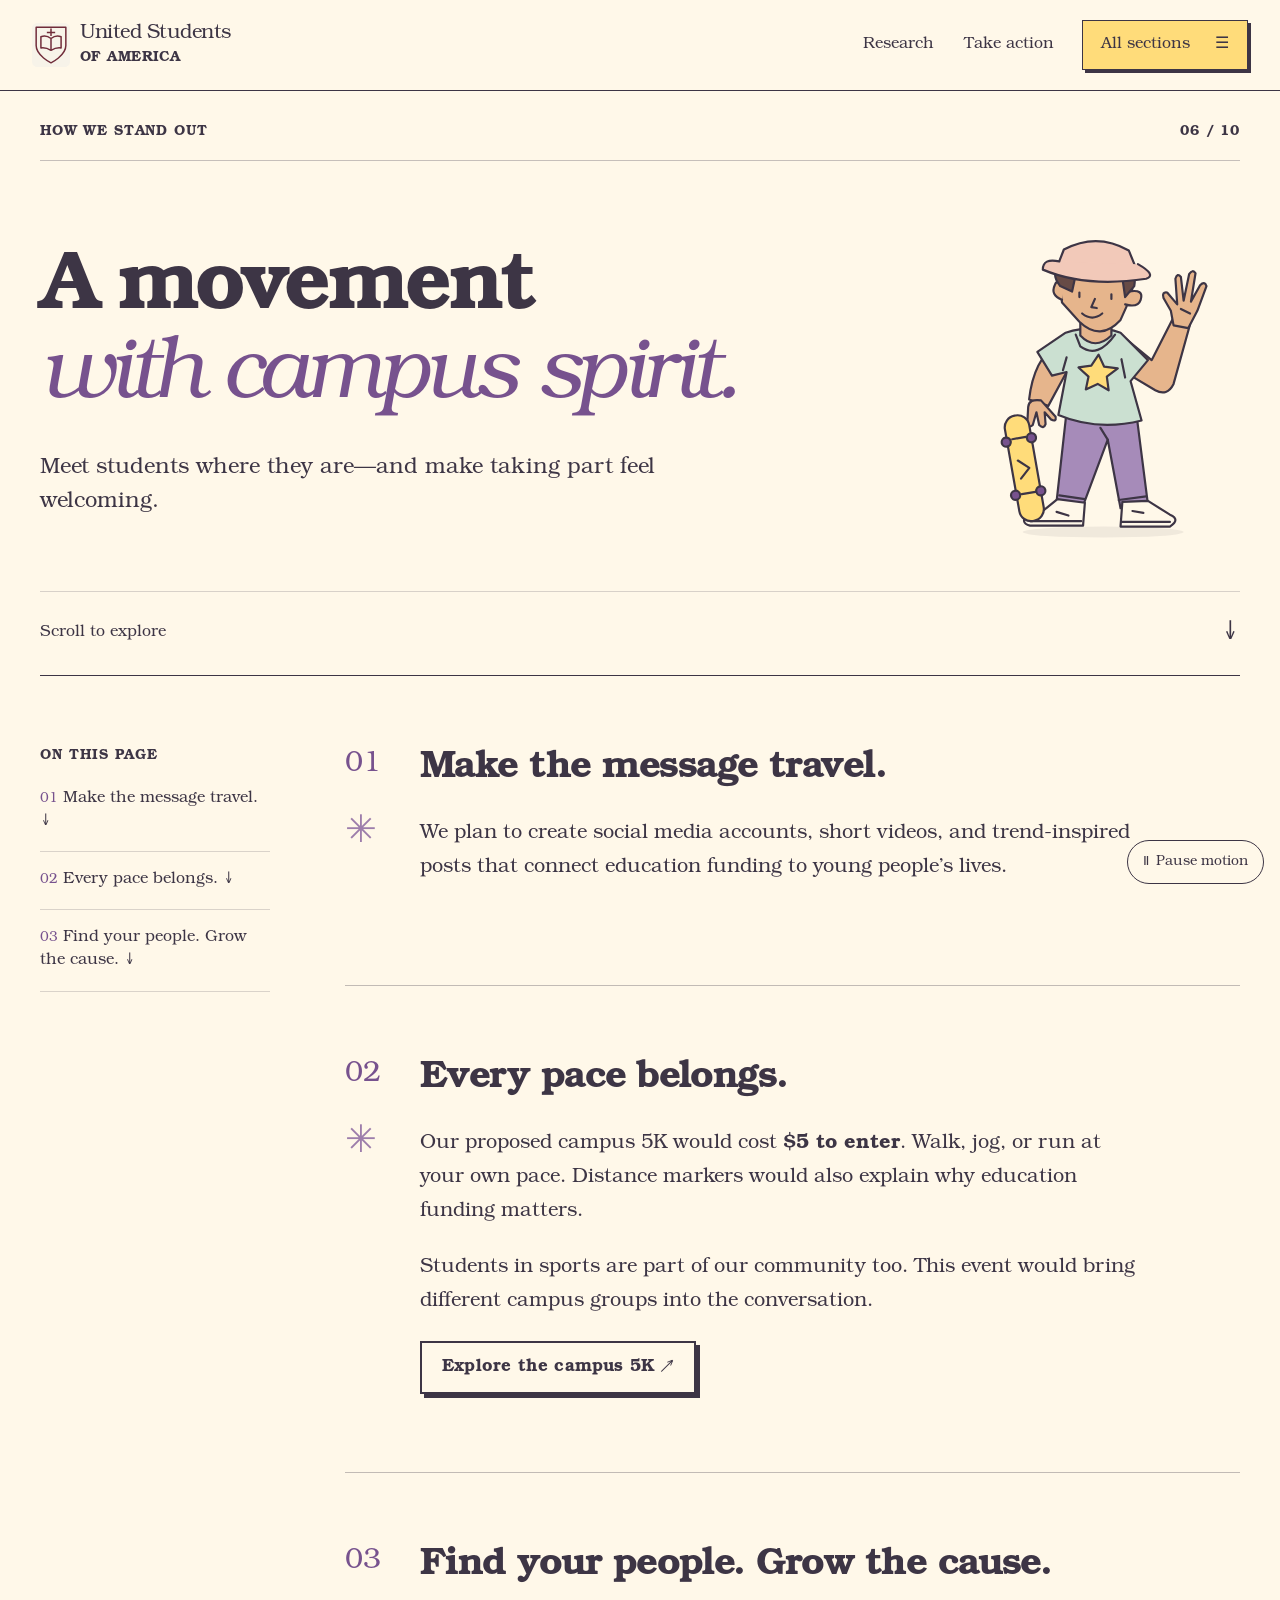
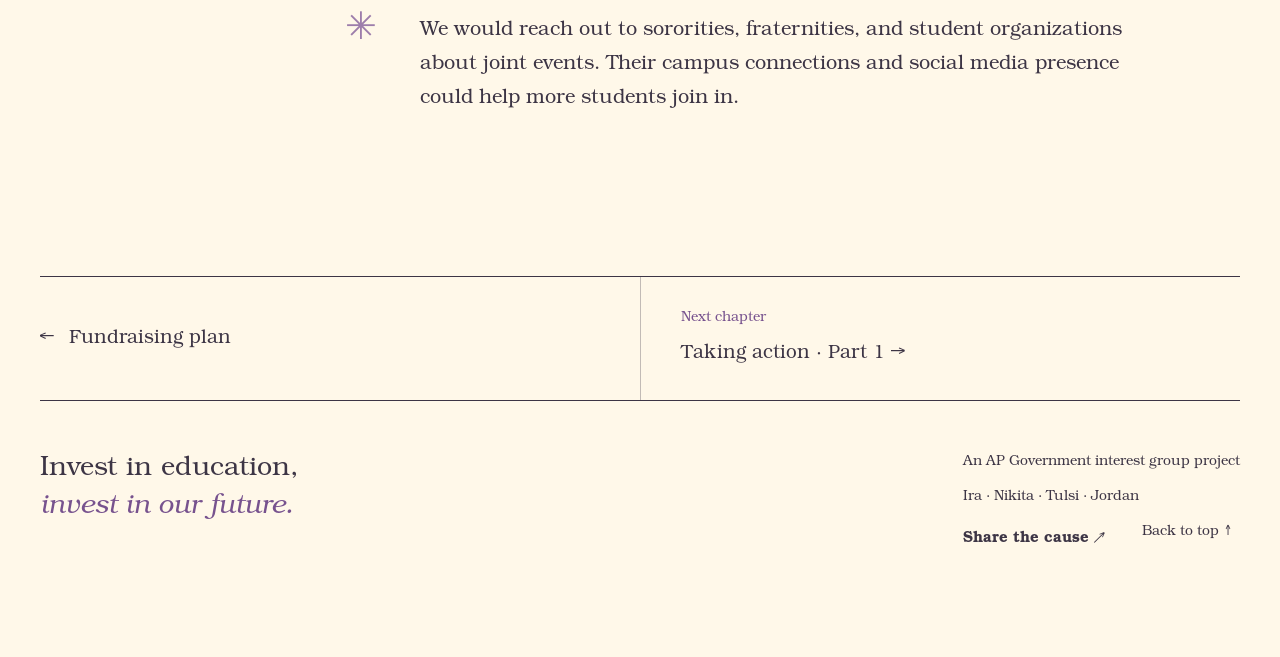
<file: stand-out.html>
<!doctype html><html lang="en"><head><meta charset="utf-8"><meta name="viewport" content="width=device-width,initial-scale=1"><meta name="theme-color" content="#fff8e9"><title>How we stand out · United Students of America</title><meta name="description" content="Meet students where they are—and make taking part feel welcoming."><link rel="icon" href="assets/crest.svg"><link rel="preload" href="assets/campus-bookman.woff" as="font" type="font/woff" crossorigin><link rel="stylesheet" href="styles.css"><link rel="stylesheet" href="playful.css"><link rel="stylesheet" href="fieldguide.css"><link rel="stylesheet" href="chapters.css"><script src="app.js" defer></script><script src="playful.js" defer></script></head><body><a class="skip-link" href="#main">Skip to content</a><div id="top"></div><svg class="svg-library" xmlns="http://www.w3.org/2000/svg" aria-hidden="true">
    <symbol id="arrow" viewbox="0 0 24 24"><path d="M5 12h14m-6-6 6 6-6 6"></path></symbol>
    <symbol id="arrow-up" viewbox="0 0 24 24"><path d="M6 18 18 6M6 6h12v12"></path></symbol>
    <symbol id="star" viewbox="0 0 48 48"><path d="M24 1c0 16-7 23-23 23 16 0 23 7 23 23 0-16 7-23 23-23C31 24 24 17 24 1Z"></path></symbol>
    <symbol id="book" viewbox="0 0 64 64"><path d="M32 17c-7-6-17-7-25-5v36c9-2 18 0 25 5 7-5 16-7 25-5V12c-8-2-18-1-25 5Zm0 0v36M14 22c4 0 7 1 10 3m-10 5c4 0 7 1 10 3m-10 5c4 0 7 1 10 3m16-16c3-2 6-3 10-3m-10 11c3-2 6-3 10-3m-10 11c3-2 6-3 10-3"></path></symbol>
    <symbol id="heart" viewbox="0 0 64 64"><path d="M32 49 12 30C-3 14 20 0 32 18 44 0 67 14 52 30L32 49Zm-18 5h36M21 60h22"></path></symbol>
    <symbol id="voice" viewbox="0 0 64 64"><path d="m10 23 34-12v36L10 35V23Zm0 3H5v7h5m7 5 4 15h9l-5-12m25-24 7-5m-7 19h9m-9 13 7 5"></path></symbol>
    <symbol id="crest" viewbox="0 0 64 74"><path d="M7 7h50v31c0 17-25 29-25 29S7 55 7 38V7Z"></path><path d="M32 26c-5-4-12-5-17-3v19c6-1 12 1 17 4 5-3 11-5 17-4V23c-5-2-12-1-17 3Zm0 0v20m-7-30h14m-7-7v13"></path></symbol>
    <symbol id="check" viewbox="0 0 24 24"><path d="m5 12 4 4L19 6"></path></symbol>
  </svg>

  <header class="site-header"><div class="nav-wrap"><a class="brand" href="index.html"><img src="assets/crest.svg" width="38" height="44" alt=""><span>United Students<span>of America</span></span></a><nav class="quick-nav" aria-label="Main navigation"><a href="research.html">Research</a><a href="action-2.html">Take action</a></nav><button class="chapters-button" id="open-chapters" aria-haspopup="dialog">All sections <span aria-hidden="true">☰</span></button></div><div class="scroll-progress" aria-hidden="true"></div></header><main id="main" class="section-width"><section class="chapter-cover "><div class="edition-line"><span>How we stand out</span><span>06 / 10</span></div><div class="chapter-heading"><div><h1>A movement<br><em>with campus spirit.</em></h1><p class="lead">Meet students where they are—and make taking part feel welcoming.</p></div><svg class="chapter-person character character-skater" viewBox="0 0 230 350" aria-hidden="true"><g xmlns="http://www.w3.org/2000/svg" stroke="#3d3545" stroke-width="2.4" stroke-linecap="round" stroke-linejoin="round">
      <ellipse cx="113" cy="338" rx="88" ry="6" fill="#3d354514" stroke="none"/>
      <path d="m73 206-11 99 29 4 27-72 14 75 30-4-13-102" fill="#a68bb9"/>
      <path d="m110 224 8 13m-53 61 28 4m37 1 30-4" fill="none"/>
      <path d="m63 302-16 13-16 2q-10 11 2 14h58l2-25Zm71 3-2 27h54q12-8 0-13l-24-15Z" fill="#fff8e9"/><path d="M33 326h56m44 1h53m-124-11 13 4m70-5 12 2" fill="none"/>
      <path d="M63 132q-26 17-31 61l21 7 20-37" fill="#e6b58c"/>
      <g class="wave-arm"><path d="M138 127l28 23 24-47 18 8-18 65q-7 14-20 7l-30-18" fill="#e6b58c"/><g class="student-wave"><path d="m190 112-3-16-8-14q-2-7 4-6l11 13-2-28q2-7 6-2l3 26 6-29q4-6 7-1l-5 31 10-18q5-5 7 1l-10 27-10 19Z" fill="#e6b58c"/><path d="m198 94 10 5" fill="none"/></g>
      </g><path d="M72 120q31-10 60 0l30 30-19 23 12 43q-48 12-91-6l9-47-16 4-16-26Z" fill="#cbe0d1"/>
      <path d="m83 122 5 13q19 14 38-13m-57 39 4-14m64 22-4-20" fill="none"/>
      <path d="m100 156 8-12 6 13 15 2-12 9 2 15-12-7-13 6 3-14-11-10Z" fill="#ffdc7a"/>
      <path d="M88 104v19q16 17 34 0v-20" fill="#e6b58c"/>
      <path d="M65 64q9-36 47-27 33 7 33 40l-13 29q-22 24-45 2L68 87Z" fill="#e6b58c"/>
      <path d="M68 84q-13-5-8-16 2-6 11-5m70 12q17-3 13 9-3 9-17 5" fill="#e6b58c"/>
      <path d="M66 69q-13-16 4-27 25-27 59-4 22 5 18 31l-10 12-4-28q-25 4-48-6l-6 28Z" fill="#674b46"/>
      <path d="m70 29-7 18q43 14 87 5l-9-22q-35-20-71-1Z" fill="#f2c9b9"/><path d="M65 42q-18-4-18 9 47 20 113 10 12-4-9-16" fill="#f2c9b9"/>
      <path d="m87 76 0 5m35-3v5m-18 0-4 9 6 1m-16 6q11 9 22 0" fill="none"/>
      <path d="M45 194q-13-2-14 7l-1 18q2 6 6 2l4-14 3 14q5 5 7-1l-1-13 7 8q6 3 5-3Z" fill="#e6b58c"/>
      <g transform="rotate(-10 25 267)"><rect x="13" y="210" width="27" height="117" rx="13" fill="#ffdc7a"/><path d="M19 235h15m-15 61h15" fill="none"/><circle cx="12" cy="237" r="5" fill="#77528e"/><circle cx="40" cy="237" r="5" fill="#77528e"/><circle cx="12" cy="296" r="5" fill="#77528e"/><circle cx="40" cy="296" r="5" fill="#77528e"/><path d="m21 259 11 10-11 10" fill="none"/></g>
    </g>
  </svg></div><a class="scroll-invite" href="#social-media">Scroll to explore <span aria-hidden="true">↓</span></a></section><div class="chapter-body"><nav class="point-nav" aria-label="On this page"><span class="eyebrow">On this page</span><a href="#social-media"><span>01</span> Make the message travel. ↓</a><a href="#campus-5k"><span>02</span> Every pace belongs. ↓</a><a href="#partnerships"><span>03</span> Find your people. Grow the cause. ↓</a></nav><div><section class="chapter-point" id="social-media"><div class="point-index">01<span aria-hidden="true">✳</span></div><div class="point-content"><h2>Make the message travel.</h2><p>We plan to create social media accounts, short videos, and trend-inspired posts that connect education funding to young people’s lives.</p></div></section><section class="chapter-point" id="campus-5k"><div class="point-index">02<span aria-hidden="true">✳</span></div><div class="point-content"><h2>Every pace belongs.</h2><p>Our proposed campus 5K would cost <strong>$5 to enter</strong>. Walk, jog, or run at your own pace. Distance markers would also explain why education funding matters.</p><p>Students in sports are part of our community too. This event would bring different campus groups into the conversation.</p><button class="button outline" data-event="run">Explore the campus 5K ↗</button></div></section><section class="chapter-point" id="partnerships"><div class="point-index">03<span aria-hidden="true">✳</span></div><div class="point-content"><h2>Find your people. Grow the cause.</h2><p>We would reach out to sororities, fraternities, and student organizations about joint events. Their campus connections and social media presence could help more students join in.</p></div></section></div></div><nav class="page-turn" aria-label="Chapter navigation"><a href="fundraising.html">← <span>Fundraising plan</span></a><a href="action-1.html"><small>Next chapter</small><span>Taking action · Part 1 →</span></a></nav></main><footer class="site-footer section-width"><p>Invest in education,<br><strong>invest in our future.</strong></p><div><span>An AP Government interest group project</span><span>Ira · Nikita · Tulsi · Jordan</span><button class="text-link" id="share-site">Share the cause ↗</button><a href="#top">Back to top ↑</a></div></footer><dialog class="chapters-dialog" id="chapters-dialog" aria-labelledby="chapters-title"><div class="dialog-inner"><button class="dialog-close" aria-label="Close sections">×</button><p class="eyebrow">The field guide</p><h2 id="chapters-title">One cause.<br>Ten chapters.</h2><nav aria-label="All sections"><a href="index.html"><span>01</span>Introduction<span aria-hidden="true">↗</span></a><a href="our-cause.html"><span>02</span>Our cause<span aria-hidden="true">↗</span></a><a href="research.html"><span>03</span>Examples & research<span aria-hidden="true">↗</span></a><a href="why-it-matters.html"><span>04</span>Why it matters<span aria-hidden="true">↗</span></a><a href="fundraising.html"><span>05</span>Fundraising plan<span aria-hidden="true">↗</span></a><a href="stand-out.html" aria-current="page"><span>06</span>How we stand out<span aria-hidden="true">↗</span></a><a href="action-1.html"><span>07</span>Taking action · Part 1<span aria-hidden="true">↗</span></a><a href="action-2.html"><span>08</span>Taking action · Part 2<span aria-hidden="true">↗</span></a><a href="action-3.html"><span>09</span>Taking action · Part 3<span aria-hidden="true">↗</span></a><a href="connect.html"><span>10</span>Learn more & connect<span aria-hidden="true">↗</span></a><a href="dream-campus.html"><span>✦</span>Play: Dream campus<span>↗</span></a></nav></div></dialog><dialog id="message-dialog" aria-labelledby="message-title" class="message-dialog"><div class="dialog-inner"><button class="dialog-close" aria-label="Close message builder">×</button><p class="eyebrow">Start a conversation</p><h2 id="message-title">Your words.<br><em>Your impact.</em></h2><p class="dialog-description">Make this draft your own before sharing it with an education decision-maker.</p><label for="message-topic">Your priority</label><select id="message-topic"><option value="access">More affordable education</option><option value="resources">Better learning resources</option><option value="support">Stronger student support</option></select><label for="personal-story">Why it matters to you <span>(optional)</span></label><textarea id="personal-story" rows="2" maxlength="600" placeholder="A sentence about your experience…"></textarea><label for="message-draft">Your editable message</label><textarea id="message-draft" rows="8" spellcheck="true"></textarea><div class="dialog-actions"><button class="button primary" id="copy-message">Copy message <svg aria-hidden="true"><use href="#arrow"></use></svg></button><button class="button outline" id="download-message">Download draft ↓</button></div><p class="privacy-note">Nothing is submitted or stored. You choose where to send your message.</p><p class="dialog-feedback" id="message-feedback" role="status" aria-live="polite"></p></div></dialog>
  <dialog id="event-dialog" aria-labelledby="event-title"><div class="dialog-inner"><button class="dialog-close" aria-label="Close event details">×</button><p class="eyebrow">An idea for our campus</p><h2 id="event-title"></h2><p id="event-description" class="dialog-description"></p><div class="event-detail"><span>The idea</span><p id="event-format"></p></div><div class="event-detail"><span>How to help</span><p id="event-help"></p></div><p class="proposal-note">This is a proposed activity for our AP Government project. Registration and donations are not open.</p><button class="button primary" id="event-to-action">Speak up for education <svg aria-hidden="true"><use href="#arrow"></use></svg></button></div></dialog>
  <dialog id="share-dialog" aria-labelledby="share-title"><div class="dialog-inner"><button class="dialog-close" aria-label="Close share link">×</button><p class="eyebrow">Pass it along</p><h2 id="share-title">Share <em>the cause.</em></h2><p class="dialog-description">Copy this link to share the project.</p><label for="share-url">Project link</label><input type="text" id="share-url" readonly><button class="button primary" id="copy-site-url">Copy link <svg aria-hidden="true"><use href="#arrow"></use></svg></button><p class="dialog-feedback" id="share-feedback" role="status" aria-live="polite"></p></div></dialog>
  <div class="toast" role="status" aria-live="polite"></div><button class="motion-toggle" id="motion-toggle" aria-pressed="false">Ⅱ Pause motion</button><div class="confetti-layer" aria-hidden="true"></div></body></html>
</file>
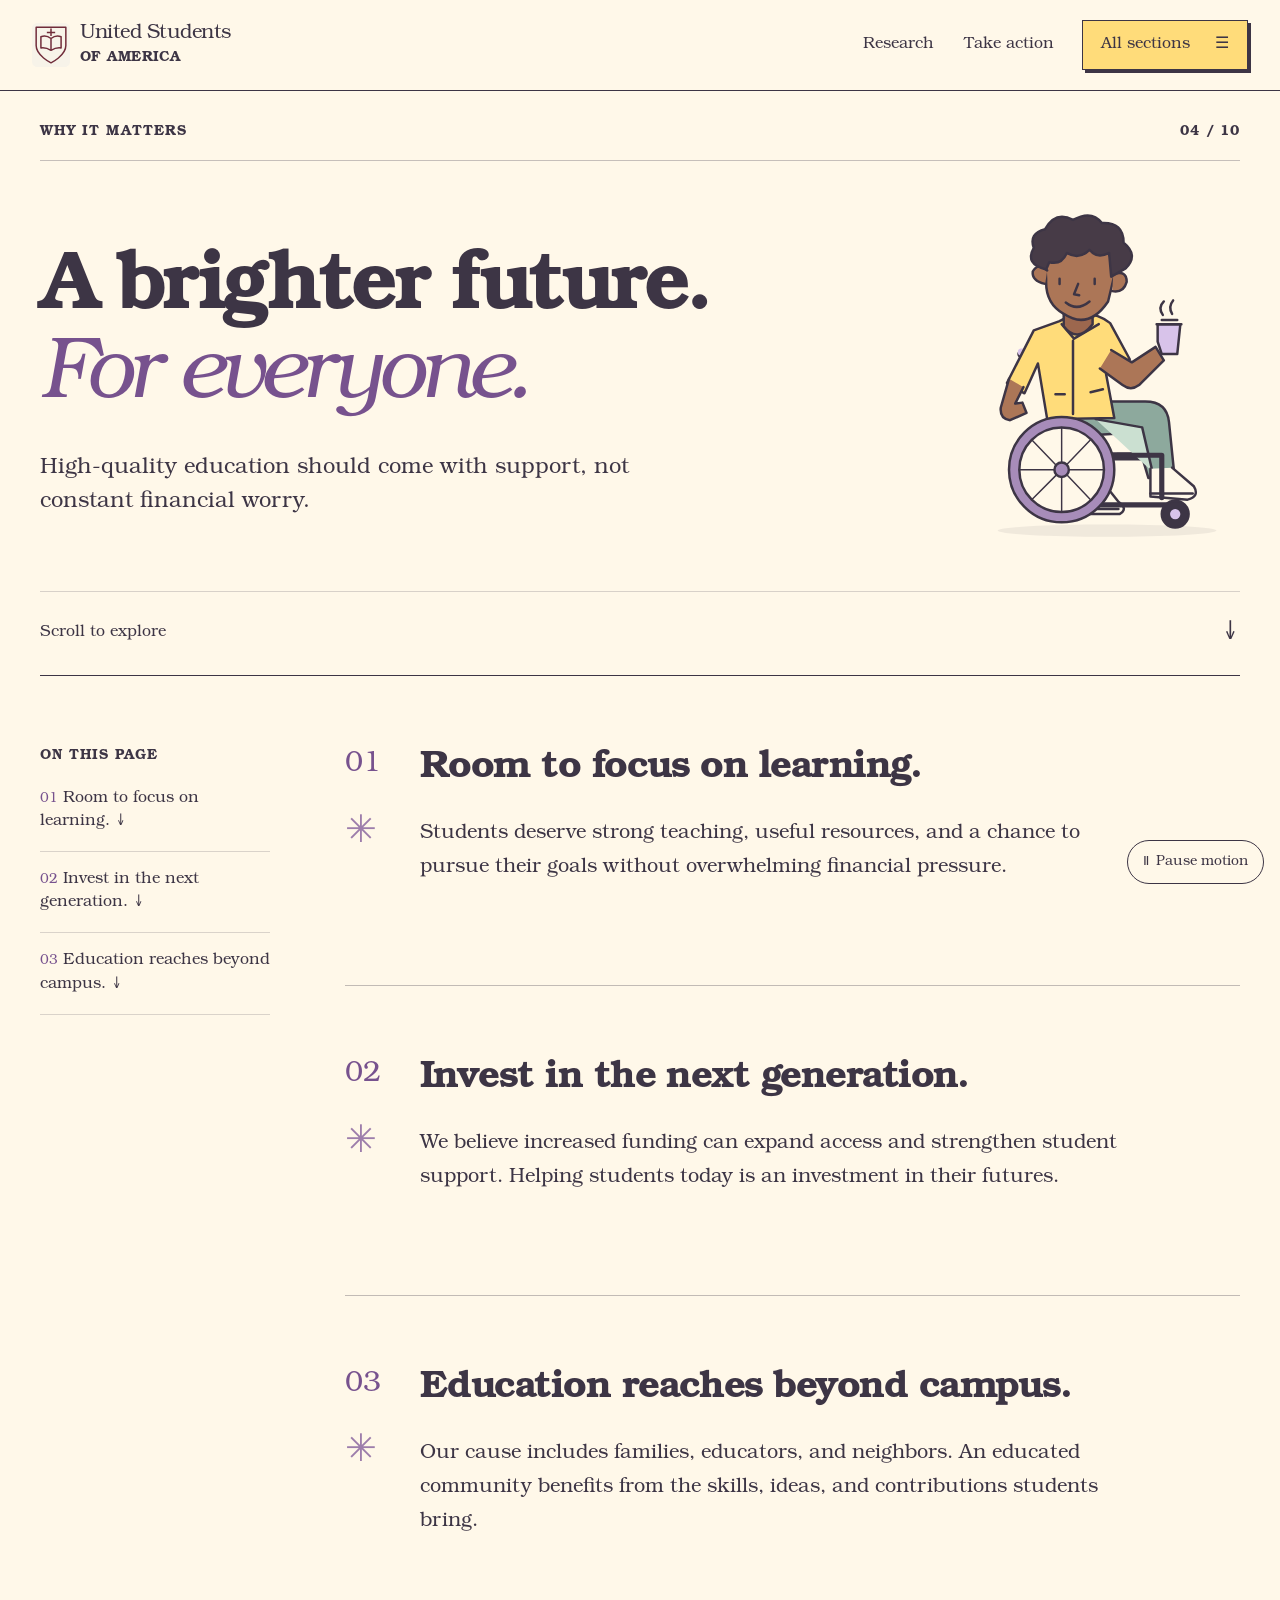
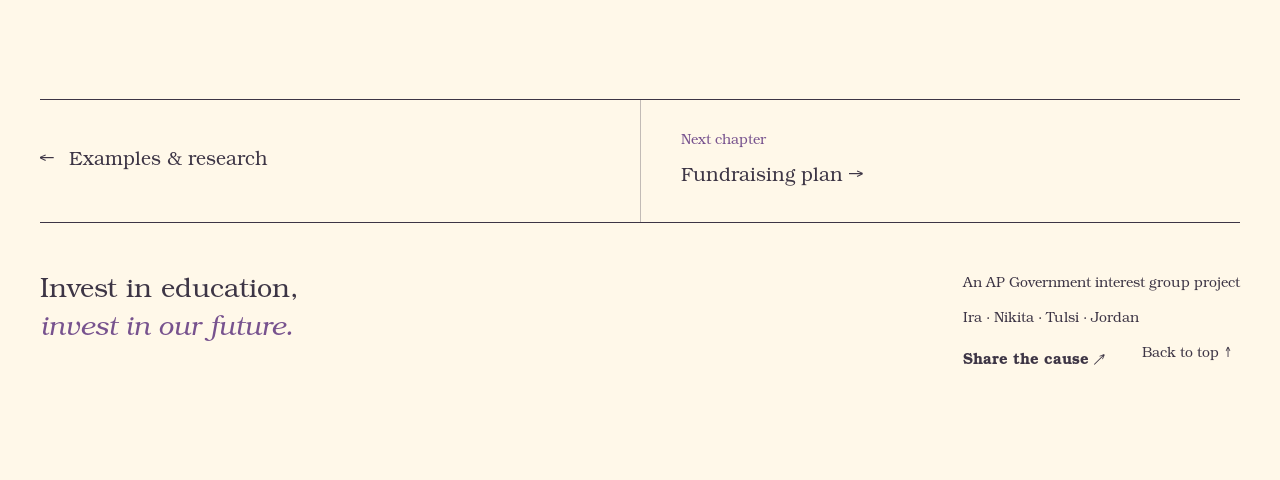
<file: why-it-matters.html>
<!doctype html><html lang="en"><head><meta charset="utf-8"><meta name="viewport" content="width=device-width,initial-scale=1"><meta name="theme-color" content="#fff8e9"><title>Why it matters · United Students of America</title><meta name="description" content="High-quality education should come with support, not constant financial worry."><link rel="icon" href="assets/crest.svg"><link rel="preload" href="assets/campus-bookman.woff" as="font" type="font/woff" crossorigin><link rel="stylesheet" href="styles.css"><link rel="stylesheet" href="playful.css"><link rel="stylesheet" href="fieldguide.css"><link rel="stylesheet" href="chapters.css"><script src="app.js" defer></script><script src="playful.js" defer></script></head><body><a class="skip-link" href="#main">Skip to content</a><div id="top"></div><svg class="svg-library" xmlns="http://www.w3.org/2000/svg" aria-hidden="true">
    <symbol id="arrow" viewbox="0 0 24 24"><path d="M5 12h14m-6-6 6 6-6 6"></path></symbol>
    <symbol id="arrow-up" viewbox="0 0 24 24"><path d="M6 18 18 6M6 6h12v12"></path></symbol>
    <symbol id="star" viewbox="0 0 48 48"><path d="M24 1c0 16-7 23-23 23 16 0 23 7 23 23 0-16 7-23 23-23C31 24 24 17 24 1Z"></path></symbol>
    <symbol id="book" viewbox="0 0 64 64"><path d="M32 17c-7-6-17-7-25-5v36c9-2 18 0 25 5 7-5 16-7 25-5V12c-8-2-18-1-25 5Zm0 0v36M14 22c4 0 7 1 10 3m-10 5c4 0 7 1 10 3m-10 5c4 0 7 1 10 3m16-16c3-2 6-3 10-3m-10 11c3-2 6-3 10-3m-10 11c3-2 6-3 10-3"></path></symbol>
    <symbol id="heart" viewbox="0 0 64 64"><path d="M32 49 12 30C-3 14 20 0 32 18 44 0 67 14 52 30L32 49Zm-18 5h36M21 60h22"></path></symbol>
    <symbol id="voice" viewbox="0 0 64 64"><path d="m10 23 34-12v36L10 35V23Zm0 3H5v7h5m7 5 4 15h9l-5-12m25-24 7-5m-7 19h9m-9 13 7 5"></path></symbol>
    <symbol id="crest" viewbox="0 0 64 74"><path d="M7 7h50v31c0 17-25 29-25 29S7 55 7 38V7Z"></path><path d="M32 26c-5-4-12-5-17-3v19c6-1 12 1 17 4 5-3 11-5 17-4V23c-5-2-12-1-17 3Zm0 0v20m-7-30h14m-7-7v13"></path></symbol>
    <symbol id="check" viewbox="0 0 24 24"><path d="m5 12 4 4L19 6"></path></symbol>
  </svg>

  <header class="site-header"><div class="nav-wrap"><a class="brand" href="index.html"><img src="assets/crest.svg" width="38" height="44" alt=""><span>United Students<span>of America</span></span></a><nav class="quick-nav" aria-label="Main navigation"><a href="research.html">Research</a><a href="action-2.html">Take action</a></nav><button class="chapters-button" id="open-chapters" aria-haspopup="dialog">All sections <span aria-hidden="true">☰</span></button></div><div class="scroll-progress" aria-hidden="true"></div></header><main id="main" class="section-width"><section class="chapter-cover "><div class="edition-line"><span>Why it matters</span><span>04 / 10</span></div><div class="chapter-heading"><div><h1>A brighter future.<br><em>For everyone.</em></h1><p class="lead">High-quality education should come with support, not constant financial worry.</p></div><svg class="chapter-person character character-wheelchair" viewBox="0 0 250 310" aria-hidden="true"><g xmlns="http://www.w3.org/2000/svg" stroke="#3d3545" stroke-width="2.4" stroke-linecap="round" stroke-linejoin="round">
      <ellipse cx="127" cy="298" rx="106" ry="6" fill="#3d354514" stroke="none"/>
      <path d="M44 127h25l15 99h85" fill="none" stroke-width="8"/><path d="M44 125h22" fill="none" stroke="#d8c3ea" stroke-width="7"/>
      <path d="M92 173h72q21 0 23 20l5 49-25 5-13-44-50 3Z" fill="#8da99d"/><path d="m116 190 45 8 10 43m-69-44 24 53-28 10-30-58" fill="#cbe0d1"/>
      <path d="M169 238v27l36 3q12-3 6-13l-21-18m-91 16 1 29h39q9-5-1-12l-16-20" fill="#fff8e9"/><path d="M169 262h41m-109 15h37" fill="none"/>
      <path d="M81 95q27-15 49 2l19 35-23 14 8 43-65 1-9-54-13 29-17-10 26-51Z" fill="#ffdc7a"/>
      <path d="m83 98 12 14 24-14m-25 16v71m-17-19h9m25-2 12-3" fill="none"/>
      <path d="M85 80v20q13 17 28-2V81" fill="#9c674e"/>
      <path d="M67 36q11-25 36-21 32 7 31 36l-6 25q-19 28-43 12-18-10-17-33Z" fill="#ac7657"/>
      <path d="M67 59q-13-3-12-12 5-9 14-1m64 4q13-5 13 7-3 11-14 9" fill="#ac7657"/>
      <path d="M68 45q-21-5-12-21-5-14 11-18 10-18 27-9 18-10 28 3 21-1 21 19 15 12 2 25l-14 8-2-23q-12 6-19-3-10 10-22 3-5 12-17 9Z" fill="#473b47"/>
      <path d="m81 54 0 5m34-5v5m-16 0-4 10 5 1m-13 7q11 9 23-1" fill="none"/>
      <path d="m131 123 20 12 23-15 8 13-24 24q-8 6-16 0l-22-16m-88 10-8 28q-1 11 9 12l16-7-4-10-7 1 8-16" fill="#ac7657"/>
      <path d="M176 115v-17h22l-3 29h-15Z" fill="#d8c3ea"/><path d="M175 98h24m-19-4h15m-14-5q-5-7 1-13m8 12q-4-7 1-13" fill="none"/>
      <path d="m69 204 19 69h110m-18-7 0-41h-43" fill="none" stroke-width="5"/>
      <g class="rolling-wheel"><circle cx="83" cy="239" r="51" fill="#a78cb9"/><circle cx="83" cy="239" r="41" fill="#fff8e9"/><circle cx="83" cy="239" r="7" fill="#a78cb9"/>
      <path d="M83 198v34m0 14v34m-41-41h34m14 0h34m-70-29 23 24m11 10 23 24m-57 0 24-24m10-10 23-24" fill="none" stroke-width="1.4"/>
      </g><circle cx="193" cy="282" r="13" fill="#3d3545"/><circle cx="193" cy="282" r="5" fill="#d8c3ea" stroke="none"/>
    </g>
  </svg></div><a class="scroll-invite" href="#quality">Scroll to explore <span aria-hidden="true">↓</span></a></section><div class="chapter-body"><nav class="point-nav" aria-label="On this page"><span class="eyebrow">On this page</span><a href="#quality"><span>01</span> Room to focus on learning. ↓</a><a href="#investment"><span>02</span> Invest in the next generation. ↓</a><a href="#everyone"><span>03</span> Education reaches beyond campus. ↓</a></nav><div><section class="chapter-point" id="quality"><div class="point-index">01<span aria-hidden="true">✳</span></div><div class="point-content"><h2>Room to focus on learning.</h2><p>Students deserve strong teaching, useful resources, and a chance to pursue their goals without overwhelming financial pressure.</p></div></section><section class="chapter-point" id="investment"><div class="point-index">02<span aria-hidden="true">✳</span></div><div class="point-content"><h2>Invest in the next generation.</h2><p>We believe increased funding can expand access and strengthen student support. Helping students today is an investment in their futures.</p></div></section><section class="chapter-point" id="everyone"><div class="point-index">03<span aria-hidden="true">✳</span></div><div class="point-content"><h2>Education reaches beyond campus.</h2><p>Our cause includes families, educators, and neighbors. An educated community benefits from the skills, ideas, and contributions students bring.</p></div></section></div></div><nav class="page-turn" aria-label="Chapter navigation"><a href="research.html">← <span>Examples & research</span></a><a href="fundraising.html"><small>Next chapter</small><span>Fundraising plan →</span></a></nav></main><footer class="site-footer section-width"><p>Invest in education,<br><strong>invest in our future.</strong></p><div><span>An AP Government interest group project</span><span>Ira · Nikita · Tulsi · Jordan</span><button class="text-link" id="share-site">Share the cause ↗</button><a href="#top">Back to top ↑</a></div></footer><dialog class="chapters-dialog" id="chapters-dialog" aria-labelledby="chapters-title"><div class="dialog-inner"><button class="dialog-close" aria-label="Close sections">×</button><p class="eyebrow">The field guide</p><h2 id="chapters-title">One cause.<br>Ten chapters.</h2><nav aria-label="All sections"><a href="index.html"><span>01</span>Introduction<span aria-hidden="true">↗</span></a><a href="our-cause.html"><span>02</span>Our cause<span aria-hidden="true">↗</span></a><a href="research.html"><span>03</span>Examples & research<span aria-hidden="true">↗</span></a><a href="why-it-matters.html" aria-current="page"><span>04</span>Why it matters<span aria-hidden="true">↗</span></a><a href="fundraising.html"><span>05</span>Fundraising plan<span aria-hidden="true">↗</span></a><a href="stand-out.html"><span>06</span>How we stand out<span aria-hidden="true">↗</span></a><a href="action-1.html"><span>07</span>Taking action · Part 1<span aria-hidden="true">↗</span></a><a href="action-2.html"><span>08</span>Taking action · Part 2<span aria-hidden="true">↗</span></a><a href="action-3.html"><span>09</span>Taking action · Part 3<span aria-hidden="true">↗</span></a><a href="connect.html"><span>10</span>Learn more & connect<span aria-hidden="true">↗</span></a><a href="dream-campus.html"><span>✦</span>Play: Dream campus<span>↗</span></a></nav></div></dialog><dialog id="message-dialog" aria-labelledby="message-title" class="message-dialog"><div class="dialog-inner"><button class="dialog-close" aria-label="Close message builder">×</button><p class="eyebrow">Start a conversation</p><h2 id="message-title">Your words.<br><em>Your impact.</em></h2><p class="dialog-description">Make this draft your own before sharing it with an education decision-maker.</p><label for="message-topic">Your priority</label><select id="message-topic"><option value="access">More affordable education</option><option value="resources">Better learning resources</option><option value="support">Stronger student support</option></select><label for="personal-story">Why it matters to you <span>(optional)</span></label><textarea id="personal-story" rows="2" maxlength="600" placeholder="A sentence about your experience…"></textarea><label for="message-draft">Your editable message</label><textarea id="message-draft" rows="8" spellcheck="true"></textarea><div class="dialog-actions"><button class="button primary" id="copy-message">Copy message <svg aria-hidden="true"><use href="#arrow"></use></svg></button><button class="button outline" id="download-message">Download draft ↓</button></div><p class="privacy-note">Nothing is submitted or stored. You choose where to send your message.</p><p class="dialog-feedback" id="message-feedback" role="status" aria-live="polite"></p></div></dialog>
  <dialog id="event-dialog" aria-labelledby="event-title"><div class="dialog-inner"><button class="dialog-close" aria-label="Close event details">×</button><p class="eyebrow">An idea for our campus</p><h2 id="event-title"></h2><p id="event-description" class="dialog-description"></p><div class="event-detail"><span>The idea</span><p id="event-format"></p></div><div class="event-detail"><span>How to help</span><p id="event-help"></p></div><p class="proposal-note">This is a proposed activity for our AP Government project. Registration and donations are not open.</p><button class="button primary" id="event-to-action">Speak up for education <svg aria-hidden="true"><use href="#arrow"></use></svg></button></div></dialog>
  <dialog id="share-dialog" aria-labelledby="share-title"><div class="dialog-inner"><button class="dialog-close" aria-label="Close share link">×</button><p class="eyebrow">Pass it along</p><h2 id="share-title">Share <em>the cause.</em></h2><p class="dialog-description">Copy this link to share the project.</p><label for="share-url">Project link</label><input type="text" id="share-url" readonly><button class="button primary" id="copy-site-url">Copy link <svg aria-hidden="true"><use href="#arrow"></use></svg></button><p class="dialog-feedback" id="share-feedback" role="status" aria-live="polite"></p></div></dialog>
  <div class="toast" role="status" aria-live="polite"></div><button class="motion-toggle" id="motion-toggle" aria-pressed="false">Ⅱ Pause motion</button><div class="confetti-layer" aria-hidden="true"></div></body></html>
</file>
<file: styles.css>
@font-face{font-family:CampusSerif;src:url('assets/campus-serif.woff') format('woff');font-style:normal;font-weight:400;font-display:swap}
@font-face{font-family:CampusSerif;src:url('assets/campus-serif-italic.woff') format('woff');font-style:italic;font-weight:400;font-display:swap}
@font-face{font-family:CampusSans;src:url('assets/campus-sans.woff') format('woff');font-style:normal;font-weight:400;font-display:swap}
@font-face{font-family:CampusSans;src:url('assets/campus-sans-bold.woff') format('woff');font-style:normal;font-weight:700;font-display:swap}
:root{--cream:#f7f3e9;--paper:#fffcf5;--wine:#702c3a;--wine-dark:#57222e;--ink:#322d29;--muted:#6d655c;--line:#dcd4c6;--sage:#e4e7da;--pink:#ead4ce;--gold:#dfc592;--serif:CampusSerif,Georgia,serif;--sans:CampusSans,Arial,sans-serif}
*{box-sizing:border-box}html{scroll-behavior:smooth;scroll-padding-top:105px}body{margin:0;background:var(--cream);color:var(--ink);font-family:var(--sans);font-size:16px;-webkit-font-smoothing:antialiased}body:has(dialog[open]){overflow:hidden}a{color:inherit;text-decoration:none}button,input,textarea,select{font:inherit}button,a{-webkit-tap-highlight-color:transparent}button{cursor:pointer}button{color:inherit}button:disabled{cursor:default}svg{display:block}button svg,.button svg,.text-link svg{width:20px;height:20px;fill:none;stroke:currentColor;stroke-width:1.5;stroke-linecap:round;stroke-linejoin:round}button,a,input,textarea,select{outline-offset:5px}*:focus-visible{outline:2px solid var(--wine)}.action-section *:focus-visible{outline-color:var(--gold)}h1,h2,h3,p,figure{margin:0}h1,h2,h3{font-family:var(--serif);font-weight:400}em{font-weight:400}p{line-height:1.65}button{border:none}::selection{background:#e4c4c3;color:#3c1b24}.svg-library{width:0;height:0;position:absolute;overflow:hidden}.section-width{width:min(1240px,calc(100% - 112px));margin-inline:auto}.eyebrow{text-transform:uppercase;letter-spacing:1.65px;font-size:10.5px;font-weight:700;line-height:1.7}.skip-link{position:fixed;z-index:100;top:-60px;left:15px;background:var(--wine);color:white;padding:14px 20px}.skip-link:focus{top:12px}.site-header{position:sticky;top:0;z-index:20;background:rgba(247,243,233,.95);backdrop-filter:blur(18px);border-bottom:1px solid var(--line)}.nav-wrap{height:94px;width:min(1352px,calc(100% - 80px));margin:auto;display:flex;align-items:center;justify-content:space-between;gap:24px}.brand{display:flex;gap:13px;align-items:center;color:var(--wine)}.brand>span{font-family:var(--serif);font-size:21px;letter-spacing:-.5px;line-height:1.02}.brand>span>span{display:block;font-size:16px;margin-top:4px;letter-spacing:.2px}.crest{width:42px;height:51px;fill:none;stroke:currentColor;stroke-width:1.6;stroke-linecap:round;stroke-linejoin:round}.desktop-nav{display:flex;gap:35px;margin-left:auto;margin-right:27px;align-items:center;font-size:12px}.desktop-nav a{position:relative;padding:10px 0}.desktop-nav a:after,.text-link:after{content:"";position:absolute;left:0;right:0;bottom:5px;height:1px;background:currentColor;transform:scaleX(0);transform-origin:left;transition:transform .25s}.desktop-nav a:hover:after,.text-link:hover:after{transform:scaleX(1)}.button{display:inline-flex;gap:22px;justify-content:center;align-items:center;min-height:51px;padding:15px 24px;font-size:12px;line-height:1.4;letter-spacing:.2px;border:1px solid transparent;border-radius:3px;transition:background .25s,transform .25s,box-shadow .25s}.button:hover{transform:translateY(-3px);box-shadow:0 5px 14px #42263012}.button svg{flex:0 0 19px;transition:transform .25s}.button:hover svg{transform:translate(2px,-1px)}.primary,.nav-button{background:var(--wine);color:var(--cream)}.primary:hover,.nav-button:hover{background:var(--wine-dark)}.nav-button{min-height:42px;padding:11px 20px;gap:25px}.nav-button svg{width:16px;height:16px}.menu-toggle,.mobile-nav{display:none}.scroll-progress{position:absolute;bottom:-1px;left:0;width:100%;height:2px;background:var(--wine);transform:scaleX(0);transform-origin:left}.hero{display:grid;grid-template-columns:1.13fr 1fr;gap:7%;padding-top:59px;padding-bottom:73px;align-items:center;min-height:710px}.hero-copy{padding-top:2px}.hero .eyebrow{color:var(--wine);display:flex;align-items:center;gap:10px;letter-spacing:1.5px;font-size:10px}.small-star{font-size:18px;font-weight:400}.hero h1{font-size:clamp(65px,6.8vw,96px);line-height:.97;letter-spacing:-4.5px;margin:26px 0 25px}.hero h1 em{color:var(--wine);letter-spacing:-5px}.hero-description{font-size:14px;color:var(--muted);line-height:1.8}.hero-actions{display:flex;gap:25px;align-items:center;margin-top:28px;flex-wrap:wrap}.text-link{position:relative;display:inline-flex;align-items:center;gap:12px;padding:7px 0;background:none;font-size:11px;color:var(--wine);line-height:1.5}.text-link span{font-size:17px}.hero-note{display:flex;align-items:center;gap:11px;color:var(--muted);font-family:var(--serif);font-style:italic;font-size:15px;margin-top:34px}.note-rule{width:30px;height:1px;background:var(--line)}.hero-art{position:relative;max-width:467px;width:100%;justify-self:end;padding-top:0}.campus-photo{width:100%;height:528px;position:relative;border:8px solid var(--paper);border-bottom-width:0;background:var(--paper);box-shadow:0 15px 40px #44322114;transform:rotate(2.5deg);transition:transform .65s cubic-bezier(.22,.61,.36,1);z-index:2}.campus-photo img{width:100%;height:calc(100% - 45px);display:block;object-fit:cover;object-position:center 57%;border:1px solid #6e57431a}.campus-photo figcaption{display:flex;justify-content:space-between;align-items:center;font-family:var(--serif);font-style:italic;font-size:15px;padding:12px 10px;color:var(--wine)}.campus-photo figcaption span:last-child{font-family:var(--sans);font-style:normal}.photo-outline{position:absolute;inset:15px -11px 0 0;border:1px solid #bea98b;transform:rotate(-4deg);z-index:0}.student-seal{position:absolute;z-index:3;bottom:66px;left:-53px;width:121px;height:121px;border-radius:50%;background:var(--cream);color:var(--wine);box-shadow:0 0 0 6px var(--cream),0 0 0 7px var(--wine),0 6px 16px #24180a15;display:flex;flex-direction:column;align-items:center;justify-content:center;gap:7px;transform:rotate(-12deg)}.student-seal:before{content:"";position:absolute;inset:5px;border:1px dashed #702c3a70;border-radius:50%}.student-seal span{font-size:8.5px;font-weight:700;letter-spacing:1.5px}.student-seal svg{width:37px;height:37px;stroke:currentColor;stroke-width:1.5;fill:none}.hero-spark{position:absolute;width:52px;height:52px;fill:var(--wine);top:-22px;right:-31px;z-index:3;transform:rotate(13deg);animation:spark-turn 10s ease-in-out infinite alternate}.photo-caption{position:absolute;right:3px;bottom:-41px;font-size:15px;font-family:var(--serif);font-style:italic;color:var(--muted);transform:rotate(-3deg)}.slogan-ribbon{display:flex;align-items:center;justify-content:center;gap:54px;overflow:hidden;background:var(--wine);color:var(--cream);padding:24px 0;white-space:nowrap}.slogan-ribbon span{font-family:var(--serif);font-size:28px;letter-spacing:-.6px}.slogan-ribbon svg{width:19px;height:19px;fill:var(--gold);flex-shrink:0}.cause{padding-top:92px;padding-bottom:92px}.section-heading{display:flex;align-items:flex-end;justify-content:space-between;gap:40px}.section-heading .eyebrow,.plan .eyebrow{color:var(--wine);margin-bottom:18px}h2{font-size:51px;line-height:1.07;letter-spacing:-1.5px}h2 em{color:var(--wine)}.section-heading>p{font-size:13px;color:var(--muted);max-width:300px;padding-bottom:4px}.priorities{display:grid;grid-template-columns:repeat(3,1fr);margin-top:47px;border-top:1px solid var(--line)}.priority{padding:28px 35px 0;position:relative}.priority:first-child{padding-left:0}.priority:last-child{padding-right:0}.priority+.priority:before{content:"";position:absolute;left:0;top:26px;bottom:0;border-left:1px solid var(--line)}.priority-top{display:flex;align-items:flex-start;justify-content:space-between;margin-bottom:24px}.priority-top>span{font-size:10px;color:var(--muted);font-family:var(--serif);font-style:italic}.priority-top svg{width:51px;height:51px;fill:none;stroke:var(--wine);stroke-width:1.35;stroke-linecap:round;stroke-linejoin:round;margin-right:2px}.priority h3{font-size:26px;letter-spacing:-.7px;margin-bottom:11px}.priority p{font-size:12.5px;color:var(--muted);line-height:1.75;max-width:290px}.priority-tag{display:block;font-size:9px;text-transform:uppercase;letter-spacing:1.2px;color:var(--wine);margin-top:24px}.campus-section{padding:80px 0 46px;background:#edeade;border-top:1px solid var(--line);border-bottom:1px solid var(--line)}.campus-section .section-heading{align-items:flex-end}.campus-section h2{font-size:47px}.events{display:grid;grid-template-columns:repeat(3,1fr);gap:27px;margin-top:37px}.event-card{padding:0;background:none;text-align:left;width:100%;transition:transform .35s}.event-card:hover{transform:translateY(-7px)}.event-visual{height:275px;position:relative;border-radius:4px;overflow:hidden}.event-label{position:absolute;top:16px;left:17px;font-size:8px;letter-spacing:1px;text-transform:uppercase;border:1px solid #3b423845;padding:5px 8px;border-radius:2px;z-index:2}.event-stamp{position:absolute;left:18px;bottom:17px;font-size:8px;letter-spacing:1.6px;z-index:2}.event-run .event-visual{background:#dbe0cf;color:#384838}.run-art{position:absolute;inset:0}.run-word{font-family:var(--serif);font-style:italic;font-size:137px;line-height:1;position:absolute;left:32px;top:56px;letter-spacing:-11px}.run-art svg{position:absolute;left:0;bottom:28px;width:100%;height:150px;fill:none;stroke:#758065;stroke-width:1.1;opacity:.8}.art-side{position:absolute;right:16px;top:84px;writing-mode:vertical-rl;font-size:8px;letter-spacing:2px}.event-bake .event-visual{background:#e8cfc4;color:#743d39}.bake-art{position:absolute;inset:0;display:flex;align-items:center;justify-content:center}.bake-art svg{position:absolute;top:68px;width:130px;height:120px;fill:#c2775d;stroke:#784238;stroke-width:1.1;transform:rotate(-9deg)}.bake-art .cookie-mark{stroke:#66392c;stroke-width:7;stroke-linecap:round}.bake-script{position:absolute;top:48px;left:36px;font-size:33px;font-family:var(--serif);font-style:italic;transform:rotate(-10deg);z-index:2}.bake-script.bottom{top:auto;bottom:48px;right:30px;left:auto;font-size:35px;transform:rotate(-8deg)}.event-gala .event-visual{background:#66303d;color:#f4e3bb}.event-gala .event-label{border-color:#eedbb654}.gala-art{position:absolute;inset:0;display:flex;align-items:center;justify-content:center;text-align:center}.gala-art>span{font-family:var(--serif);font-size:49px;line-height:.94;letter-spacing:-1px;transform:rotate(-5deg);margin-top:10px}.gala-art em{font-size:59px}.gala-art svg{fill:currentColor;stroke:none;position:absolute}.gala-star.one{width:40px;height:40px;top:81px;left:31px;transform:rotate(12deg)}.gala-star.two{width:26px;height:26px;right:31px;bottom:53px}.event-copy{padding:20px 1px 8px}.event-copy>.eyebrow{font-size:8px;letter-spacing:1.25px;color:var(--muted);margin-bottom:8px}.event-copy h3{font-size:26px;letter-spacing:-.6px;display:flex;align-items:center;justify-content:space-between;gap:8px}.round-arrow{font-family:var(--sans);border:1px solid #c6beaf;border-radius:50%;width:30px;height:30px;display:flex;align-items:center;justify-content:center;font-size:16px;transition:background .25s,color .25s}.event-card:hover .round-arrow{background:var(--wine);color:var(--cream);border-color:var(--wine)}.event-copy>p:last-child{font-size:11px;color:var(--muted);margin-top:7px}.events-note{font-size:10px;letter-spacing:.1px;color:var(--muted);text-align:center;margin-top:30px}.plan{display:grid;grid-template-columns:1fr 1fr;gap:100px;padding-top:93px;padding-bottom:87px}.plan-intro>p:not(.eyebrow){margin-top:20px;font-size:13px;color:var(--muted);max-width:285px}.plan-doodle{width:120px;height:53px;stroke:var(--wine);stroke-width:1.4;margin-top:21px;margin-left:130px}.plan-steps{padding-top:6px}.plan-step{display:flex;align-items:flex-start;gap:24px;padding:25px 0;border-bottom:1px solid var(--line)}.plan-step:first-child{padding-top:0}.plan-step:last-child{border-bottom:0;padding-bottom:0}.step-number{margin-top:4px;font-family:var(--serif);font-style:italic;font-size:17px;color:var(--wine)}.plan-step h3{font-size:26px;letter-spacing:-.5px}.plan-step p{color:var(--muted);font-size:12px;margin-top:8px;max-width:315px}.action-section{background:var(--wine);color:var(--cream);padding:67px 0 68px;overflow:hidden}.action-inner{display:grid;grid-template-columns:1fr 1fr;gap:100px;align-items:center}.action-heading{position:relative}.action-heading .eyebrow{color:var(--gold);font-size:9px}.action-heading h2{font-size:65px;margin-top:18px;line-height:.99}.action-heading h2 em{color:#eed3b8}.action-heading>p:last-of-type{color:#e1c9ca;font-size:13px;margin-top:21px}.action-star{position:absolute;width:50px;height:50px;right:24px;bottom:27px;fill:var(--gold);transform:rotate(12deg)}.choice-label{font-family:var(--serif);font-size:22px;margin-bottom:15px}.topic-choices{display:flex;flex-direction:column;gap:10px}.topic-choice{display:flex;align-items:center;gap:13px;padding:15px 17px;background:transparent;border:1px solid #bd949852;color:var(--cream);font-size:12px;min-height:51px;text-align:left;border-radius:3px;transition:background .25s,border-color .25s}.topic-choice[aria-pressed="true"]{background:#8a4955;border-color:#c99497}.topic-choice:hover{background:#8a4955}.choice-dot{width:13px;height:13px;border:1px solid #d3a7ac;border-radius:50%;display:block;flex-shrink:0}.topic-choice[aria-pressed="true"] .choice-dot{border:4px solid var(--cream);background:transparent}.topic-choice svg{margin-left:auto;width:16px;height:16px;visibility:hidden}.topic-choice[aria-pressed="true"] svg{visibility:visible}.cream-button{color:var(--wine);background:var(--cream);margin-top:19px;width:100%;justify-content:space-between;min-height:53px}.cream-button:hover{background:#f0e1c9}.action-footnote{font-size:9px;color:#e0c8cb;text-align:center;margin-top:11px}.site-footer{padding-top:41px;padding-bottom:22px}.footer-top{display:flex;align-items:center;justify-content:space-between;gap:28px;padding-bottom:34px}.footer-top .brand>span{font-size:19px}.footer-top .brand>span>span{font-size:14px}.footer-top .crest{width:36px;height:44px}.footer-top>p{font-family:var(--serif);font-size:21px;line-height:1.25;color:var(--wine)}.footer-bottom{border-top:1px solid var(--line);padding-top:19px;display:flex;align-items:center;justify-content:space-between;gap:20px;color:var(--muted);font-size:9px}.footer-bottom a{color:var(--wine)}.photo-credit{margin-top:12px;font-size:8px;color:var(--muted)}dialog{border:1px solid var(--line);background:var(--cream);color:var(--ink);padding:0;width:min(590px,calc(100% - 32px));max-height:calc(100dvh - 40px);border-radius:8px;box-shadow:0 30px 120px #28141d4f;overscroll-behavior:contain}dialog::backdrop{background:#29211ec4;backdrop-filter:blur(5px)}dialog[open]{animation:dialog-in .25s ease-out}.dialog-inner{padding:37px 40px;position:relative}.dialog-close{position:absolute;top:16px;right:17px;width:33px;height:33px;font-size:28px;font-weight:400;line-height:1;border-radius:50%;background:transparent;color:var(--wine);display:flex;align-items:center;justify-content:center}.dialog-close:hover{background:#e9dfd1}dialog .eyebrow{color:var(--wine);margin-bottom:16px;font-size:9px}dialog h2{font-size:44px}dialog .dialog-description{font-size:12px;color:var(--muted);margin-top:15px;margin-bottom:20px;line-height:1.7}label{display:block;font-size:11px;margin:16px 0 8px}label span{color:var(--muted)}textarea,select,input{width:100%;border:1px solid #c8bdaf;border-radius:3px;color:var(--ink);background:var(--paper);padding:11px;font-size:12px;line-height:1.6}textarea{resize:vertical}select{min-height:42px}#message-draft{font-size:12px;line-height:1.65;min-height:210px}#share-url{margin-bottom:20px}.dialog-actions{display:flex;gap:12px;margin-top:17px;flex-wrap:wrap}.dialog-actions .button{flex:1;gap:10px;padding-inline:14px}.outline{border-color:#b5a395;background:transparent}.outline:hover{background:#e9e2d5}.privacy-note{font-size:9px;line-height:1.6;color:var(--muted);margin-top:15px}.dialog-feedback{color:var(--wine);font-size:11px;margin-top:9px;min-height:0}.dialog-feedback:empty{display:none}.event-detail{border-top:1px solid var(--line);padding:17px 0}.event-detail>span{font-size:9px;text-transform:uppercase;letter-spacing:1px;color:var(--wine);font-weight:700}.event-detail>p{font-size:13px;line-height:1.7;margin-top:6px}.proposal-note{font-size:10px;color:var(--muted);margin:5px 0 22px;line-height:1.7}.toast{position:fixed;bottom:22px;left:50%;transform:translate(-50%,20px);opacity:0;pointer-events:none;background:var(--ink);color:var(--cream);padding:13px 22px;font-size:12px;border-radius:4px;z-index:80;box-shadow:0 6px 20px #0002;max-width:calc(100% - 32px);transition:opacity .25s,transform .25s}.toast.visible{opacity:1;transform:translate(-50%,0)}.motion-ready .reveal{opacity:0;transform:translateY(18px);transition:opacity .7s ease,transform .7s ease}.motion-ready .reveal.visible{opacity:1;transform:translateY(0)}.priority:nth-child(2),.event-card:nth-child(2){transition-delay:.08s}.priority:nth-child(3),.event-card:nth-child(3){transition-delay:.16s}.motion-ready .event-card.visible:hover{transform:translateY(-7px);transition-delay:0s}@keyframes spark-turn{from{transform:rotate(5deg)}to{transform:rotate(45deg)}}@keyframes dialog-in{from{opacity:0;transform:translateY(10px)}to{opacity:1;transform:translateY(0)}}
@media(min-width:1600px){.hero{gap:100px}.hero h1{font-size:101px}.hero-art{max-width:480px}.campus-photo{height:550px}}
@media(max-width:1150px){.section-width{width:calc(100% - 80px)}.hero{gap:6%;min-height:650px;padding-top:55px;padding-bottom:66px}.hero h1{font-size:76px}.hero-art{max-width:400px}.campus-photo{height:485px}.hero-actions{gap:15px}.hero-actions .button{padding-inline:18px;gap:15px}.hero-actions .text-link{font-size:10px}.student-seal{left:-34px;bottom:64px;width:105px;height:105px}.student-seal span{font-size:7px}.student-seal svg{width:32px;height:32px}.slogan-ribbon{gap:35px}.slogan-ribbon span{font-size:26px}.priority{padding-inline:24px}.priority h3{font-size:23px}.events{gap:20px}.event-visual{height:255px}.event-copy h3{font-size:23px}.event-copy>.eyebrow{font-size:7px;letter-spacing:.9px}.bake-script{left:20px}.bake-script.bottom{right:18px}.gala-star.one{left:15px}.gala-star.two{right:15px}.plan,.action-inner{gap:65px}.action-star{right:0;width:37px}.footer-bottom{font-size:8.5px}}
@media(max-width:900px){.section-width{width:calc(100% - 56px)}.nav-wrap{width:calc(100% - 48px);height:82px}.desktop-nav{gap:23px;margin-right:0;font-size:11px}.brand>span{font-size:19px}.brand>span>span{font-size:14px}.crest{width:34px;height:43px}.nav-button{padding-inline:15px;gap:16px}.hero{gap:5%;min-height:580px;padding-top:47px;padding-bottom:64px}.hero h1{font-size:65px;letter-spacing:-3.5px}.hero h1 em{letter-spacing:-3.5px}.hero .eyebrow{font-size:8px;letter-spacing:1.1px;gap:6px}.hero-description{font-size:12px}.hero-actions{align-items:flex-start;gap:10px;flex-direction:column;margin-top:23px}.hero-actions .button{font-size:11px;min-height:45px}.hero-actions .text-link{font-size:11px}.hero-note{margin-top:16px;font-size:13px}.campus-photo{height:429px}.campus-photo figcaption{font-size:12px;padding-inline:5px}.hero-spark{width:38px;height:38px;right:-14px;top:-17px}.student-seal{width:88px;height:88px;left:-20px}.student-seal svg{width:27px;height:27px}.student-seal span{font-size:6px;letter-spacing:1px}.photo-caption{font-size:13px;bottom:-34px}.slogan-ribbon{gap:32px;padding:21px 20px}.slogan-ribbon .ribbon-extra{display:none}.slogan-ribbon>svg:last-of-type{display:none}.slogan-ribbon span{font-size:27px}.cause{padding-block:68px}.section-heading{gap:28px}h2{font-size:43px}.section-heading>p{font-size:11px}.priority{padding-inline:20px}.priority h3{font-size:21px}.priority p{font-size:11px}.priority-tag{font-size:7.3px;letter-spacing:.8px}.priority-top{margin-bottom:18px}.priority-top svg{width:42px;height:42px}.campus-section{padding-top:65px}.campus-section h2{font-size:40px}.events{gap:16px}.event-visual{height:235px}.event-label{font-size:7px;top:12px;left:12px}.event-stamp{font-size:6.5px;left:12px;bottom:14px;letter-spacing:1.2px}.run-word{left:21px;font-size:113px;top:62px}.art-side{font-size:6px;right:12px}.run-art svg{bottom:15px}.bake-script{font-size:27px;top:48px;left:15px}.bake-art svg{width:104px;height:105px}.bake-script.bottom{font-size:28px;bottom:49px;right:14px}.gala-art>span{font-size:40px}.gala-art em{font-size:48px}.gala-star.one{width:25px;height:25px;left:10px;top:76px}.gala-star.two{width:18px;height:18px;right:12px;bottom:52px}.event-copy h3{font-size:20px;gap:3px}.round-arrow{width:25px;height:25px;font-size:13px;flex-shrink:0}.event-copy>.eyebrow{font-size:6.5px;letter-spacing:.8px}.event-copy>p:last-child{font-size:10px}.plan{gap:55px;padding-block:69px}.plan-step h3{font-size:23px}.plan-step p{font-size:11px}.plan-step{gap:17px}.plan-doodle{margin-left:100px}.action-inner{gap:60px}.action-heading h2{font-size:57px}.action-heading>p:last-of-type{font-size:12px}.action-star{bottom:10px;right:-10px;width:30px;height:30px}.topic-choice{font-size:11px;padding-inline:13px}.choice-label{font-size:21px}.action-footnote{font-size:8px}.footer-top>p{font-size:18px}.footer-top .brand>span{font-size:17px}.footer-bottom{gap:14px;font-size:8px}.photo-credit{font-size:7px}}
@media(max-width:680px){html{scroll-padding-top:90px}.section-width{width:calc(100% - 42px)}.nav-wrap{height:76px;width:calc(100% - 36px);gap:14px}.brand{gap:9px}.brand>span{font-size:18px}.brand>span>span{font-size:13px;margin-top:3px}.crest{width:31px;height:39px}.desktop-nav{display:none}.nav-button{margin-left:auto;font-size:10px;min-height:36px;padding:8px 12px;gap:13px}.nav-button svg{width:14px;height:14px}.menu-toggle{display:flex;justify-content:center;flex-direction:column;gap:6px;width:30px;height:38px;background:none;padding:5px}.menu-toggle span{display:block;height:1px;width:20px;background:var(--wine);transition:transform .25s}.menu-toggle[aria-expanded="true"] span:first-child{transform:translateY(3.5px) rotate(45deg)}.menu-toggle[aria-expanded="true"] span:last-child{transform:translateY(-3.5px) rotate(-45deg)}.mobile-nav:not([hidden]){display:flex;flex-direction:column;padding:12px 22px 22px;border-top:1px solid var(--line);gap:0}.mobile-nav a{padding:13px 0;font-size:13px;color:var(--wine);border-bottom:1px solid var(--line)}.hero{grid-template-columns:1fr;gap:51px;padding-top:40px;padding-bottom:59px;min-height:0}.hero-copy{padding:0 6px}.hero .eyebrow{font-size:8.5px;letter-spacing:1.3px}.hero h1{font-size:clamp(67px,15.5vw,95px);line-height:.95;letter-spacing:-3.7px;margin-top:23px;margin-bottom:22px}.hero h1 em{letter-spacing:-3.7px}.hero-description{font-size:13px}.hero-actions{flex-direction:row;align-items:center;gap:16px;margin-top:25px}.hero-actions .button{font-size:10px;padding:13px 15px;gap:13px;min-height:46px}.hero-actions .text-link{font-size:10px;gap:5px}.hero-note{margin-top:24px;font-size:14px}.hero-art{width:82%;max-width:385px;margin:0 auto;justify-self:center}.campus-photo{height:420px;transform:rotate(2deg);border-width:7px;border-bottom-width:0}.campus-photo img{height:calc(100% - 39px)}.campus-photo figcaption{font-size:13px;padding:10px 6px}.photo-outline{inset:12px -8px 0 0}.student-seal{width:99px;height:99px;left:-28px;bottom:57px}.student-seal span{font-size:7px}.student-seal svg{width:31px;height:31px}.hero-spark{right:-26px;top:-15px;width:40px;height:40px}.photo-caption{font-size:13px;bottom:-32px;right:-2px}.slogan-ribbon{gap:19px;padding:20px 14px}.slogan-ribbon span{font-size:clamp(17px,4.2vw,25px);letter-spacing:-.3px}.slogan-ribbon svg{width:13px;height:13px}.cause{padding-top:55px;padding-bottom:51px}.section-heading{display:block}.section-heading>p{margin-top:22px;font-size:12px;line-height:1.7;max-width:320px}.section-heading>p br{display:none}.section-heading .eyebrow,.plan .eyebrow{font-size:8px;margin-bottom:16px}h2{font-size:43px;letter-spacing:-1.2px}.priorities{grid-template-columns:1fr;margin-top:27px}.priority,.priority:first-child,.priority:last-child{padding:25px 66px 25px 0;border-bottom:1px solid var(--line)}.priority:last-child{border-bottom:0;padding-bottom:0}.priority+.priority:before{display:none}.priority-top{margin-bottom:10px}.priority-top>span{font-size:10px}.priority-top svg{position:absolute;right:6px;top:48px;width:45px;height:45px}.priority h3{font-size:27px;margin-bottom:8px}.priority p{font-size:12px;max-width:320px}.priority-tag{font-size:8px;margin-top:14px;letter-spacing:1px}.campus-section{padding-top:50px;padding-bottom:32px}.campus-section h2{font-size:39px}.campus-section .section-heading>p{margin-top:18px}.events{grid-template-columns:1fr;gap:30px;margin-top:29px}.event-visual{height:280px}.event-label{left:18px;top:17px;font-size:8px}.event-stamp{left:18px;bottom:18px;font-size:8px}.run-word{font-size:156px;top:53px;left:48px}.art-side{right:21px;top:90px;font-size:8px}.run-art svg{height:170px;bottom:22px}.bake-script{font-size:39px;left:35px;top:52px}.bake-art svg{width:143px;height:138px;top:64px}.bake-script.bottom{font-size:40px;right:37px;bottom:48px}.gala-art>span{font-size:53px;line-height:.94}.gala-art em{font-size:66px}.gala-star.one{width:40px;height:40px;left:37px;top:84px}.gala-star.two{width:26px;height:26px;right:38px;bottom:57px}.event-copy{padding-top:17px}.event-copy>.eyebrow{font-size:8px;letter-spacing:1px}.event-copy h3{font-size:29px}.round-arrow{width:31px;height:31px;font-size:16px}.event-copy>p:last-child{font-size:12px}.events-note{font-size:9px;max-width:280px;margin:23px auto 0}.plan{grid-template-columns:1fr;gap:28px;padding-top:56px;padding-bottom:48px}.plan-intro{position:relative}.plan-intro>p:not(.eyebrow){margin-top:16px;font-size:12px;max-width:260px}.plan-doodle{display:none}.plan-steps{padding-top:0}.plan-step{padding:23px 0;gap:24px}.plan-step:first-child{padding-top:18px;border-top:1px solid var(--line)}.plan-step h3{font-size:27px}.plan-step p{font-size:12px;max-width:290px}.action-section{padding-top:48px;padding-bottom:44px}.action-inner{grid-template-columns:1fr;gap:35px}.action-heading .eyebrow{font-size:8px}.action-heading h2{font-size:61px;margin-top:19px}.action-heading>p:last-of-type{font-size:12px;line-height:1.8;margin-top:20px}.action-star{right:32px;bottom:30px;width:46px;height:46px}.choice-label{font-size:22px;margin-bottom:15px}.topic-choice{padding:16px;font-size:12px}.cream-button{margin-top:18px;font-size:12px;min-height:54px}.action-footnote{font-size:9px}.site-footer{padding-top:34px;padding-bottom:22px}.footer-top{display:grid;grid-template-columns:1fr auto;gap:27px;padding-bottom:26px}.footer-top>p{grid-column:1;grid-row:2;font-size:22px}.footer-top>.text-link{grid-column:2;grid-row:2;align-self:end;font-size:10px}.footer-top .brand{grid-column:1 / -1}.footer-top .brand>span{font-size:19px}.footer-top .brand>span>span{font-size:14px}.footer-bottom{display:flex;flex-wrap:wrap;gap:9px;font-size:9px;padding-top:18px}.footer-bottom>span{width:100%}.footer-bottom a{margin-top:4px}.photo-credit{font-size:7px;max-width:300px;margin-top:15px}.dialog-inner{padding:32px 24px}.dialog-close{top:12px;right:12px}.dialog-description{font-size:12px}dialog h2{font-size:39px}.dialog-actions{gap:10px}.dialog-actions .button{font-size:11px;padding-inline:12px;gap:7px}.privacy-note{font-size:8px}.event-detail>p{font-size:12px}.proposal-note{font-size:9px}.toast{font-size:11px;text-align:center;width:max-content}}
@media(max-width:370px){.section-width{width:calc(100% - 34px)}.nav-wrap{width:calc(100% - 26px);gap:9px}.brand>span{font-size:16px}.brand>span>span{font-size:12px}.brand .crest{width:28px}.nav-button{font-size:9px;gap:8px;padding-inline:9px}.hero h1{font-size:clamp(46px,17vw,58px)}.hero-actions{gap:12px}.hero-actions .text-link{font-size:9px}.hero-actions .button{font-size:9px;padding-inline:12px;gap:11px}.hero-art{width:85%}.campus-photo{height:365px}.photo-caption{font-size:12px}.hero-spark{right:-19px}.student-seal{left:-20px;width:83px;height:83px}.student-seal span{font-size:6px}.slogan-ribbon{gap:12px}.slogan-ribbon span{font-size:16px}h2{font-size:39px}.campus-section h2{font-size:35px}.priority h3{font-size:24px}.priority p{font-size:11px}.priority-top svg{width:38px;height:38px}.event-visual{height:260px}.bake-script{font-size:33px;left:25px}.bake-script.bottom{font-size:36px;right:24px}.action-star{right:10px;width:36px}.footer-top{gap:20px}.footer-top>p{font-size:19px}.footer-top>.text-link{font-size:9px}.dialog-inner{padding:31px 19px}.dialog-actions .button{font-size:10px;padding-inline:9px}}
@media(prefers-reduced-motion:reduce){html{scroll-behavior:auto}*,*:before,*:after{animation:none!important;transition:none!important}.motion-ready .reveal{opacity:1;transform:none}.campus-photo{transform:rotate(2.5deg)!important}}
</file>
<file: playful.css>
/* The campus scrapbook: soft colors, ink outlines, and friendly characters. */
@font-face{font-family:CampusBubble;src:url('assets/campus-bubble.woff') format('woff');font-style:normal;font-weight:700;font-display:swap}
@font-face{font-family:CampusBubble;src:url('assets/campus-bubble-italic.woff') format('woff');font-style:italic;font-weight:700;font-display:swap}
:root{--cream:#fff8e9;--paper:#fffdf6;--ink:#3d3545;--wine:#77528e;--wine-dark:#5d3e72;--muted:#6f6471;--line:#e2d7cb;--gold:#ffdc7a;--lilac:#d8c3ea;--mint:#cbe0d1;--peach:#f2c9b9;--bubble:CampusBubble,Georgia,serif}
html{overflow-x:clip}
body{background-image:radial-gradient(#b5a58a30 .65px,transparent .65px);background-size:9px 9px}
h1,h2,h3{font-family:var(--bubble);font-weight:700}
.site-header{background:#fff8e9f5;border-bottom:2px solid var(--ink)}
.nav-wrap{height:87px}.brand{color:var(--ink)}.brand>span{font-family:var(--bubble);font-size:18px}.brand>span>span{font-family:var(--sans);font-size:10px;font-weight:700;letter-spacing:2px;text-transform:uppercase;margin-top:6px}.crest{stroke-width:2;fill:var(--lilac)}
.desktop-nav{gap:27px;font-size:12px}.desktop-nav a:hover{color:var(--wine)}.desktop-nav a[href="#playground"] span{color:var(--wine);display:inline-block;animation:little-turn 7s ease-in-out infinite}
.button{border:2px solid var(--ink);border-radius:12px;box-shadow:4px 4px 0 var(--ink);font-size:12px;font-weight:700;min-height:51px;transition:transform .25s cubic-bezier(.2,1.6,.5,1),box-shadow .25s,background .25s}
.button:hover{transform:translate(-2px,-3px) rotate(-1deg);box-shadow:7px 7px 0 var(--ink)}.button:active{transform:translate(3px,3px);box-shadow:1px 1px 0 var(--ink)}.button:disabled{opacity:.48;box-shadow:2px 2px 0 var(--ink);transform:none}
.primary,.nav-button{background:var(--gold);color:var(--ink)}.primary:hover,.nav-button:hover{background:#ffe8a3;color:var(--ink)}.nav-button{min-height:42px;padding:10px 19px}.text-link{font-size:12px;font-weight:700;color:var(--ink)}
.hero{grid-template-columns:1.12fr 1fr;gap:9%;padding-top:64px;padding-bottom:90px;min-height:734px;position:relative}
.hero .eyebrow{display:inline-flex;background:var(--mint);padding:7px 13px;border:1.5px solid var(--ink);box-shadow:2px 2px 0 var(--ink);border-radius:30px;transform:rotate(-2deg);letter-spacing:1.2px;color:var(--ink);font-size:9px}
.hero h1{font-family:var(--bubble);font-size:clamp(59px,5.9vw,85px);font-weight:700;letter-spacing:-4px;line-height:1.1;margin:27px 0 21px}
.hero-line{display:block;transform-origin:left center;animation:letter-arrival .8s cubic-bezier(.2,1.3,.4,1) both}.hero-line:nth-child(2){animation-delay:.12s}.hero-line:nth-child(3){animation-delay:.24s}
.hero h1 em{font-family:var(--bubble);font-weight:700;letter-spacing:-4px;color:#c6a4dc;-webkit-text-stroke:1.5px var(--ink);text-shadow:3px 4px 0 var(--ink);font-style:italic}.title-dot{color:#d8948d}
.hero-description{font-size:14px;line-height:1.8}.hero-actions{gap:23px;margin-top:27px}.hero-actions .text-link{font-size:11px}.hero-note{margin-top:29px;font-size:15px;gap:9px;color:var(--ink)}.note-smile{font-family:var(--sans);font-style:normal;font-size:29px;color:var(--wine);display:inline-block;animation:tiny-bob 4s ease-in-out infinite}
.hero-art{max-width:449px;margin-right:9px}.photo-outline{inset:-9px 1px -8px -8px;border:2px solid var(--ink);border-radius:24px;background-color:var(--mint);background-image:linear-gradient(#3d354514 1px,transparent 1px),linear-gradient(90deg,#3d354514 1px,transparent 1px);background-size:24px 24px;transform:rotate(-7deg)}
.campus-photo{height:503px;padding:11px 11px 0;border:2px solid var(--ink);border-radius:22px;background:var(--paper);box-shadow:8px 9px 0 var(--ink);transform:rotate(3deg);transition:transform .6s cubic-bezier(.2,1.2,.4,1)}
.campus-photo img{height:calc(100% - 43px);border-radius:13px;border:1.7px solid var(--ink);object-position:center 56%}
.campus-photo figcaption{font-size:12px;padding:11px 2px 11px 65px;justify-content:flex-end;gap:14px;color:var(--ink);white-space:nowrap}.campus-photo figcaption span:last-child{font-size:18px}
.photo-tape{position:absolute;z-index:4;width:105px;height:34px;background:#eec3baee;border:1px solid #bd8478aa;clip-path:polygon(3% 0,98% 0,100% 12%,97% 23%,100% 35%,97% 49%,100% 62%,97% 78%,100% 100%,2% 100%,0 89%,3% 78%,0 65%,3% 52%,0 39%,3% 24%,0 12%);background-image:repeating-linear-gradient(90deg,transparent 0 12px,#fff7 12px 13px)}
.tape-one{top:-13px;left:30%;transform:rotate(-8deg)}.tape-two{bottom:15px;right:-35px;transform:rotate(-42deg);width:82px;height:29px;background-color:#e9cf8eeb}
.dream-sticker{position:absolute;z-index:4;top:39px;right:-34px;width:100px;height:100px;background:var(--gold);border:2px solid var(--ink);border-radius:50%;box-shadow:3px 4px 0 var(--ink);display:flex;align-items:center;justify-content:center;flex-direction:column;transform:rotate(12deg);animation:sticker-sway 5s ease-in-out infinite}.dream-sticker>span:first-child{font-family:var(--bubble);font-size:22px;letter-spacing:-1px}.dream-sticker>span:last-child{font-size:8px;line-height:1.3;font-weight:700;letter-spacing:1px;text-align:center;margin-top:4px}
.hero-spark{top:-45px;right:-15px;fill:var(--wine);stroke:var(--ink);stroke-width:1.5;width:42px;height:42px}.photo-caption{bottom:-47px;right:3px;font-family:var(--serif);font-size:16px;color:var(--ink)}
.doodle-cloud{position:absolute;z-index:1;left:-68px;top:-35px;width:139px;animation:cloud-drift 8s ease-in-out infinite}.doodle-cloud svg{width:100%;fill:var(--paper);stroke:var(--ink);stroke-width:2}
.book-mascot{position:absolute;bottom:-46px;left:-113px;width:219px;height:234px;z-index:5;background:none;padding:0;transform:rotate(-7deg);filter:drop-shadow(0 5px 0 #3d354519);border-radius:24px}
.book-mascot .mascot-art{height:100%;width:100%;fill:none;stroke:none;overflow:visible}.mascot-character{animation:mascot-bob 3.8s ease-in-out infinite;transform-origin:120px 211px}.mascot-arm{transform-origin:179px 103px;animation:wave-hello 3.4s ease-in-out infinite}.mascot-eyes{transform-box:fill-box;transform-origin:center;animation:blink 5.3s infinite}.mascot-shadow{transform-origin:center;animation:shadow-squash 3.8s ease-in-out infinite}
.mascot-bubble{position:absolute;left:42px;top:-30px;padding:11px 14px;white-space:nowrap;font-family:var(--serif);font-size:16px;font-style:italic;border:2px solid var(--ink);background:var(--paper);border-radius:17px 17px 17px 2px;transform:rotate(6deg);box-shadow:3px 3px 0 var(--ink);animation:tiny-bob 4s ease-in-out infinite;z-index:2;transition:background .2s}
.mascot-hint{position:absolute;bottom:2px;left:83px;font-size:10px;font-weight:700;color:var(--ink);padding:3px 10px;background:var(--gold);border:1px solid var(--ink);border-radius:30px;transform:rotate(7deg)}.book-mascot:hover .mascot-bubble{background:var(--gold)}.book-mascot.celebrating .mascot-character{animation:mascot-hop .65s ease-in-out}
.slogan-ribbon{display:block;position:relative;background:var(--lilac);border-top:2px solid var(--ink);border-bottom:2px solid var(--ink);color:var(--ink);padding:20px 0;transform:rotate(-1deg);width:100%;overflow:hidden}
.ribbon-track{display:flex;width:max-content;animation:marquee 31s linear infinite}.ribbon-group{display:flex;gap:34px;align-items:center;padding-right:34px;flex-shrink:0}.ribbon-group span{font-family:var(--bubble);font-size:25px;letter-spacing:-.8px}.ribbon-group .ribbon-flower{font-family:var(--sans);font-size:39px;line-height:1;color:var(--wine)}
.cause{padding-top:85px;padding-bottom:77px}.section-heading .eyebrow,.plan .eyebrow{font-size:10px;letter-spacing:1.6px}.section-heading h2,h2{font-size:43px;line-height:1.15;letter-spacing:-1.8px}h2 em{font-family:var(--bubble);font-weight:700;color:var(--wine)}.section-heading>p{font-size:13px;line-height:1.8;max-width:300px}.priorities{gap:24px;border:0;margin-top:35px;align-items:stretch}
.priority,.priority:first-child,.priority:last-child{padding:25px 26px 24px;border:2px solid var(--ink);box-shadow:5px 5px 0 var(--ink);border-radius:20px;background:var(--mint)}.priority:nth-child(2){background:var(--peach)}.priority:nth-child(3){background:var(--lilac)}.priority+.priority:before{display:none}.priority-top{margin-bottom:19px;align-items:center}.priority-top>span{border:1.5px solid var(--ink);border-radius:50%;height:28px;width:28px;display:grid;place-items:center;background:#fff8e966;color:var(--ink);font-size:12px}.priority-top svg{stroke:var(--ink);stroke-width:2;width:45px;height:45px;transition:transform .5s cubic-bezier(.2,1.7,.5,1)}.priority:hover .priority-top svg{transform:rotate(-12deg) scale(1.15)}.priority h3{font-size:21px;letter-spacing:-.7px;line-height:1.25;margin-bottom:13px}.priority p{font-size:12.5px;color:#514653;line-height:1.7}.priority-tag{font-size:8px;letter-spacing:1px;margin-top:22px;color:var(--ink)}
.campus-section{background:#f3e8d5;padding-top:64px;padding-bottom:39px;border-top:2px dashed #bcac9b;border-bottom:2px dashed #bcac9b}.campus-section h2{font-size:42px}.events{gap:26px;margin-top:34px}.event-card{background:var(--paper);border:2px solid var(--ink);border-radius:18px;padding:9px;box-shadow:5px 6px 0 var(--ink);overflow:visible;transition:transform .35s cubic-bezier(.2,1.6,.5,1),box-shadow .35s}.event-card:first-child{--card-tilt:-2deg}.event-card:nth-child(2){--card-tilt:1.5deg}.event-card:last-child{--card-tilt:-1.5deg}.event-card:hover,.motion-ready .event-card.visible:hover{transform:translateY(-10px) rotate(var(--card-tilt));box-shadow:8px 12px 0 var(--ink)}.event-visual{height:263px;border:1.5px solid var(--ink);border-radius:11px}.event-label{background:var(--paper);border:1px solid var(--ink);border-radius:20px;color:var(--ink);font-size:8px;box-shadow:2px 2px 0 var(--ink);padding:5px 9px}.event-gala .event-label{border-color:var(--ink)}.event-run .event-visual{background:var(--mint)}.event-bake .event-visual{background:#f3d0bd}.event-gala .event-visual{background:var(--lilac);color:var(--ink)}.event-copy{padding:18px 10px 13px}.event-copy h3{font-size:20px;letter-spacing:-.8px;line-height:1.2}.event-copy>.eyebrow{font-size:7px;letter-spacing:1px}.event-copy>p:last-child{font-size:11px;line-height:1.7;margin-top:9px}.round-arrow{border:1.5px solid var(--ink);background:var(--gold);width:29px;height:29px;flex-shrink:0;color:var(--ink)}.run-word{font-family:var(--bubble);font-weight:700;font-size:120px;top:59px;left:26px;letter-spacing:-8px;animation:runner-bounce 3s ease-in-out infinite}.run-art svg{stroke:var(--ink);stroke-width:2;opacity:.5}.bake-art svg{animation:cookie-wiggle 4s ease-in-out infinite;stroke-width:2}.bake-art .cookie-mark{stroke-width:6}.bake-script{font-size:30px;left:26px;top:54px}.bake-script.bottom{font-size:32px;bottom:43px;right:26px}.gala-art>span{font-family:var(--bubble);font-size:38px;line-height:1.05;letter-spacing:-1.5px}.gala-art em{font-size:47px}.gala-star.one{animation:spark-turn 6s ease-in-out infinite alternate}.gala-star.two{animation:tiny-bob 4s ease-in-out infinite}.events-note{margin-top:27px;font-size:10px}
.playground{padding:74px 0 68px;background:#e8ebdb;border-bottom:2px solid var(--ink);position:relative}.playground:before{content:"";position:absolute;inset:0;background-image:radial-gradient(#7f927429 1.2px,transparent 1.2px);background-size:19px 19px;pointer-events:none}.playground .section-width{position:relative}.game-intro{font-size:14px;line-height:1.7}.game-label{display:inline-block;font-size:9px;background:var(--paper);border:1px solid var(--ink);border-radius:30px;padding:4px 10px;margin-top:13px;color:var(--muted)}.campus-game{display:grid;grid-template-columns:1.25fr 1fr;gap:0;margin-top:34px;border:2px solid var(--ink);border-radius:25px;background:var(--paper);box-shadow:7px 7px 0 var(--ink);overflow:hidden}.campus-scene{padding:23px 23px 20px;background:#fff4d9;display:flex;flex-direction:column;justify-content:space-between;position:relative;min-width:0;border-right:2px solid var(--ink)}.game-topline{display:flex;justify-content:space-between;align-items:center;gap:12px}.campus-name{font-size:9px;font-weight:700;letter-spacing:1.5px}.coin-counter{display:flex;gap:5px;align-items:center;border:1.5px solid var(--ink);background:var(--gold);padding:8px 11px;border-radius:30px;white-space:nowrap;font-size:11px}.coin-counter strong{font-size:14px}.coin-counter>span:first-child{margin-right:3px;font-size:17px}.campus-illustration{width:100%;height:auto;overflow:visible;margin:36px 0 23px}.campus-scene-caption{font-family:var(--serif);font-size:15px;text-align:center;color:var(--ink);min-height:24px;font-style:italic}.campus-window{fill:#cec8bc;transition:fill .35s,filter .35s}.campus-building[data-funded="true"] .campus-window{fill:#ffdc7a;filter:drop-shadow(0 0 4px #eecb7b)}.building-flag{opacity:0;transform:translateY(7px);transition:opacity .35s,transform .35s}.campus-building[data-funded="true"] .building-flag{opacity:1;transform:translateY(0)}.campus-building{transform-box:fill-box;transform-origin:center bottom}.campus-building.pop{animation:building-pop .45s cubic-bezier(.2,1.5,.5,1)}.scene-cloud{animation:cloud-drift 9s ease-in-out infinite}.sun-rays{transform-box:fill-box;transform-origin:center;animation:sunshine 23s linear infinite}.campus-tree{transform-origin:38px 245px;animation:tree-sway 5s ease-in-out infinite}.tree-two{transform-origin:659px 245px;animation-delay:-2s}.campus-student{animation:student-walk 8s ease-in-out infinite alternate}
.funding-controls{padding:27px 25px 19px;min-width:0}.funding-row{display:flex;align-items:center;gap:12px;padding:16px 0;border-bottom:1px dashed #cdbfaf}.funding-row:first-child{padding-top:3px}.funding-icon{width:34px;height:34px;background:var(--lilac);border:1.5px solid var(--ink);border-radius:10px;display:flex;align-items:center;justify-content:center;font-size:25px;flex-shrink:0}.funding-row[data-funding="resources"] .funding-icon{background:var(--mint)}.funding-row[data-funding="support"] .funding-icon{background:var(--peach)}.funding-icon svg{width:21px;height:21px;stroke:var(--ink);fill:none;stroke-width:2}.funding-row h3{font-family:var(--sans);font-weight:700;font-size:12px;letter-spacing:0;line-height:1.3}.funding-row>div>span{font-size:9px;line-height:1.4;color:var(--muted);display:block;margin-top:4px}.coin-stepper{margin-left:auto;display:flex;gap:8px;align-items:center}.coin-stepper button{width:31px;height:31px;display:grid;place-items:center;border:1.5px solid var(--ink);background:var(--cream);border-radius:9px;font-size:20px;box-shadow:2px 2px 0 var(--ink);transition:transform .18s,background .18s}.coin-stepper button:hover:not(:disabled){background:var(--gold);transform:translateY(-2px)}.coin-stepper button:active:not(:disabled){transform:translate(2px,2px);box-shadow:none}.coin-stepper button:disabled{opacity:.3;box-shadow:none}.coin-stepper output{font-size:14px;font-weight:700;width:13px;text-align:center}.game-buttons{display:flex;gap:20px;align-items:center;margin-top:22px}.game-buttons .button{font-size:11px;min-height:47px;padding:12px 17px;gap:15px}.game-buttons .text-link{font-size:10px;white-space:nowrap}.game-feedback{font-size:10px;color:var(--muted);margin-top:15px;line-height:1.7;min-height:34px}.campus-game.complete .campus-scene{background:#ffedb7}.campus-game.complete .campus-scene-caption{font-family:var(--bubble);font-size:17px;font-style:normal}.campus-game.complete .campus-flowers{animation:tiny-bob 2s ease-in-out infinite}
.plan{padding-top:76px;padding-bottom:70px;gap:100px}.plan-intro>p:not(.eyebrow){font-size:13px}.plan-step{gap:19px;border-bottom:1px dashed #c4b6ae;padding-block:25px}.step-number{background:var(--lilac);border:1.5px solid var(--ink);box-shadow:2px 2px 0 var(--ink);border-radius:12px;flex:0 0 39px;height:39px;display:grid;place-items:center;transform:rotate(-7deg);font-family:var(--bubble);font-style:normal;font-size:15px;color:var(--ink);margin-top:0}.plan-step:nth-child(2) .step-number{background:var(--gold);transform:rotate(6deg)}.plan-step:nth-child(3) .step-number{background:var(--mint);transform:rotate(-6deg)}.plan-step h3{font-size:21px;line-height:1.3}.plan-step p{font-size:12px}.plan-doodle{stroke-width:2.5}.action-section{background:#765389;color:var(--cream);border-block:2px solid var(--ink);padding-block:67px}.action-heading h2{font-size:58px;letter-spacing:-2px;line-height:1.1}.action-heading h2 em{color:var(--gold);-webkit-text-stroke:1px var(--ink);text-shadow:2px 3px 0 var(--ink)}.action-heading>p:last-of-type{color:#f1e6f2}.action-star{stroke:var(--ink);stroke-width:1.5;animation:little-turn 8s ease-in-out infinite}.choice-label{font-family:var(--bubble);font-size:20px}.topic-choice{border:1.5px solid #3d3545;background:#69467d;border-radius:12px;font-size:12px;box-shadow:3px 3px 0 #3d3545;transition:transform .2s,background .2s}.topic-choice[aria-pressed="true"]{background:var(--lilac);color:var(--ink);border-color:var(--ink);transform:rotate(-1deg)}.topic-choice[aria-pressed="true"] .choice-dot{border-color:var(--ink)}.topic-choice:hover{background:#946aa7;transform:translateX(4px)}.topic-choice[aria-pressed="true"]:hover{background:var(--lilac)}.cream-button{background:var(--gold);color:var(--ink)}.cream-button:hover{background:#ffe6a0}.action-footnote{color:#f1e6f2}.site-footer{padding-bottom:37px}.footer-top .brand>span{font-size:17px}.footer-top .brand>span>span{font-size:9px}.footer-top>p{font-family:var(--bubble);font-size:19px}.footer-bottom{border-top:1px dashed #c5b6a5}.photo-credit{font-size:8px}
dialog{border:2px solid var(--ink);border-radius:23px;box-shadow:8px 8px 0 var(--ink)}dialog[open]{animation:dialog-pop .35s cubic-bezier(.2,1.5,.4,1)}dialog h2{font-size:36px;letter-spacing:-1px}.dialog-close{border:1.5px solid var(--ink);background:var(--peach);width:30px;height:30px;font-size:25px}.dialog-close:hover{background:var(--gold);transform:rotate(8deg)}textarea,select,input{border:1.5px solid #a494a9;border-radius:9px}dialog .button{font-size:11px}.outline{background:var(--paper)}.toast{border:2px solid var(--ink);background:var(--gold);color:var(--ink);box-shadow:4px 4px 0 var(--ink);border-radius:12px;bottom:69px;font-size:12px;font-weight:700}
.motion-toggle{position:fixed;bottom:16px;right:17px;z-index:25;display:flex;align-items:center;gap:7px;padding:9px 12px;border:1.5px solid var(--ink);border-radius:30px;box-shadow:2px 3px 0 var(--ink);background:var(--paper);color:var(--ink);font-size:10px;font-weight:700}.motion-toggle:hover{background:var(--gold)}.motion-toggle>span{font-size:13px}.confetti-layer{position:fixed;inset:0;pointer-events:none;z-index:90;overflow:hidden}.confetti-bit{position:absolute;left:var(--x);top:var(--y);width:9px;height:14px;background:var(--color);border:1px solid var(--ink);border-radius:2px;animation:confetti-flight 1.25s cubic-bezier(.1,.5,.5,1) var(--delay) both}
.motion-ready .reveal{transition:opacity .65s ease,transform .7s cubic-bezier(.22,1.3,.3,1);transform:translateY(25px) rotate(-1deg)}.motion-ready .reveal.visible{transform:translateY(0) rotate(0)}.motion-paused *,.motion-paused *:before,.motion-paused *:after{animation-play-state:paused!important}.motion-paused .reveal{opacity:1;transform:none;transition:none}.motion-paused{scroll-behavior:auto}
@keyframes letter-arrival{from{opacity:0;transform:translateY(20px) rotate(-3deg)}to{opacity:1;transform:translateY(0) rotate(0)}}
@keyframes mascot-bob{0%,100%{transform:translateY(0) rotate(0)}50%{transform:translateY(-8px) rotate(2deg)}}
@keyframes shadow-squash{0%,100%{transform:scaleX(1)}50%{transform:scaleX(.85)}}
@keyframes wave-hello{0%,35%,100%{transform:rotate(0)}8%,24%{transform:rotate(-14deg)}16%,32%{transform:rotate(10deg)}}
@keyframes blink{0%,42%,46%,100%{transform:scaleY(1)}44%{transform:scaleY(.08)}}
@keyframes mascot-hop{0%,100%{transform:translateY(0) rotate(0)}30%{transform:translateY(-33px) rotate(-8deg)}65%{transform:translateY(0) scaleY(.94)}}
@keyframes tiny-bob{0%,100%{transform:translateY(0)}50%{transform:translateY(-5px)}}
@keyframes cloud-drift{0%,100%{transform:translateX(0)}50%{transform:translateX(13px)}}
@keyframes sticker-sway{0%,100%{transform:rotate(12deg)}50%{transform:rotate(5deg)}}
@keyframes little-turn{0%,100%{transform:rotate(-10deg)}50%{transform:rotate(30deg)}}
@keyframes marquee{to{transform:translateX(-33.333333%)}}
@keyframes cookie-wiggle{0%,100%{transform:rotate(-9deg) translateY(0)}50%{transform:rotate(7deg) translateY(-7px)}}
@keyframes runner-bounce{0%,100%{transform:translateY(0) rotate(-4deg)}50%{transform:translateY(-6px) rotate(1deg)}}
@keyframes sunshine{to{transform:rotate(360deg)}}
@keyframes tree-sway{0%,100%{transform:rotate(-2deg)}50%{transform:rotate(3deg)}}
@keyframes student-walk{from{transform:translateX(-10px)}to{transform:translateX(25px)}}
@keyframes building-pop{0%,100%{transform:scale(1)}40%{transform:scale(1.07)}70%{transform:scale(.98)}}
@keyframes dialog-pop{from{opacity:0;transform:translateY(20px) scale(.94)}to{opacity:1;transform:translateY(0) scale(1)}}
@keyframes confetti-flight{0%{opacity:0;transform:translate(0,0) rotate(0)}8%{opacity:1}90%{opacity:1}100%{opacity:0;transform:translate(var(--dx),var(--dy)) rotate(var(--spin))}}
@media(min-width:1600px){.hero h1{font-size:90px}.campus-photo{height:540px}.hero-art{max-width:475px}}
@media(max-width:1150px){.desktop-nav{gap:22px;margin-right:10px}.hero{gap:9%;min-height:660px;padding-bottom:83px}.hero h1{font-size:66px;letter-spacing:-3.6px}.hero h1 em{letter-spacing:-3.6px}.hero-art{max-width:386px}.campus-photo{height:457px}.book-mascot{width:193px;height:208px;left:-87px;bottom:-47px}.mascot-bubble{font-size:14px;left:27px;top:-17px}.mascot-hint{left:75px}.dream-sticker{right:-26px;width:83px;height:83px;top:39px}.dream-sticker>span:first-child{font-size:19px}.dream-sticker>span:last-child{font-size:7px}.campus-photo figcaption{font-size:11px;padding-left:43px}.hero-actions{gap:15px}.hero-actions .button{font-size:11px;padding-inline:17px;gap:16px}.hero-actions .text-link{font-size:10px}.hero-note{font-size:13px}.priority,.priority:first-child,.priority:last-child{padding:23px 22px}.priority h3{font-size:19px}.event-copy h3{font-size:18px}.event-copy{padding-inline:7px}.event-copy>.eyebrow{font-size:6.5px;letter-spacing:.7px}.event-visual{height:245px}.bake-script{left:17px;font-size:27px}.bake-script.bottom{font-size:29px;right:18px}.run-word{font-size:112px;left:18px}.gala-art>span{font-size:34px}.gala-art em{font-size:43px}.campus-game{grid-template-columns:1.1fr 1fr}.funding-controls{padding-inline:21px}.funding-row{gap:9px}.funding-row h3{font-size:11px}.funding-row>div>span{font-size:8px}.coin-stepper{gap:7px}.coin-stepper button{width:28px;height:28px}.funding-icon{width:30px;height:30px}.game-buttons{gap:14px}.game-buttons .button{padding-inline:13px;font-size:10px;gap:10px}.game-buttons .text-link{font-size:9px}.campus-scene{padding-inline:18px}.campus-name{font-size:8px}.coin-counter{font-size:10px;padding:7px 9px}.coin-counter strong{font-size:13px}.campus-scene-caption{font-size:13px}.plan{gap:62px}}
@media(max-width:900px){.nav-wrap{height:80px;gap:18px}.brand>span{font-size:15px}.brand>span>span{font-size:8px;letter-spacing:1.6px}.desktop-nav{gap:17px;font-size:10px;margin-right:0}.desktop-nav a[href="#plan"]{display:none}.nav-button{font-size:10px;padding-inline:13px;gap:16px}.hero{gap:8%;padding-top:60px;padding-bottom:79px;min-height:595px}.hero h1{font-size:55px;letter-spacing:-3px}.hero h1 em{letter-spacing:-3px;-webkit-text-stroke:1.1px;text-shadow:2px 3px 0 var(--ink)}.hero .eyebrow{font-size:7px;padding:5px 10px;letter-spacing:1px}.hero-description{font-size:12px}.hero-art{max-width:315px}.campus-photo{height:400px;padding:8px 8px 0;border-radius:17px}.campus-photo img{border-radius:11px}.campus-photo figcaption{font-size:9px;gap:7px;padding-left:38px}.book-mascot{width:167px;height:180px;left:-67px;bottom:-39px}.mascot-bubble{font-size:12px;top:-14px;left:22px;padding:8px 10px}.mascot-hint{font-size:8px;left:62px;bottom:0}.dream-sticker{width:72px;height:72px;right:-19px;top:35px}.dream-sticker>span:first-child{font-size:17px}.dream-sticker>span:last-child{font-size:6px}.doodle-cloud{width:109px;left:-48px;top:-29px}.photo-caption{font-size:13px;bottom:-36px}.tape-one{width:82px;height:26px}.tape-two{width:65px;height:24px;right:-21px}.hero-spark{width:35px;height:35px;top:-37px;right:-11px}.hero-actions{gap:12px;flex-direction:row}.hero-actions .button{font-size:10px;min-height:46px}.hero-note{font-size:12px;line-height:1.4;max-width:280px}.note-smile{font-size:23px}.ribbon-group span{font-size:21px}.ribbon-group .ribbon-flower{font-size:29px}.ribbon-group{gap:26px;padding-right:26px}.slogan-ribbon{padding-block:17px}.section-heading h2,h2{font-size:36px;letter-spacing:-1.5px}.section-heading>p{font-size:11px}.cause{padding-block:61px}.priorities{gap:16px}.priority,.priority:first-child,.priority:last-child{padding:21px 18px;border-radius:17px;box-shadow:4px 4px 0 var(--ink)}.priority h3{font-size:17px;line-height:1.3}.priority p{font-size:11px}.priority-top svg{width:38px;height:38px}.priority-tag{font-size:7px;letter-spacing:.8px;margin-top:18px}.priority-top>span{width:24px;height:24px;font-size:11px}.campus-section{padding-top:52px}.campus-section h2{font-size:35px}.events{gap:17px}.event-card{padding:7px;border-radius:16px;box-shadow:4px 5px 0 var(--ink)}.event-visual{height:221px}.event-label{font-size:6px;left:10px;top:11px;padding:5px 7px}.event-stamp{font-size:6px;left:10px;bottom:12px;letter-spacing:.9px}.event-copy h3{font-size:16px}.round-arrow{width:24px;height:24px;font-size:13px}.event-copy>.eyebrow{font-size:6px;letter-spacing:.5px}.event-copy>p:last-child{font-size:10px}.event-copy{padding-inline:4px}.run-word{font-size:95px;left:15px;top:64px;letter-spacing:-6px}.bake-script{font-size:23px;top:49px;left:12px}.bake-script.bottom{font-size:24px;bottom:41px;right:12px}.bake-art svg{width:96px;height:105px;top:60px}.gala-art>span{font-size:29px}.gala-art em{font-size:36px}.gala-star.one{left:7px;width:22px;height:22px;top:71px}.gala-star.two{right:9px;width:17px;height:17px;bottom:44px}.game-intro{font-size:12px}.game-label{font-size:8px}.playground{padding-block:58px}.campus-game{grid-template-columns:1fr 1fr}.campus-scene{padding:19px 13px 17px}.game-topline{gap:7px;flex-wrap:wrap}.campus-name{font-size:7px}.coin-counter{font-size:9px;padding:5px 8px}.coin-counter>span:first-child{font-size:14px}.campus-illustration{margin:30px 0 22px}.campus-scene-caption{font-size:12px}.funding-controls{padding:22px 15px 14px}.funding-row{gap:7px}.funding-icon{width:26px;height:26px;font-size:20px;border-radius:8px}.funding-icon svg{width:18px;height:18px}.funding-row h3{font-size:10px}.funding-row>div>span{font-size:7px}.coin-stepper{gap:5px}.coin-stepper button{width:25px;height:28px;font-size:18px;border-radius:7px}.coin-stepper output{font-size:12px;width:10px}.game-buttons{gap:11px;flex-wrap:wrap}.game-buttons .button{font-size:9px;padding-inline:12px;min-height:40px}.game-feedback{font-size:8px;margin-top:12px}.plan{padding-block:57px;gap:42px}.plan-step h3{font-size:18px}.plan-step p{font-size:11px}.step-number{flex-basis:32px;height:32px;font-size:13px;border-radius:10px}.plan-step{gap:17px}.action-heading h2{font-size:49px}.action-inner{gap:55px}.choice-label{font-size:17px}.footer-top>p{font-size:16px}.footer-top .brand>span{font-size:15px}.footer-top .brand>span>span{font-size:8px}}
@media(max-width:680px){.section-width{width:calc(100% - 44px)}.nav-wrap{height:76px;gap:12px}.brand>span{font-size:14px}.brand>span>span{font-size:7px;letter-spacing:1.5px}.brand{gap:8px}.brand .crest{width:29px;height:37px}.nav-button{font-size:9px;padding:8px 11px;min-height:36px;border-radius:10px;gap:11px;box-shadow:3px 3px 0 var(--ink)}.mobile-nav:not([hidden]){border-top:1.5px solid var(--ink);padding:9px 22px 19px}.mobile-nav a{border-bottom:1px dashed #bdadb8;color:var(--ink)}.menu-toggle{width:27px}.menu-toggle span{height:2px;background:var(--ink)}.hero{grid-template-columns:1fr;gap:66px;min-height:0;padding-top:37px;padding-bottom:83px}.hero-copy{padding-inline:2px}.hero .eyebrow{font-size:8px;padding:5px 12px;letter-spacing:1px}.hero h1{font-size:clamp(49px,12.4vw,79px);line-height:1.12;letter-spacing:-2.8px;margin:23px 0 20px}.hero h1 em{letter-spacing:-2.8px}.hero-description{font-size:13px}.hero-actions{gap:20px;align-items:center;flex-direction:row;margin-top:24px}.hero-actions .button{padding:13px 15px;gap:16px;font-size:10px;min-height:47px}.hero-actions .text-link{font-size:10px}.hero-note{font-size:12px;margin-top:23px;max-width:none}.note-smile{font-size:24px}.hero-art{width:82%;max-width:360px;margin:0 10px 0 auto;justify-self:end}.campus-photo{height:393px;padding:9px 9px 0;box-shadow:6px 7px 0 var(--ink)}.campus-photo img{height:calc(100% - 38px)}.campus-photo figcaption{font-size:9px;white-space:normal;line-height:1.3;padding:8px 1px 8px 60px;gap:8px}.campus-photo figcaption span:last-child{font-size:15px}.dream-sticker{width:72px;height:72px;right:-16px;top:25px}.book-mascot{width:174px;height:187px;bottom:-33px;left:-67px}.mascot-bubble{font-size:12px;left:19px;top:-18px;padding:8px 10px;max-width:none}.mascot-hint{left:63px}.photo-outline{inset:-6px 0 -7px -6px;border-radius:18px}.photo-caption{bottom:-48px;right:0;font-size:13px}.doodle-cloud{width:101px;left:-46px;top:-26px}.tape-one{left:24%;top:-10px;width:80px}.hero-spark{width:30px;height:30px;right:-3px;top:-33px}.tape-two{right:-18px;bottom:17px}.slogan-ribbon{padding-block:17px}.ribbon-group{gap:23px;padding-right:23px}.ribbon-group span{font-size:19px}.ribbon-group .ribbon-flower{font-size:27px}.cause{padding-top:54px;padding-bottom:52px}.section-heading h2,h2{font-size:35px;letter-spacing:-1.4px;line-height:1.16}.section-heading .eyebrow,.plan .eyebrow{font-size:8px;margin-bottom:15px;letter-spacing:1.3px}.section-heading>p{font-size:12px;line-height:1.75;margin-top:19px}.priorities{grid-template-columns:1fr;gap:19px;margin-top:28px}.priority,.priority:first-child,.priority:last-child{padding:24px 70px 23px 23px;border:2px solid var(--ink);box-shadow:4px 5px 0 var(--ink);border-radius:18px}.priority-top{margin-bottom:12px}.priority-top svg{position:absolute;right:17px;top:34px;width:43px;height:43px}.priority-top>span{width:25px;height:25px;font-size:11px}.priority h3{font-size:21px;letter-spacing:-.7px;margin-bottom:10px;line-height:1.3}.priority p{font-size:12px}.priority-tag{font-size:7px;margin-top:17px;letter-spacing:.9px}.campus-section{padding-top:48px;padding-bottom:32px}.campus-section h2{font-size:34px}.events{gap:26px;margin-top:29px}.event-card{padding:9px;border-radius:19px;box-shadow:5px 6px 0 var(--ink)}.event-visual{height:267px;border-radius:12px}.event-copy{padding:18px 11px 14px}.event-copy h3{font-size:23px;letter-spacing:-1px}.event-copy>.eyebrow{font-size:8px;letter-spacing:.8px;margin-bottom:10px}.event-copy>p:last-child{font-size:12px;margin-top:9px}.round-arrow{width:29px;height:29px;font-size:16px}.event-label{font-size:8px;left:15px;top:15px;padding:5px 9px}.event-stamp{font-size:7px;left:15px;bottom:15px;letter-spacing:1.1px}.run-word{font-size:135px;left:31px;top:51px}.run-art svg{height:151px;bottom:23px}.bake-script{font-size:32px;top:54px;left:23px}.bake-script.bottom{font-size:34px;bottom:39px;right:25px}.bake-art svg{width:124px;height:125px;top:67px}.gala-art>span{font-size:38px}.gala-art em{font-size:49px}.gala-star.one{width:33px;height:33px;left:22px;top:82px}.gala-star.two{width:24px;height:24px;right:26px;bottom:49px}.events-note{font-size:9px;max-width:280px;margin-top:27px}.playground{padding-top:49px;padding-bottom:51px}.game-intro{margin-top:20px;font-size:12px}.game-label{font-size:8px;margin-top:12px}.campus-game{grid-template-columns:1fr;margin-top:26px;box-shadow:5px 6px 0 var(--ink);border-radius:20px}.campus-scene{border-right:none;border-bottom:2px solid var(--ink);padding:18px 17px 16px}.game-topline{flex-wrap:nowrap;gap:10px}.campus-name{font-size:8px;letter-spacing:1px}.coin-counter{font-size:10px;padding:6px 9px}.coin-counter strong{font-size:13px}.campus-illustration{margin:26px 0 15px}.campus-scene-caption{font-size:12px}.funding-controls{padding:23px 18px 16px}.funding-row{gap:9px;padding:17px 0}.funding-row h3{font-size:11px}.funding-row>div>span{font-size:8px;margin-top:5px}.funding-icon{width:30px;height:30px;font-size:23px}.funding-icon svg{width:20px;height:20px}.coin-stepper{gap:7px}.coin-stepper button{width:30px;height:32px;font-size:21px;border-radius:8px}.coin-stepper output{font-size:13px;width:11px}.game-buttons{gap:20px;flex-wrap:nowrap;margin-top:21px}.game-buttons .button{min-height:46px;font-size:10px;padding:12px 14px;gap:12px}.game-buttons .text-link{font-size:9px}.game-feedback{font-size:10px;line-height:1.7;margin-top:15px;min-height:34px}.campus-game.complete .campus-scene-caption{font-size:14px}.plan{padding-top:54px;padding-bottom:51px;gap:28px;grid-template-columns:1fr}.plan-intro>p:not(.eyebrow){font-size:12px}.plan-step{padding:23px 0;gap:20px}.plan-step:first-child{padding-top:24px;border-top:1px dashed #c4b6ae}.step-number{flex-basis:35px;height:35px;border-radius:11px;font-size:14px}.plan-step h3{font-size:21px;line-height:1.35}.plan-step p{font-size:12px;margin-top:9px}.action-section{padding-block:49px}.action-inner{gap:31px}.action-heading h2{font-size:49px;letter-spacing:-2px;line-height:1.13}.action-heading .eyebrow{font-size:8px}.action-heading>p:last-of-type{font-size:12px}.action-star{width:39px;height:39px;right:21px;bottom:20px}.choice-label{font-size:20px}.topic-choice{font-size:12px;padding:16px 14px}.cream-button{font-size:12px;min-height:54px}.site-footer{padding-top:33px;padding-bottom:65px}.footer-top{gap:24px}.footer-top .brand>span{font-size:16px}.footer-top .brand>span>span{font-size:8px}.footer-top>p{font-size:17px;line-height:1.45}.footer-top>.text-link{font-size:9px}.photo-credit{font-size:7px}.motion-toggle{font-size:9px;padding:8px 10px;bottom:13px;right:12px}.toast{font-size:11px;bottom:62px}.dialog-inner{padding:34px 23px 27px}dialog h2{font-size:32px}.dialog-actions .button{font-size:10px;gap:8px;padding-inline:12px}.dialog-close{top:12px;right:12px}.dialog-description{font-size:12px}}
@media(max-width:370px){.section-width{width:calc(100% - 34px)}.brand>span{font-size:12px}.brand>span>span{font-size:6.5px;letter-spacing:1.3px}.brand .crest{width:25px}.nav-wrap{gap:9px;width:calc(100% - 28px)}.nav-button{font-size:8px;padding-inline:9px;gap:7px}.menu-toggle{width:25px}.hero h1{font-size:clamp(40px,12.4vw,46px);letter-spacing:-2px}.hero h1 em{letter-spacing:-2px}.hero .eyebrow{font-size:7px}.hero-description{font-size:12px}.hero-actions{gap:15px}.hero-actions .button{font-size:9px;gap:13px;padding-inline:12px}.hero-actions .text-link{font-size:9px}.hero-note{font-size:10px;gap:7px}.hero-art{width:80%;margin-right:9px}.campus-photo{height:332px}.book-mascot{width:146px;height:157px;left:-54px;bottom:-29px}.mascot-bubble{font-size:10px;top:-14px;left:16px;padding:7px 9px}.mascot-hint{font-size:7px;left:50px;bottom:1px}.dream-sticker{width:60px;height:60px;right:-15px}.dream-sticker>span:first-child{font-size:15px}.dream-sticker>span:last-child{font-size:5px}.campus-photo figcaption{font-size:8px;padding-left:44px;gap:6px}.photo-caption{font-size:12px;right:0}.section-heading h2,h2{font-size:31px}.priority,.priority:first-child,.priority:last-child{padding:23px 58px 22px 20px}.priority h3{font-size:18px}.priority p{font-size:11px}.priority-top svg{width:35px;height:35px;right:14px}.campus-section h2{font-size:30px}.event-copy h3{font-size:20px}.event-copy>.eyebrow{font-size:7px}.event-copy{padding-inline:6px}.event-visual{height:246px}.run-word{font-size:116px;left:25px;top:58px}.bake-script{font-size:29px;left:15px}.bake-script.bottom{font-size:30px;right:16px;bottom:37px}.gala-art>span{font-size:34px}.gala-art em{font-size:43px}.gala-star.one{left:15px;width:25px;height:25px}.gala-star.two{right:15px;width:20px;height:20px}.funding-controls{padding-inline:13px}.funding-row{gap:7px}.funding-icon{width:25px;height:28px;font-size:20px}.funding-row h3{font-size:10px}.funding-row>div>span{font-size:7px}.coin-stepper{gap:6px}.coin-stepper button{width:27px;height:30px}.game-buttons{gap:15px}.game-buttons .button{font-size:9px;padding-inline:11px;gap:9px}.game-buttons .text-link{font-size:8px}.campus-name{font-size:7px}.coin-counter{font-size:9px}.game-feedback{font-size:9px}.plan-step h3{font-size:18px}.action-heading h2{font-size:42px}.action-star{width:30px;right:8px}.footer-top>p{font-size:15px}.footer-top>.text-link{font-size:8px}.dialog-inner{padding-inline:18px}dialog h2{font-size:29px}.dialog-actions .button{font-size:9px;padding-inline:9px}}
@media(prefers-reduced-motion:reduce){*,*:before,*:after{animation:none!important;transition:none!important}.hero-line{opacity:1;transform:none}.ribbon-track{transform:none}.motion-ready .reveal{opacity:1;transform:none}.confetti-bit{display:none}.campus-photo{transform:rotate(3deg)!important}}

.motion-paused .hero-line{animation:none!important;opacity:1;transform:none}
</file>
<file: fieldguide.css>
/* A campus field guide: a cover, a wishlist, a noticeboard, and a design desk. */
body{background-image:none}
.section-width{width:min(1240px,calc(100% - 96px))}
.site-header{border-bottom:1px solid var(--ink);backdrop-filter:none;background:var(--cream)}
.nav-wrap{height:78px;width:min(1320px,calc(100% - 72px))}
.brand>span{font-size:17px}.brand>span>span{font-size:8px;letter-spacing:1.8px}
.brand .crest{height:43px;width:35px}
.desktop-nav{font-size:11px;gap:28px}
.nav-button{border:0;border-radius:0;background:transparent;box-shadow:none;border-bottom:1px solid var(--ink);padding:5px 0;min-height:32px}
.nav-button:hover{background:transparent;box-shadow:none;transform:none}
.field-cover{padding-top:24px}
.edition-line{display:flex;justify-content:space-between;gap:18px;border-bottom:1px solid #3d35454a;padding-bottom:13px;font-size:9px;font-weight:700;text-transform:uppercase;letter-spacing:1.1px}
.edition-middle{font-weight:400;font-style:italic;letter-spacing:0;text-transform:none;font-size:12px}
.cover-heading{position:relative;padding-top:31px;min-height:286px}
.cover-heading h1{font-family:var(--bubble);font-size:clamp(90px,9.35vw,135px);line-height:.94;letter-spacing:-6px;position:relative;z-index:2;width:max-content;max-width:100%;font-weight:700}
.cover-heading h1>span{display:block;animation:cover-arrival .8s ease-out both}
.cover-heading h1 em{display:block;font-family:var(--serif);font-weight:400;font-size:1.15em;color:var(--wine);letter-spacing:-5px;margin-left:19%;white-space:nowrap;animation:cover-arrival .85s .1s ease-out both}
.cover-margin{position:absolute;right:4px;top:28px;width:176px;font-size:13px;line-height:1.65}
.margin-asterisk{position:absolute;left:-55px;top:0;color:var(--wine);font-size:44px;line-height:1;animation:little-turn 14s ease-in-out infinite}
.margin-note{display:block;font-family:var(--serif);font-style:italic;font-size:18px;transform:rotate(-6deg);margin-top:10px}
.cover-circle{position:absolute;right:33px;bottom:1px;z-index:6;width:125px;height:125px;border:1px solid var(--ink);border-radius:50%;background:var(--gold);display:flex;flex-direction:column;align-items:center;justify-content:center;text-align:center;transform:rotate(9deg);transition:transform .3s,background .3s}
.cover-circle:before{content:"";position:absolute;inset:6px;border:1px dashed #3d354577;border-radius:50%;pointer-events:none}
.cover-circle>span:first-child{font-family:var(--bubble);font-size:14px;line-height:1.3}.cover-circle svg{width:23px;height:23px;fill:none;stroke:var(--ink);stroke-width:1.5;margin:5px 0}
.cover-circle .circle-small{font-size:6.7px;letter-spacing:.2px}.cover-circle:hover{transform:rotate(-7deg) scale(1.04);background:#ffe7a5}
.cover-quad{height:292px;position:relative;margin-top:-7px;isolation:isolate}
.quad-landscape{position:absolute;inset:0;width:100%;height:100%;z-index:-1}
.cover-student{position:absolute;bottom:5px;overflow:visible;transform-origin:bottom center;animation:student-breathe 7s ease-in-out infinite}
.student-reader{height:284px;width:190px;left:1.7%;animation-delay:-2s}
.student-skater{height:280px;width:184px;left:25%;animation-delay:-4s}
.student-coder{height:254px;width:207px;left:55%;animation-delay:-1s}
.student-wheelchair{height:239px;width:193px;right:1%;animation-delay:-5s}
.quad-scribble{position:absolute;left:48%;top:10px;font-family:var(--serif);font-size:17px;font-style:italic;transform:rotate(6deg);color:var(--wine)}
.cover-quad .book-mascot{left:44%;bottom:15px;width:113px;height:122px;transform:rotate(-5deg);filter:none;z-index:5}
.cover-quad .mascot-bubble{left:12px;top:-22px;font-size:10px;padding:5px 8px;border-width:1px;border-radius:10px 10px 10px 0;box-shadow:1px 2px 0 var(--ink)}
.cover-quad .mascot-hint{font-size:7px;left:34px;bottom:0;padding:2px 7px}
.cover-footer{border-top:1px solid var(--ink);display:grid;grid-template-columns:1fr 1fr auto;gap:32px;align-items:center;padding:23px 0 24px}
.cover-footer p{font-size:12px;line-height:1.65}
.cover-footer .cover-manifesto{font-family:var(--serif);font-size:20px;line-height:1.2}
.cover-manifesto strong{font-family:var(--serif);font-style:italic;font-weight:400;color:var(--wine)}
.cover-read{display:flex;align-items:center;gap:30px;font-size:12px;font-weight:700;border-bottom:1px solid var(--ink);padding:9px 0}.cover-read span{font-size:23px;transition:transform .25s}.cover-read:hover span{transform:translateY(4px)}
.contents-strip{display:grid;grid-template-columns:repeat(4,1fr);border-block:1px solid var(--ink);margin-top:0}
.contents-strip a{display:flex;align-items:center;gap:15px;padding:16px 19px;font-size:11px;border-right:1px solid #3d35454a;transition:background .25s}
.contents-strip a:first-child{padding-left:0}.contents-strip a:last-child{padding-right:0;border-right:0}.contents-strip a>span:first-child{font-family:var(--serif);font-style:italic;font-size:21px;color:var(--wine)}.contents-strip a>span:last-child{margin-left:auto;font-size:17px}.contents-strip a:hover{background:#d8c3ea44}
.cause{display:grid;grid-template-columns:.87fr 1.35fr;gap:85px;padding-block:94px 80px}
.wishlist-intro{position:relative}.wishlist-intro .eyebrow{font-size:9px;color:var(--wine);margin-bottom:19px}.wishlist-intro h2{font-size:43px;line-height:1.15;letter-spacing:-1.8px}.wishlist-intro h2 em{font-family:var(--serif);font-size:1.22em;font-weight:400;letter-spacing:-1.5px}.wishlist-intro>p:not(.eyebrow){font-size:13px;margin-top:20px}.wishlist-student{width:184px;height:250px;margin:19px auto 0 18px;transform:rotate(-4deg);transform-origin:bottom center;animation:organizer-sway 8s ease-in-out infinite}.wishlist-note{position:absolute;left:185px;bottom:79px;font-family:var(--serif);font-style:italic;font-size:21px;color:var(--wine);transform:rotate(-9deg);max-width:130px;line-height:1.1}
.priorities{display:flex;flex-direction:column;margin:0;gap:0;border-top:1px solid var(--ink);align-self:center}
.priority,.priority:first-child,.priority:last-child,.priority:nth-child(n){display:grid;grid-template-columns:53px 1fr 39px;gap:20px;padding:30px 0;border:0;border-bottom:1px solid #3d354566;border-radius:0;box-shadow:none;background:none;align-items:start;position:relative}
.priority+.priority:before{display:none}.wishlist-number{font-family:var(--serif);font-size:40px;line-height:1;color:var(--wine);font-style:italic}.priority h3{font-size:24px;line-height:1.3;letter-spacing:-.9px;margin:0 0 10px}.priority p{font-size:13px;line-height:1.7;color:var(--muted);max-width:360px}.priority-tag{font-size:8px;letter-spacing:1.1px;margin-top:17px;color:var(--wine)}.priority>svg{width:35px;height:35px;fill:none;stroke:var(--ink);stroke-width:1.6;stroke-linejoin:round;stroke-linecap:round;transition:transform .3s}.priority:hover>svg{transform:rotate(-8deg) translateY(-3px)}
.campus-section{background:#ddd0e5;border-block:1px solid var(--ink);padding:65px 0 45px;overflow:hidden}.section-heading .eyebrow{font-size:9px;letter-spacing:1.2px}.campus-section .section-heading{align-items:center}.campus-section h2{font-size:45px}.campus-section h2 em{font-family:var(--serif);font-size:1.2em;font-weight:400}.section-heading>p{font-size:13px}
.events{display:grid;grid-template-columns:1.05fr .9fr 1fr;gap:45px;align-items:start;margin-top:45px;padding:12px 10px 20px}
.event-card,.motion-ready .event-card.visible{position:relative;border:1px solid var(--ink);border-radius:0;padding:9px;background:var(--paper);box-shadow:4px 6px 0 #3d354526;transform:rotate(-3deg);transition:transform .3s,box-shadow .3s}
.event-card:before{content:"";position:absolute;z-index:4;left:calc(50% - 5px);top:4px;width:9px;height:9px;background:var(--wine);border:1px solid var(--ink);border-radius:50%;box-shadow:2px 2px 0 #3d354522}
.event-card:nth-child(2),.motion-ready .event-card:nth-child(2).visible{margin-top:63px;transform:rotate(3deg)}
.event-card:nth-child(3),.motion-ready .event-card:nth-child(3).visible{margin-top:14px;transform:rotate(-2deg)}
.event-card:hover,.motion-ready .event-card.visible:hover{transform:translateY(-9px) rotate(0);box-shadow:4px 9px 0 #3d354526}
.event-visual{height:286px;border-radius:0;border:0}.event-run .event-visual{background:var(--mint)}.event-bake .event-visual{height:229px;background:var(--peach)}.event-gala .event-visual{height:265px;background:#eee4c7}
.event-label{left:15px;top:17px;font-size:7px;border:0;border-radius:0;box-shadow:none;background:none;padding:0;border-bottom:1px solid currentColor;padding-bottom:3px}.event-stamp{font-size:7px;letter-spacing:.7px;left:15px;bottom:13px}.event-gala .event-label{border:0;border-bottom:1px solid currentColor}
.run-word{font-size:93px;left:19px;top:53px;letter-spacing:-6px}.run-art svg:not(.poster-student){bottom:13px;height:127px;stroke-width:1;opacity:.35}.run-art .poster-student{width:61%;height:223px;left:auto;right:-6px;top:auto;bottom:-2px;stroke:none;opacity:1;z-index:1}.art-side{display:none}.event-run .event-stamp{max-width:85px;line-height:1.6;bottom:22px}
.event-copy{padding:20px 7px 12px}.event-copy h3{font-size:21px;line-height:1.2}.event-copy>.eyebrow{font-size:7px;letter-spacing:.8px}.event-copy>p:last-child{font-size:11px}.round-arrow{background:transparent;border:0;width:24px;height:24px;font-size:24px}.bake-script{font-size:28px;left:15px;top:43px}.bake-script.bottom{font-size:29px;right:16px;bottom:40px}.bake-art svg{width:108px;height:105px;top:59px}.gala-art>span{font-family:var(--serif);font-size:45px;line-height:.96;font-weight:400;letter-spacing:-1px}.gala-art em{font-size:53px}.gala-star.one{width:27px;left:14px;top:78px}.gala-star.two{width:20px;right:14px;bottom:59px}.events-note{font-size:10px;text-align:left;margin:26px 0 0;max-width:none}
.playground{background:var(--cream);padding:80px 0;border-bottom:1px solid var(--ink)}.playground:before{display:none}.playground .section-heading h2{font-size:48px}.playground h2 em{font-family:var(--serif);font-size:1.2em;font-weight:400}.game-intro{font-size:13px}.game-label{border:0;border-radius:0;padding:0;background:none;font-size:10px;font-style:italic}
.campus-game{border:1px solid var(--ink);border-radius:0;box-shadow:none;margin-top:32px;grid-template-columns:1.35fr 1fr}.campus-scene{background:#f0efd9;border-right:1px solid var(--ink);padding:25px}.campus-name{font-size:9px;letter-spacing:1.1px}.coin-counter{border:1px solid var(--ink);padding:7px 12px}.campus-scene-caption{font-size:16px}.funding-controls{padding:30px 26px 20px}.funding-row{gap:13px}.funding-row h3{font-size:13px}.funding-row>div>span{font-size:10px}.funding-icon{border:0;border-radius:50%;width:33px;height:33px}.coin-stepper button{border-width:1px;box-shadow:none;border-radius:50%;width:30px;height:30px}.coin-stepper button:hover:not(:disabled){transform:none}.game-buttons .button{border-width:1px;border-radius:0;box-shadow:2px 2px 0 var(--ink);font-size:11px}.game-feedback{font-size:11px}.game-buttons .text-link{font-size:11px}
.plan{display:block;padding:74px 0 70px}.plan-intro{display:grid;grid-template-columns:1fr 1fr;column-gap:60px;align-items:end}.plan-intro .eyebrow{grid-column:1/-1;font-size:9px;margin-bottom:14px}.plan-intro h2{font-size:44px}.plan-intro h2 em{font-family:var(--serif);font-size:1.2em;font-weight:400}.plan-intro>p:not(.eyebrow){font-size:13px;max-width:250px;justify-self:end;margin:0}.plan-doodle{display:none}.plan-steps{display:grid;grid-template-columns:repeat(3,1fr);gap:33px;margin-top:33px;border-top:1px solid var(--ink);padding-top:0}.plan-step,.plan-step:first-child,.plan-step:last-child{border:0;padding:26px 0 0;gap:18px}.step-number,.plan-step:nth-child(2) .step-number,.plan-step:nth-child(3) .step-number{border:0;border-radius:0;box-shadow:none;background:none;transform:none;flex-basis:43px;height:auto;font-family:var(--serif);font-style:italic;font-size:37px;line-height:1;color:var(--wine);display:block}.plan-step h3{font-size:19px;letter-spacing:-.5px}.plan-step p{font-size:12px}
.action-section{background:var(--lilac);color:var(--ink);border-block:1px solid var(--ink);padding:65px 0}.action-inner{gap:90px;grid-template-columns:1fr 1fr}.action-heading .eyebrow{color:var(--wine);font-size:9px}.action-heading h2{font-size:55px;line-height:1.07;letter-spacing:-2.5px}.action-heading h2 em{font-family:var(--serif);font-size:1.17em;font-weight:400;color:var(--wine);-webkit-text-stroke:0;text-shadow:none}.action-heading>p:last-of-type{color:var(--ink);font-size:13px}.action-star{width:36px;height:36px;right:30px;bottom:12px;fill:var(--gold)}.action-builder{background:var(--paper);color:var(--ink);border:1px solid var(--ink);padding:30px;transform:rotate(2deg);box-shadow:5px 6px 0 #3d35451f}.choice-label{font-family:var(--serif);font-size:25px;line-height:1.25}.topic-choices{gap:0}.topic-choice,.topic-choice[aria-pressed="true"]{border:0;border-bottom:1px solid #3d35454d;border-radius:0;box-shadow:none;background:none;color:var(--ink);font-size:12px;transform:none;min-height:50px;padding:13px 7px}.topic-choice:hover,.topic-choice[aria-pressed="true"]:hover{background:#eee5f2;transform:none}.topic-choice[aria-pressed="true"]{background:#f2eddb}.choice-dot{border-color:var(--wine)}.topic-choice[aria-pressed="true"] .choice-dot{border-color:var(--wine)}.cream-button{border:1px solid var(--ink);border-radius:0;box-shadow:2px 2px 0 var(--ink);font-size:12px}.cream-button:hover{transform:translateY(-2px);box-shadow:2px 4px 0 var(--ink)}.action-footnote{color:var(--muted);font-size:10px;line-height:1.6}.action-section *:focus-visible{outline-color:var(--wine)}
.site-footer{padding:39px 0 60px}.footer-top>p{font-family:var(--serif);font-size:23px}.footer-bottom{border-top:1px solid #3d35454a;font-size:9px}.photo-credit{font-size:9px}.motion-toggle{border-width:1px;box-shadow:none;background:var(--paper);font-size:9px;right:15px;bottom:14px}.toast{border-width:1px;border-radius:3px;box-shadow:2px 3px 0 var(--ink)}
@keyframes cover-arrival{from{opacity:0;transform:translateY(12px)}to{opacity:1;transform:translateY(0)}}
@keyframes student-breathe{0%,100%{transform:translateY(0) rotate(-.5deg)}50%{transform:translateY(-5px) rotate(.7deg)}}
@keyframes organizer-sway{0%,100%{transform:rotate(-4deg)}50%{transform:rotate(-1deg)}}
@media(min-width:1500px){.cover-quad{height:315px}.cover-heading{min-height:315px}.student-reader{height:306px;width:204px}.student-skater{height:300px;width:197px}.student-coder{height:275px;width:223px}.student-wheelchair{height:255px;width:205px}}
@media(max-width:1100px){.section-width{width:calc(100% - 72px)}.nav-wrap{width:calc(100% - 64px)}.desktop-nav{gap:20px;margin-right:10px}.cover-heading{min-height:250px}.cover-heading h1{font-size:9.5vw;letter-spacing:-4.5px}.cover-heading h1 em{letter-spacing:-4px}.cover-margin{width:140px;font-size:11px;right:0;top:25px}.margin-asterisk{font-size:35px;left:-43px}.margin-note{font-size:16px}.cover-circle{right:12px;width:112px;height:112px;bottom:0}.cover-circle>span:first-child{font-size:12px}.cover-circle .circle-small{font-size:6px}.cover-quad{height:258px}.student-reader{height:254px;width:169px;left:0}.student-skater{height:247px;width:163px;left:24%}.student-coder{height:226px;width:184px;left:53%}.student-wheelchair{height:211px;width:170px;right:0}.cover-quad .book-mascot{width:96px;height:105px;left:43%;bottom:14px}.cover-quad .mascot-bubble{font-size:9px;left:5px}.cover-quad .mascot-hint{left:25px}.quad-scribble{font-size:15px;left:47%;top:7px}.cover-footer{gap:25px}.cover-footer p{font-size:11px}.cover-footer .cover-manifesto{font-size:18px}.contents-strip a{font-size:10px;gap:10px;padding:14px}.cause{gap:45px;padding-top:75px}.wishlist-intro h2{font-size:36px}.wishlist-note{left:155px;font-size:18px;max-width:100px}.wishlist-student{margin-left:0}.priority,.priority:first-child,.priority:last-child,.priority:nth-child(n){grid-template-columns:43px 1fr 30px;gap:15px}.priority h3{font-size:21px}.wishlist-number{font-size:34px}.priority p{font-size:12px}.priority>svg{width:30px;height:30px}.campus-section h2{font-size:37px}.events{gap:30px;padding-inline:5px}.event-visual{height:255px}.event-bake .event-visual{height:215px}.event-gala .event-visual{height:237px}.event-copy{padding:16px 3px 11px}.event-copy h3{font-size:18px}.event-copy>.eyebrow{font-size:6px}.event-copy>p:last-child{font-size:10px}.run-word{font-size:79px;left:12px}.run-art .poster-student{height:197px;right:-5px;width:64%}.event-stamp{font-size:6px}.bake-script{font-size:24px;left:10px}.bake-script.bottom{font-size:25px;right:10px}.bake-art svg{width:93px;height:95px;top:59px}.gala-art>span{font-size:39px}.gala-art em{font-size:47px}.gala-star.one{width:20px;left:9px}.gala-star.two{width:17px;right:10px}.funding-controls{padding:24px 20px 16px}.funding-row{gap:9px}.funding-row h3{font-size:11px}.funding-row>div>span{font-size:9px}.coin-stepper{gap:6px}.game-buttons{gap:14px}.game-buttons .button{font-size:10px;padding-inline:12px}.game-buttons .text-link{font-size:10px}.campus-scene{padding:21px}.game-feedback{font-size:10px}.plan-steps{gap:23px}.plan-step h3{font-size:17px}.step-number{flex-basis:35px;font-size:32px}.plan-step p{font-size:11px}.action-inner{gap:60px}.action-heading h2{font-size:46px}.action-builder{padding:25px}.choice-label{font-size:23px}}
@media(max-width:850px){.section-width{width:calc(100% - 52px)}.nav-wrap{width:calc(100% - 48px);gap:18px}.desktop-nav{gap:17px;font-size:10px;margin-right:0}.brand>span{font-size:14px}.brand>span>span{font-size:7px}.brand .crest{width:28px;height:35px}.nav-button{font-size:10px;gap:10px}.cover-heading{min-height:229px}.cover-heading h1{font-size:9.9vw;letter-spacing:-4px}.cover-margin{font-size:10px;width:113px;top:24px}.margin-asterisk{left:-32px;font-size:26px}.margin-note{font-size:14px}.cover-circle{width:98px;height:98px;bottom:6px;right:9px}.cover-circle>span:first-child{font-size:11px}.cover-circle svg{width:18px;height:18px;margin:4px 0}.cover-circle .circle-small{font-size:5.4px}.cover-quad{height:229px}.student-reader{height:225px;width:150px;left:-1%}.student-skater{height:220px;width:145px;left:22%}.student-coder{height:205px;width:166px;left:51%}.student-wheelchair{height:184px;width:148px;right:-1%}.cover-quad .book-mascot{left:41%;width:83px;height:91px;bottom:13px}.cover-quad .mascot-bubble{font-size:8px;padding:4px 6px;left:4px;top:-15px}.cover-quad .mascot-hint{left:21px;font-size:6px}.quad-scribble{left:45%;font-size:13px;top:5px}.cover-footer{gap:16px}.cover-footer p{font-size:10px}.cover-footer .cover-manifesto{font-size:16px}.cover-read{font-size:10px;gap:19px}.contents-strip a{font-size:9px;padding:13px 10px;gap:9px}.contents-strip a>span:first-child{font-size:18px}.contents-strip a>span:last-child{font-size:14px}.cause{gap:30px;padding-block:63px}.wishlist-intro h2{font-size:31px}.wishlist-intro>p:not(.eyebrow){font-size:12px}.wishlist-note{left:137px;font-size:16px;max-width:85px;bottom:62px}.wishlist-student{width:160px;height:218px}.priority,.priority:first-child,.priority:last-child,.priority:nth-child(n){grid-template-columns:35px 1fr 24px;gap:12px;padding-block:24px}.priority h3{font-size:19px}.priority p{font-size:11px}.priority>svg{width:25px;height:25px}.priority-tag{font-size:7px;letter-spacing:.7px}.wishlist-number{font-size:30px}.events{gap:23px}.event-copy h3{font-size:15px}.event-copy>.eyebrow{font-size:5.6px;letter-spacing:.5px}.event-visual{height:232px}.event-bake .event-visual{height:190px}.event-gala .event-visual{height:211px}.event-label{font-size:6px;left:10px}.run-word{font-size:65px;top:57px}.run-art .poster-student{height:175px;right:-8px}.event-stamp{font-size:5px;left:10px}.event-run .event-stamp{max-width:50px;bottom:28px}.bake-script{font-size:20px;top:44px}.bake-script.bottom{font-size:22px;bottom:35px;right:8px}.bake-art svg{width:80px;height:80px;top:55px}.gala-art>span{font-size:32px}.gala-art em{font-size:38px}.gala-star.one{width:17px;left:7px;top:63px}.gala-star.two{width:14px;right:7px;bottom:49px}.campus-section .section-heading>p{font-size:11px}.campus-section h2{font-size:30px}.funding-icon{display:none}.funding-row h3{font-size:10px}.funding-row>div>span{font-size:8px}.funding-controls{padding:22px 17px 17px}.coin-stepper button{width:28px;height:28px}.game-buttons{gap:12px;flex-wrap:wrap}.game-buttons .button{font-size:9px}.game-buttons .text-link{font-size:9px}.campus-scene{padding:20px 16px}.campus-name{font-size:7px}.coin-counter{font-size:9px;padding:6px 9px}.game-feedback{font-size:9px}.plan-intro h2{font-size:37px}.plan-step{gap:12px}.plan-step h3{font-size:16px}.step-number,.plan-step:nth-child(2) .step-number,.plan-step:nth-child(3) .step-number{flex-basis:29px;font-size:28px}.plan-steps{gap:20px}.action-inner{gap:38px}.action-heading h2{font-size:40px}.action-builder{padding:23px}.choice-label{font-size:21px}.topic-choice{font-size:11px}.action-heading>p:last-of-type{font-size:12px}.action-star{width:29px;right:0;bottom:7px}}
@media(max-width:680px){.section-width{width:calc(100% - 40px)}.nav-wrap{width:calc(100% - 38px);height:72px;gap:13px}.desktop-nav{display:none}.nav-button{font-size:10px;padding:4px 0;margin-left:auto;min-height:32px}.nav-button svg{width:14px;height:14px}.menu-toggle{width:25px}.brand>span{font-size:14px}.brand>span>span{font-size:6.5px;letter-spacing:1.4px}.brand .crest{width:27px;height:34px}.mobile-nav:not([hidden]){display:flex;padding-inline:20px;border-top:1px solid #3d354533}.mobile-nav a{font-size:13px}.field-cover{padding-top:17px}.edition-line{font-size:6.7px;letter-spacing:.65px;gap:10px;padding-bottom:11px}.edition-middle{display:none}.cover-heading{padding-top:26px;min-height:236px}.cover-heading h1{font-size:clamp(53px,14.65vw,87px);letter-spacing:-3.5px;line-height:.96}.cover-heading h1 em{font-size:1.23em;letter-spacing:-3px;margin-left:14%}.cover-margin{top:171px;left:0;right:auto;width:auto;font-size:10px}.cover-margin p br{display:none}.cover-margin p{max-width:175px;line-height:1.5}.margin-asterisk{display:none}.margin-note{font-size:13px;margin-top:6px;transform:none}.cover-circle{width:85px;height:85px;bottom:-1px;right:2px}.cover-circle>span:first-child{font-size:9px}.cover-circle svg{width:17px;height:17px;margin:4px 0}.cover-circle .circle-small{font-size:4.7px}.cover-circle:before{inset:5px}.cover-quad{height:246px;margin-top:10px}.quad-landscape{height:100%;top:0}.cover-student{bottom:5px}.student-reader{height:180px;width:120px;left:-6%;bottom:59px;z-index:1}.student-skater{height:185px;width:122px;left:28%;bottom:55px;z-index:1}.student-coder{height:165px;width:134px;left:47%;bottom:0;z-index:2}.student-wheelchair{height:144px;width:116px;right:-3%;bottom:72px;z-index:1}.quad-scribble{top:18px;left:6%;font-size:12px;z-index:2;transform:rotate(-8deg)}.cover-quad .book-mascot{left:18%;bottom:11px;width:72px;height:78px;z-index:3}.cover-quad .mascot-bubble{font-size:7px;left:4px;top:-14px}.cover-quad .mascot-hint{font-size:5.5px;left:17px}.cover-footer{grid-template-columns:1fr 1fr;gap:15px 18px;padding:20px 0}.cover-footer .cover-manifesto{font-size:17px;line-height:1.3}.cover-footer p{font-size:10px;line-height:1.6}.cover-read{grid-column:1/-1;justify-self:end;font-size:11px;gap:28px;padding:3px 0}.cover-read span{font-size:22px}.contents-strip{grid-template-columns:1fr 1fr}.contents-strip a,.contents-strip a:first-child,.contents-strip a:last-child{padding:12px 10px;font-size:9px;gap:10px}.contents-strip a:nth-child(2){border-right:0}.contents-strip a:nth-child(-n+2){border-bottom:1px solid #3d35454a}.contents-strip a>span:first-child{font-size:20px}.cause{display:block;padding:53px 0 51px}.wishlist-intro{min-height:230px;padding-right:70px}.wishlist-intro .eyebrow{font-size:8px;margin-bottom:15px}.wishlist-intro h2{font-size:32px;letter-spacing:-1.5px;position:relative;z-index:2}.wishlist-intro h2 em{font-size:1.22em;letter-spacing:-1px}.wishlist-intro>p:not(.eyebrow){font-size:12px;margin-top:17px;max-width:170px}.wishlist-student{position:absolute;right:-14px;bottom:0;width:123px;height:167px;margin:0;z-index:1}.wishlist-note{left:8px;bottom:6px;max-width:none;font-size:16px;transform:rotate(-4deg)}.priorities{margin-top:23px}.priority,.priority:first-child,.priority:last-child,.priority:nth-child(n){grid-template-columns:33px 1fr 29px;padding:24px 0;gap:12px}.wishlist-number{font-size:29px}.priority h3{font-size:19px;line-height:1.35;letter-spacing:-.7px;margin-bottom:10px}.priority p{font-size:12px;line-height:1.6}.priority-tag{font-size:7px;letter-spacing:.8px;margin-top:13px}.priority>svg{width:27px;height:27px}.campus-section{padding:45px 0 32px}.campus-section .section-heading{display:block}.campus-section h2{font-size:32px;line-height:1.15}.section-heading .eyebrow{font-size:8px;letter-spacing:1px}.campus-section .section-heading>p{font-size:12px;margin-top:16px}.events{display:flex;flex-direction:column;align-items:center;gap:28px;padding:13px 8px 5px;margin-top:24px}.event-card,.motion-ready .event-card.visible{width:88%;max-width:370px;align-self:flex-start;padding:9px;transform:rotate(-3deg);border-radius:0;box-shadow:3px 5px 0 #3d354526}.event-card:nth-child(2),.motion-ready .event-card:nth-child(2).visible{width:81%;align-self:flex-end;margin-top:0;transform:rotate(4deg)}.event-card:nth-child(3),.motion-ready .event-card:nth-child(3).visible{width:86%;align-self:flex-start;margin-top:0;transform:rotate(-2deg)}.event-visual{height:255px}.event-bake .event-visual{height:213px}.event-gala .event-visual{height:240px}.event-label{font-size:7px;left:14px;top:15px}.event-stamp{font-size:6px;left:14px;bottom:14px;letter-spacing:.7px}.event-run .event-stamp{font-size:6px;max-width:68px;bottom:29px}.run-word{font-size:86px;left:16px;top:49px}.run-art .poster-student{height:211px;right:-3px;width:63%}.event-copy{padding:17px 5px 10px}.event-copy>.eyebrow{font-size:6.5px;letter-spacing:.6px;margin-bottom:8px}.event-copy h3{font-size:20px;letter-spacing:-.7px}.event-copy>p:last-child{font-size:11px}.round-arrow{font-size:23px;flex-basis:23px}.bake-script{font-size:27px;left:15px;top:44px}.bake-script.bottom{font-size:28px;right:17px;bottom:36px}.bake-art svg{width:100px;height:100px;top:55px}.gala-art>span{font-size:43px}.gala-art em{font-size:51px}.gala-star.one{width:24px;left:14px;top:73px}.gala-star.two{width:19px;right:14px;bottom:49px}.events-note{font-size:9px;line-height:1.7;margin-top:29px;max-width:290px}.playground{padding:50px 0}.playground .section-heading h2{font-size:36px}.game-intro{font-size:12px;margin-top:20px}.game-label{font-size:9px}.campus-game{grid-template-columns:1fr;margin-top:24px;border-radius:0;box-shadow:none}.campus-scene{border-right:0;border-bottom:1px solid var(--ink);padding:20px 16px 16px}.campus-name{font-size:8px}.coin-counter{font-size:10px;padding:6px 9px}.campus-illustration{margin:28px 0 18px}.campus-scene-caption{font-size:13px}.funding-controls{padding:21px 18px 16px}.funding-icon{display:flex;width:27px;height:27px;font-size:21px}.funding-row{gap:9px;padding:18px 0}.funding-row h3{font-size:11px}.funding-row>div>span{font-size:9px;margin-top:4px}.coin-stepper{gap:8px}.coin-stepper button{width:29px;height:29px;font-size:19px}.coin-stepper output{font-size:13px}.game-buttons{flex-wrap:nowrap;gap:20px;margin-top:20px}.game-buttons .button{font-size:10px;min-height:43px;padding-inline:13px}.game-buttons .text-link{font-size:10px}.game-feedback{font-size:10px;margin-top:15px;line-height:1.6}.plan{padding:52px 0}.plan-intro{display:block}.plan-intro .eyebrow{font-size:8px}.plan-intro h2{font-size:33px}.plan-intro>p:not(.eyebrow){font-size:12px;margin-top:17px;max-width:250px}.plan-steps{display:block;margin-top:25px}.plan-step,.plan-step:first-child,.plan-step:last-child{padding:23px 0;border-bottom:1px solid #3d354533;gap:21px}.plan-step:last-child{border-bottom:0;padding-bottom:0}.step-number,.plan-step:nth-child(2) .step-number,.plan-step:nth-child(3) .step-number{font-size:33px;flex-basis:34px}.plan-step h3{font-size:20px}.plan-step p{font-size:12px;margin-top:9px;max-width:270px}.action-section{padding:44px 0 49px}.action-inner{grid-template-columns:1fr;gap:31px}.action-heading h2{font-size:45px;line-height:1.07;letter-spacing:-2px}.action-heading .eyebrow{font-size:8px}.action-heading>p:last-of-type{font-size:12px;margin-top:17px}.action-star{right:5px;bottom:18px;width:34px;height:34px}.action-builder{padding:25px 20px;transform:rotate(1.5deg);box-shadow:4px 5px 0 #3d35451f}.choice-label{font-size:24px}.topic-choice,.topic-choice[aria-pressed="true"]{font-size:11px;padding:16px 5px;min-height:51px}.cream-button{font-size:11px;min-height:48px;margin-top:20px}.action-footnote{font-size:9px;margin-top:12px}.site-footer{padding-top:30px;padding-bottom:65px}.footer-top{flex-wrap:wrap;gap:24px;padding-bottom:25px}.footer-top .brand>span{font-size:15px}.footer-top .brand>span>span{font-size:7px}.footer-top>p{font-size:21px}.footer-top>.text-link{font-size:10px}.footer-bottom{font-size:8px;line-height:1.6;gap:10px}.photo-credit{font-size:8px;margin-top:12px}.motion-toggle{font-size:9px;padding:8px 10px}}
@media(max-width:370px){.section-width{width:calc(100% - 32px)}.nav-wrap{width:calc(100% - 30px);gap:10px}.brand>span{font-size:12px}.brand>span>span{font-size:6px}.brand .crest{width:24px}.nav-button{font-size:9px;gap:7px}.edition-line{font-size:6px;letter-spacing:.4px}.cover-heading h1{font-size:14.7vw;letter-spacing:-2.5px}.cover-heading h1 em{letter-spacing:-2px}.cover-heading{min-height:211px}.cover-margin{top:149px;font-size:9px}.cover-margin p{max-width:150px}.margin-note{font-size:12px}.cover-circle{width:77px;height:77px;bottom:0;right:0}.cover-circle>span:first-child{font-size:8px}.cover-circle svg{width:15px;height:15px;margin:3px 0}.cover-circle .circle-small{font-size:4px}.cover-quad{height:220px}.student-reader{width:105px;height:158px;left:-5%;bottom:51px}.student-skater{width:109px;height:166px;left:26%;bottom:48px}.student-coder{width:118px;height:145px;left:44%;bottom:0}.student-wheelchair{width:104px;height:130px;right:-5%;bottom:63px}.quad-scribble{font-size:11px;top:14px;left:5%}.cover-quad .book-mascot{left:15%;width:65px;height:71px;bottom:10px}.cover-quad .mascot-bubble{font-size:6.5px}.cover-footer{gap:12px}.cover-footer .cover-manifesto{font-size:15px}.cover-footer p{font-size:9px}.contents-strip a,.contents-strip a:first-child,.contents-strip a:last-child{font-size:8px;gap:8px;padding-inline:8px}.contents-strip a>span:first-child{font-size:18px}.wishlist-intro h2{font-size:28px}.wishlist-intro{min-height:211px}.wishlist-student{width:108px;height:147px;right:-12px}.wishlist-intro>p:not(.eyebrow){font-size:11px;max-width:140px}.wishlist-note{font-size:15px}.priority,.priority:first-child,.priority:last-child,.priority:nth-child(n){grid-template-columns:28px 1fr 23px;gap:10px}.priority h3{font-size:17px}.priority p{font-size:11px}.priority-tag{font-size:6px;letter-spacing:.65px}.priority>svg{width:23px;height:23px}.wishlist-number{font-size:26px}.campus-section h2{font-size:28px}.event-visual{height:232px}.event-bake .event-visual{height:190px}.event-gala .event-visual{height:218px}.run-word{font-size:72px;left:10px;top:53px}.run-art .poster-student{height:188px}.event-copy h3{font-size:17px}.event-copy>.eyebrow{font-size:6px}.event-copy>p:last-child{font-size:10px}.bake-script{font-size:23px;left:9px}.bake-script.bottom{font-size:24px;right:10px;bottom:32px}.bake-art svg{width:85px;height:85px}.gala-art>span{font-size:38px}.gala-art em{font-size:45px}.gala-star.one{left:9px;width:19px}.gala-star.two{right:9px;width:16px}.funding-controls{padding-inline:13px}.funding-icon{display:none}.funding-row h3{font-size:11px}.funding-row>div>span{font-size:8px}.game-buttons{gap:17px}.game-buttons .button{font-size:9px;padding-inline:11px}.game-buttons .text-link{font-size:9px}.action-heading h2{font-size:41px}.action-builder{padding:24px 16px}.choice-label{font-size:22px}.topic-choice,.topic-choice[aria-pressed="true"]{font-size:10px}.footer-top>p{font-size:19px}}
@media(prefers-reduced-motion:reduce){.cover-heading h1>span,.cover-heading h1 em{opacity:1;transform:none}.cover-student,.wishlist-student{animation:none}.cover-circle,.cover-read span{transition:none}}
.motion-paused .cover-heading h1>span,.motion-paused .cover-heading h1 em{animation:none!important;opacity:1;transform:none}

/* Keep small controls fixed while repeatedly allocating coins. */
.coin-stepper button:active:not(:disabled){transform:none}
@media(max-width:680px){.quad-scribble{display:none}}
@media(max-width:370px){.wishlist-intro{min-height:247px}.wishlist-student{width:100px;height:136px}}
</file>
<file: chapters.css>
@font-face{font-family:CampusBookman;src:url(assets/campus-bookman.woff) format('woff');font-weight:400;font-display:swap}@font-face{font-family:CampusBookman;src:url(assets/campus-bookman-bold.woff) format('woff');font-weight:700;font-display:swap}@font-face{font-family:CampusBookman;src:url(assets/campus-bookman-italic.woff) format('woff');font-weight:400;font-style:italic;font-display:swap}
:root{--serif:CampusBookman,Georgia,serif;--sans:CampusBookman,Georgia,serif;--bubble:CampusBookman,Georgia,serif;--cream:#fff8e9;--ink:#3d3545;--wine:#77528e}
html{scroll-padding-top:110px}body{font:18px/1.65 CampusBookman,Georgia,serif;color:var(--ink)}h1,h2,h3,h4,p,a,button,input,textarea,select,svg text{font-family:CampusBookman,Georgia,serif}button,input,textarea,select{font-size:17px}a:focus-visible,button:focus-visible{outline:3px solid var(--wine);outline-offset:5px}h1,h2,h3{font-weight:700;letter-spacing:-.04em}p{margin:0 0 22px}em{font-family:inherit;font-weight:400;color:var(--wine)}.section-width{width:min(1240px,calc(100% - 80px))}.nav-wrap{width:min(1320px,calc(100% - 64px));height:90px;gap:28px}.brand{gap:10px}.brand>span{font-size:20px;line-height:1.1}.brand>span>span{font-size:14px;letter-spacing:.03em;margin-top:6px}.quick-nav{display:flex;gap:30px;margin-left:auto;font-size:16px}.chapters-button{background:var(--gold);border:1px solid var(--ink);border-radius:0;padding:11px 18px;font-size:16px;min-height:48px;display:flex;gap:25px;align-items:center;box-shadow:3px 3px 0 var(--ink)}.chapters-button:hover{background:#ffe7a5}.edition-line{font-size:14px;letter-spacing:.06em;padding-bottom:16px;align-items:center}.chapter-cover{padding:30px 0 0;border-bottom:1px solid var(--ink)}.chapter-heading{display:grid;grid-template-columns:1fr 270px;align-items:center;gap:40px;padding:50px 0 36px;min-height:430px}.chapter-heading h1{font-size:clamp(48px,6.4vw,88px);line-height:1.06;margin:0 0 26px;letter-spacing:-.055em}.chapter-heading h1 em{font-size:1.05em}.lead{font-size:22px;line-height:1.55;max-width:670px;margin:0}.chapter-person{width:100%;height:320px;overflow:visible;transform-origin:bottom center}.chapter-cover:nth-child(1) .character{filter:none}.scroll-invite{display:flex;justify-content:space-between;align-items:center;font-size:16px;padding:20px 0;border-top:1px solid #3d354533}.scroll-invite span{font-size:26px}.home-cover .chapter-heading{display:block;padding:36px 0 0;min-height:0}.home-cover h1{font-size:clamp(70px,8.7vw,118px);margin:0 0 18px;max-width:1000px}.home-cover h1 em{margin-left:17%;white-space:nowrap}.home-cover .lead{position:absolute;right:max(40px,calc((100vw - 1240px)/2));top:240px;width:220px;font-size:19px}.cover-quad{height:280px;margin-top:0}.cover-quad .mascot-bubble{font-size:14px;top:-30px;left:-30px;white-space:nowrap}.cover-quad .mascot-hint{font-size:14px;left:25px;bottom:-12px}.quad-scribble{font-size:16px}.home-cover .scroll-invite{margin-top:12px}.chapter-body{display:grid;grid-template-columns:230px minmax(0,1fr);gap:75px;padding:0 0 50px}.point-nav{align-self:start;position:sticky;top:130px;padding-top:65px}.eyebrow,.point-nav .eyebrow{font-size:14px;letter-spacing:.07em;line-height:1.5}.point-nav>a{display:block;font-size:16px;line-height:1.45;border-bottom:1px solid #3d354530;padding:17px 0}.point-nav>a>span{font-size:14px;color:var(--wine)}.point-nav>a:hover{color:var(--wine)}.chapter-point{padding:70px 0 78px;display:grid;grid-template-columns:55px minmax(0,1fr);gap:20px;border-bottom:1px solid #3d354550;scroll-margin-top:20px}.chapter-point:last-child{border:0}.point-index{font-size:29px;line-height:1.3;color:var(--wine)}.point-index>span{display:block;font-size:38px;margin-top:26px;color:#9d7dab}.point-content{max-width:760px}.point-content h2{font-size:clamp(30px,3vw,43px);line-height:1.22;margin:0 0 24px}.point-content p{font-size:20px;line-height:1.7;max-width:720px}.point-content .note,.point-content .source,.point-content .chart-note{font-size:15px;line-height:1.65}.source{margin-top:25px}.source a{border-bottom:1px solid var(--wine);color:var(--wine)}.pencil-note{font-style:italic;color:var(--wine)}.text-link{font-size:17px}.button{font-size:17px;min-height:50px;border-radius:0;padding:13px 20px;white-space:normal}.outline{background:transparent}.point-content blockquote{background:var(--mint);border-left:4px solid var(--wine);margin:30px 0;padding:30px;font-size:26px;line-height:1.5}.page-turn{border-block:1px solid var(--ink);display:grid;grid-template-columns:1fr 1fr;margin:10px 0 0}.page-turn>a{padding:30px 0;display:flex;align-items:center;gap:15px;font-size:19px}.page-turn>a:last-child{border-left:1px solid #3d354550;display:block;padding-left:40px}.page-turn small{display:block;font-size:14px;color:var(--wine);margin-bottom:8px}.page-turn>a:hover{color:var(--wine)}.site-footer{display:flex;justify-content:space-between;gap:40px;padding:50px 0 100px}.site-footer>p{font-size:27px;line-height:1.4}.site-footer strong{font-weight:400;font-style:italic;color:var(--wine)}.site-footer>div{display:grid;grid-template-columns:auto auto;gap:12px 30px;align-content:start;font-size:14px}.site-footer>div>span{grid-column:1/-1}.site-footer .text-link{font-size:15px;text-align:left}.motion-toggle{font:14px CampusBookman,serif;min-height:44px;padding:11px 15px;background:var(--cream);border:1px solid var(--ink);border-radius:24px;bottom:16px;right:16px;z-index:20}.chapters-dialog{max-width:720px;width:calc(100% - 32px)}.chapters-dialog h2{font-size:42px;line-height:1.1;margin-bottom:30px}.chapters-dialog nav>a{display:grid;grid-template-columns:35px 1fr 20px;gap:15px;padding:16px 0;border-top:1px solid #3d354544;font-size:19px}.chapters-dialog nav>a>span:first-child{color:var(--wine);font-size:16px}.chapters-dialog nav>a[aria-current=page]{color:var(--wine);font-weight:700}.chapters-dialog nav>a:hover{background:#d8c3ea33}dialog .dialog-inner{padding:38px}dialog h2{font-size:39px}dialog p,dialog label,dialog select,dialog textarea,dialog input{font-size:17px;line-height:1.6}dialog .privacy-note,dialog .proposal-note,dialog .eyebrow{font-size:14px}dialog .dialog-close{width:44px;height:44px;font-size:29px}dialog .dialog-actions{flex-wrap:wrap}.action-builder{transform:none;max-width:640px;margin-top:32px;padding:28px;background:#e6d9ef;border:1px solid var(--ink);box-shadow:5px 5px 0 #3d35451f}.choice-label{font-size:25px!important}.topic-choice,.topic-choice[aria-pressed=true]{font-size:17px;line-height:1.45;padding:18px 0}.action-footnote{font-size:14px!important}.survey-chart{margin:32px 0;background:#e7dced;padding:32px;transform:rotate(-.5deg);border:1px solid var(--ink);box-shadow:5px 6px 0 #3d35451a}.survey-chart figcaption{font-weight:700;font-size:24px;line-height:1.4;margin-bottom:12px}.bar-row{margin:24px 0}.bar-row>div:first-child{display:flex;justify-content:space-between;gap:25px;font-size:17px;line-height:1.4;margin-bottom:10px}.bar-row strong{font-size:24px}.bar-track{height:25px;background:#fff8e9;border:1px solid var(--ink)}.bar-track span{height:100%;display:block;background:var(--wine)}.bar-row:nth-of-type(2) .bar-track span{background:#90b9ab}.bar-row:nth-of-type(3) .bar-track span{background:#d89f88}.chart-note:last-child{margin:26px 0 0}.cost-math{display:flex;align-items:center;flex-wrap:wrap;gap:20px;padding:35px 0;margin-bottom:15px;border-block:1px solid #3d354540}.cost-math strong{font-size:36px;color:var(--wine)}.cost-math span{font-size:17px}.measure-list{display:grid;grid-template-columns:1fr 1fr;gap:20px;margin:35px 0}.measure-list span{padding:20px;border-bottom:1px solid var(--wine);background:#dce7d666;font-size:18px}
/* Individual motions use fixed pivots inside each original SVG illustration. */
.character .wave-arm{transform-origin:143px 135px;animation:wave-hi 3.8s ease-in-out infinite}.character .reader-head{transform-origin:110px 125px;animation:reading-nod 5s ease-in-out infinite}.character .reading-book{transform-origin:110px 190px;animation:book-tilt 5s ease-in-out infinite}.character .coder-head{transform-origin:115px 102px;animation:reading-nod 4.2s -1s ease-in-out infinite}.character .typing-hands{animation:typing 1s ease-in-out infinite}.character .rolling-wheel{transform-origin:83px 239px;animation:wheel-roll 7s ease-in-out infinite}.character .sign-sway{transform-origin:117px 179px;animation:sign-tilt 5s ease-in-out infinite}.character-wheelchair{animation:chair-glide 7s ease-in-out infinite}.character .student-wave{animation:none}
@keyframes wave-hi{0%,45%,100%{transform:rotate(0)}10%,28%{transform:rotate(-12deg)}19%,37%{transform:rotate(9deg)}}@keyframes reading-nod{0%,100%{transform:rotate(-2deg)}50%{transform:rotate(4deg)}}@keyframes book-tilt{0%,100%{transform:rotate(0)}50%{transform:rotate(-3deg)}}@keyframes typing{0%,100%{transform:translateY(0)}50%{transform:translateY(-2px)}}@keyframes wheel-roll{0%,100%{transform:rotate(-8deg)}50%{transform:rotate(12deg)}}@keyframes sign-tilt{0%,100%{transform:rotate(-3deg)}50%{transform:rotate(4deg)}}@keyframes chair-glide{0%,100%{translate:0 0}50%{translate:7px 0}}
.motion-paused *,.motion-paused *:before,.motion-paused *:after{animation-play-state:paused!important}.playground .section-width{width:100%}.chapter-body:has(.playground){display:block}.chapter-body:has(.playground)>.point-nav{display:none}.playground .section-heading h2{font-size:56px}.game-intro{font-size:20px}.game-label,.campus-name,.coin-counter,.game-feedback{font-size:15px}.funding-row h3{font-size:18px}.funding-row>div>span{font-size:15px}.funding-row{gap:12px;flex-wrap:wrap}.coin-stepper button{width:40px;height:40px;font-size:25px}.coin-stepper output{font-size:18px}.campus-scene-caption{font-size:18px}.game-buttons{flex-wrap:wrap}.game-buttons .button,.game-buttons .text-link{font-size:16px}.campus-game{grid-template-columns:1.15fr 1fr}.campus-scene,.funding-controls{padding:30px}.funding-icon{display:none}.funding-row>div:nth-child(2){flex:1}.coin-stepper{margin-left:auto}.campus-name{letter-spacing:.04em}
@media(max-width:1100px){.home-cover .lead{position:static;width:auto;max-width:680px;font-size:22px}.home-cover .chapter-heading{padding-bottom:25px}.home-cover h1{font-size:90px}.chapter-body{grid-template-columns:190px minmax(0,1fr);gap:40px}.chapter-heading{grid-template-columns:1fr 220px;gap:24px}.chapter-person{height:280px}.chapter-heading h1{font-size:64px}.cover-quad{height:275px}.campus-game{grid-template-columns:1fr}.campus-scene{border-right:0;border-bottom:1px solid var(--ink)}.funding-row{flex-wrap:nowrap}.site-footer{display:block}.site-footer>div{margin-top:30px}}
@media(max-width:760px){html{scroll-padding-top:92px}.section-width{width:calc(100% - 40px)}.nav-wrap{width:calc(100% - 32px);height:78px;gap:12px}.brand>span{font-size:16px}.brand>span>span{font-size:12px}.brand img{width:29px;height:37px}.quick-nav{display:none}.chapters-button{margin-left:auto;font-size:14px;gap:10px;padding:9px 12px;min-height:44px}.edition-line{font-size:12px;letter-spacing:.025em;gap:15px}.chapter-cover{padding-top:22px}.chapter-heading{grid-template-columns:1fr 110px;gap:10px;min-height:300px;padding:35px 0 28px}.chapter-heading h1{font-size:42px;line-height:1.12;letter-spacing:-.05em}.chapter-person{height:180px;margin-top:50px}.lead{font-size:18px;line-height:1.55}.chapter-heading>div{grid-column:1/-1}.chapter-heading .chapter-person{position:absolute;width:115px;right:20px;top:180px;opacity:.2;z-index:-1}.chapter-cover{position:relative;isolation:isolate}.chapter-heading h1{max-width:100%}.home-cover .chapter-heading{padding-top:28px}.home-cover h1{font-size:clamp(47px,10.5vw,78px);letter-spacing:-.06em}.home-cover h1 em{margin-left:12%}.home-cover .lead{font-size:18px;line-height:1.6}.cover-quad{height:250px;margin-top:10px}.cover-student.student-reader{width:125px;height:188px;left:-3%;bottom:49px}.cover-student.student-skater{width:127px;height:193px;left:25%;bottom:43px}.cover-student.student-coder{width:139px;height:171px;left:45%;bottom:0}.cover-student.student-wheelchair{width:126px;height:156px;right:-3%;bottom:64px}.cover-quad .book-mascot{width:80px;height:90px;left:13%;bottom:5px}.cover-quad .mascot-bubble{font-size:12px;left:-22px;top:-20px;padding:4px 7px}.cover-quad .mascot-hint{font-size:12px;left:17px;bottom:-9px}.scroll-invite{font-size:15px;padding:15px 0}.chapter-body{display:block;padding-bottom:0}.point-nav{position:static;padding:28px 0 10px;display:grid;grid-template-columns:1fr 1fr;gap:0 20px}.point-nav>.eyebrow{grid-column:1/-1;margin-bottom:5px}.point-nav>a{font-size:14px;padding:13px 0;line-height:1.5}.chapter-point{grid-template-columns:30px minmax(0,1fr);gap:10px;padding:48px 0 52px}.point-index{font-size:23px}.point-index>span{font-size:25px}.point-content h2{font-size:31px;line-height:1.25;margin-bottom:20px}.point-content p{font-size:18px;line-height:1.7}.point-content .source,.point-content .note,.point-content .chart-note{font-size:14px}.survey-chart{padding:20px;margin-left:-40px;transform:none;margin-top:25px}.survey-chart figcaption{font-size:21px}.bar-row>div:first-child{font-size:15px;gap:15px}.bar-row strong{font-size:22px}.point-content blockquote{padding:22px;font-size:22px}.cost-math{gap:10px 16px;padding:25px 0}.cost-math strong{font-size:29px}.cost-math span{font-size:15px}.measure-list{grid-template-columns:1fr;gap:10px}.measure-list span{font-size:17px;padding:15px}.page-turn>a{font-size:16px;padding:24px 10px 24px 0;gap:7px}.page-turn>a:last-child{padding-left:20px}.page-turn small{font-size:13px}.site-footer{padding:35px 0 90px}.site-footer>p{font-size:24px}.site-footer>div{font-size:14px;gap:12px 20px}.site-footer .text-link{font-size:14px}.action-builder{padding:20px;margin-left:-40px;box-shadow:3px 3px 0 #3d35451f}.choice-label{font-size:23px!important}.topic-choice,.topic-choice[aria-pressed=true]{font-size:16px;gap:10px}.cream-button{font-size:16px}.button{font-size:16px}.chapters-dialog h2{font-size:34px}.chapters-dialog nav>a{font-size:17px;grid-template-columns:28px 1fr 18px;gap:12px;padding:15px 0}dialog .dialog-inner{padding:28px 22px}dialog h2{font-size:32px}dialog p,dialog label,dialog textarea,dialog select,dialog input{font-size:16px}.dialog-close{top:12px;right:12px}.playground{padding:40px 0}.playground .section-heading h2{font-size:42px}.game-intro{font-size:18px}.game-label{font-size:14px}.campus-scene,.funding-controls{padding:20px 16px}.campus-name,.coin-counter{font-size:13px}.funding-row{display:flex;flex-wrap:wrap;gap:12px}.funding-row h3{font-size:17px}.funding-row>div>span{font-size:14px}.coin-stepper{gap:9px}.coin-stepper button{width:36px;height:36px}.game-buttons{flex-wrap:wrap;gap:15px}.game-buttons .button,.game-buttons .text-link{font-size:15px}.game-feedback{font-size:14px}.campus-scene-caption{font-size:16px}}
@media(max-width:370px){.section-width{width:calc(100% - 32px)}.nav-wrap{width:calc(100% - 24px)}.brand>span{font-size:14px}.brand>span>span{font-size:11px}.brand img{width:24px}.chapters-button{font-size:13px;gap:7px;padding:8px}.home-cover h1{font-size:45px}.cover-quad{height:235px}.cover-student.student-reader{width:108px;height:163px;left:-5%}.cover-student.student-skater{width:110px;height:167px;left:24%}.cover-student.student-coder{width:124px;height:153px;left:44%}.cover-student.student-wheelchair{width:108px;height:134px;right:-5%}.chapter-heading h1{font-size:37px}.point-content h2{font-size:28px}.point-nav{gap:0 15px}.point-nav>a{font-size:14px}.cost-math{display:grid}.site-footer>div{display:flex;flex-wrap:wrap}.site-footer>div>span{width:100%}}
@media(prefers-reduced-motion:reduce){html{scroll-behavior:auto!important}.character *,.character{animation:none!important}.motion-ready .reveal{opacity:1;transform:none}}
/* Give the mobile characters their own space beside a short campus note. */
@media(max-width:760px){.chapter-heading .chapter-person{position:static;opacity:1;z-index:auto;width:140px;height:185px;margin:-10px 0 0;grid-column:1/-1;justify-self:end}.chapter-heading{padding-bottom:20px;gap:15px}.cover-quad .mascot-hint{white-space:nowrap;padding:3px 8px;left:15px}.chapter-point{scroll-margin-top:100px}}
.playground .section-heading h1{font-size:56px;line-height:1.15}.playground h1 em{font-size:1.2em;font-weight:400}@media(max-width:760px){.playground .section-heading h1{font-size:42px}}
</file>
